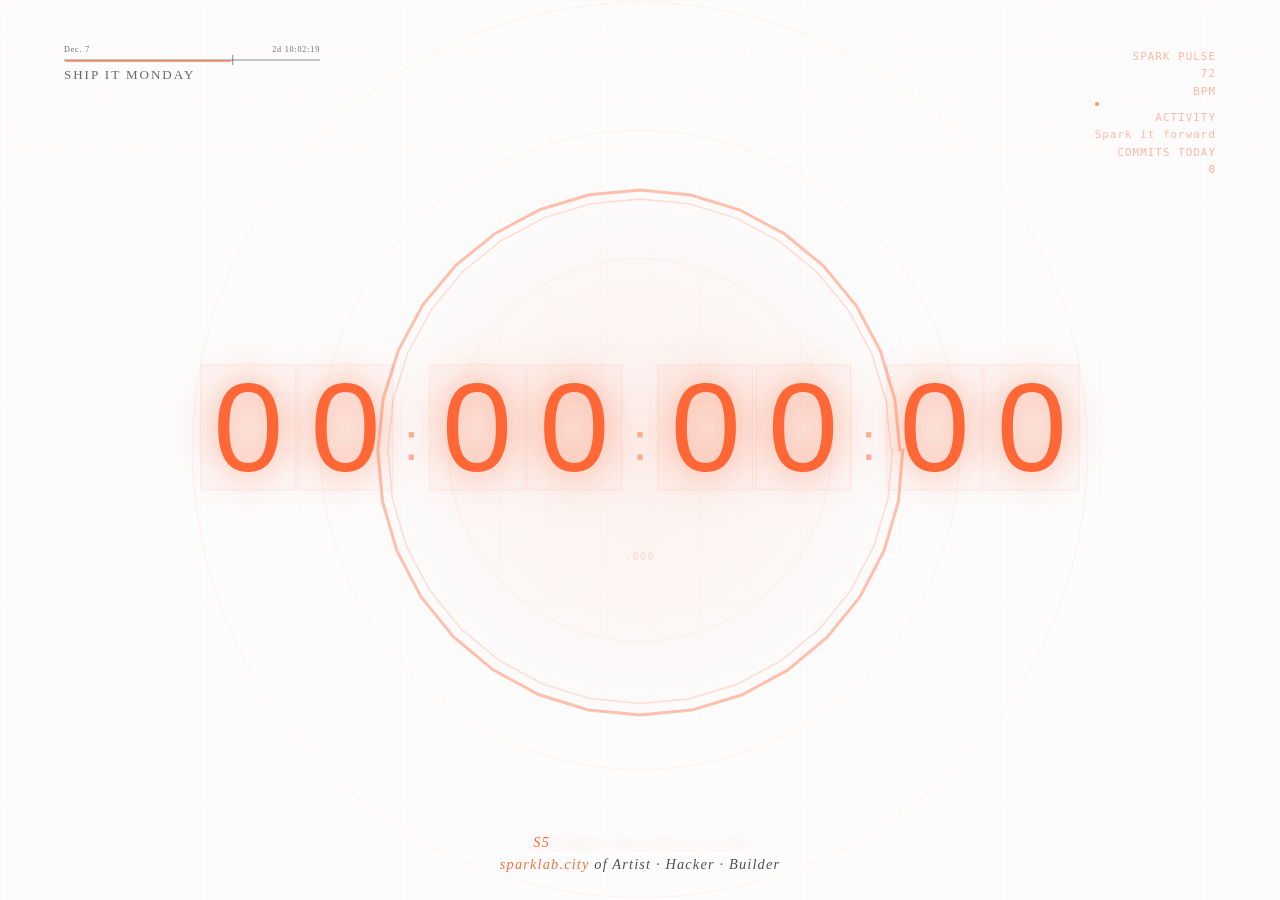
<file: app/src/main/assets/index.html>
<!DOCTYPE html>
<html lang="zh-CN">
<head>
    <meta charset="UTF-8">
    <meta name="viewport" content="width=device-width, initial-scale=1.0">
    <title>S5 Residency Countdown | Spark Lab</title>
    <style>

        @font-face {
            font-family: 'Fira Code';
            font-weight: 100 700;
            font-display: block;
            src: url('file:///android_asset/fonts/FiraCode.woff2') format('woff2');
        }
        @font-face {
            font-family: 'JetBrains Mono';
            font-weight: 100 700;
            font-display: block;
            src: url('file:///android_asset/fonts/FiraCode.woff2') format('woff2');
        }
        @font-face {
            font-family: 'Cinzel';
            font-weight: 400 700;
            font-display: block;
            src: url('file:///android_asset/fonts/Cinzel.woff2') format('woff2');
        }
        
        @font-face {
            font-family: 'Impact';
            src: local('Impact'), local('Impact MT');
        }
        
        :root {
            --main-color: #ff6737;
            --glow-intensity: 0.6;
        }
        
        * {
            margin: 0;
            padding: 0;
            box-sizing: border-box;
        }
        
        body {
            font-family: 'Fira Code', 'JetBrains Mono', monospace;
            background: #000000;
            color: #ffffff;
            overflow: hidden;
            position: relative;
            width: 100vw;
            height: 100vh;
            font-variant-numeric: slashed-zero;
            font-feature-settings: "zero" 1;
            transition: background 1s ease;
        }
        
        body.countdown-inactive {
            background: #ffffff;
        }

        /* 起止前后各 10s（共 20s 窗口）：每秒黑/白切换一次，短时过渡避免与 1s 淡入淡出糊在一起 */
        body.countdown-flicker {
            transition: background 0.05s linear, color 0.05s linear;
        }
        
        /* 背景层 - 代码雨效果 */
        #matrix-bg {
            position: absolute;
            top: 0;
            left: 0;
            width: 100%;
            height: 100%;
            opacity: 0.02;
            pointer-events: none;
        }
        
        /* 轨道系统 */
        .orbital-system {
            position: absolute;
            width: 100%;
            height: 100%;
            display: flex;
            align-items: center;
            justify-content: center;
            pointer-events: none;
        }
        
        .orbit {
            position: absolute;
            border: 1px solid rgba(255, 103, 55, 0.08);
            border-radius: 50%;
            animation: rotate 120s linear infinite;
        }
        
        .orbit:nth-child(1) {
            width: 30vw;
            height: 30vw;
            animation-duration: 90s;
        }
        
        .orbit:nth-child(2) {
            width: 50vw;
            height: 50vw;
            animation-duration: 120s;
            animation-direction: reverse;
        }
        
        .orbit:nth-child(3) {
            width: 70vw;
            height: 70vw;
            animation-duration: 180s;
        }
        
        @keyframes rotate {
            from { transform: rotate(0deg); }
            to { transform: rotate(360deg); }
        }
        
        /* 音频可视化波形环 - 更凝实的设计 */
        .audio-visualizer {
            position: absolute;
            top: 50%;
            left: 50%;
            transform: translate(-50%, -50%);
            width: 80vw;
            height: 80vw;
            max-width: 80vh;
            max-height: 80vh;
            pointer-events: none;
            z-index: 5;
        }
        
        .wave-circle {
            position: absolute;
            width: 100%;
            height: 100%;
            border: 3px solid rgba(255, 103, 55, 0.1);
            border-radius: 50%;
            opacity: 0;
            animation: wave-pulse 6s ease-out infinite;
        }
        
        .wave-circle:nth-child(2) {
            animation-delay: 1.5s;
            border-width: 2px;
        }
        
        .wave-circle:nth-child(3) {
            animation-delay: 3s;
            border-width: 1px;
        }
        
        @keyframes wave-pulse {
            0% {
                transform: scale(0.85);
                opacity: 0;
                border-color: rgba(255, 103, 55, 0.4);
            }
            20% {
                opacity: 0.8;
                border-color: rgba(255, 103, 55, 0.3);
            }
            100% {
                transform: scale(1.3);
                opacity: 0;
                border-color: rgba(255, 103, 55, 0);
            }
        }
        
        /* SVG波形路径 - 更厚实 */
        #waveform-svg {
            position: absolute;
            width: 100%;
            height: 100%;
            z-index: 6;
        }
        
        .waveform-path {
            fill: none;
            stroke: rgba(255, 103, 55, 0.4);
            stroke-width: 3;
            stroke-linecap: round;
            filter: none;
        }
        
        /* 主倒计时容器 */
        .countdown-container {
            position: absolute;
            top: 50%;
            left: 50%;
            transform: translate(-50%, -50%);
            z-index: 10;
            text-align: center;
        }
        
        /* 倒计时数字组 */
        .countdown-display {
            display: flex;
            gap: 0.4vw;
            justify-content: center;
            align-items: center;
            margin-bottom: 2vh;
        }
        
        /* 时间单元 */
        .time-unit {
            position: relative;
        }
        
        /* 数字样式 - 核心设计 */
        .digit-group {
            display: flex;
            gap: 0.1vw;
            position: relative;
        }
        
        .digit {
            width: 7.5vw;
            height: 14vh;
            position: relative;
            background: linear-gradient(135deg, rgba(255, 103, 55, 0.02), transparent);
            border: 0.5px solid rgba(255, 103, 55, 0.1);
            box-shadow: inset 0 0 20px rgba(255, 103, 55, 0.03);
            display: flex;
            align-items: center;
            justify-content: center;
            transition: all 0.8s cubic-bezier(0.4, 0, 0.2, 1);
        }
        
        .digit-value {
    font-size: 14vh;
            font-weight: normal;
            font-family: 'Impact', 'Arial Black', sans-serif;
            color: var(--main-color);
            text-shadow: 
                0 0 30px rgba(255, 103, 55, var(--glow-intensity)),
                0 0 60px rgba(255, 103, 55, 0.3);
            position: relative;
            z-index: 2;
            font-variant-numeric: slashed-zero;
            font-feature-settings: "zero" 1;
            transition: opacity 0.6s ease, color 0.5s ease;
        }
        
        /* 数字变化时的平滑过渡 */
        .digit.changing .digit-value {
            opacity: 0.7;
        }
        
        /* 移除脉动，保持稳定 */
        
        /* 分隔符 - 缓慢的呼吸感 */
        .separator {
            font-family: 'Impact', 'Arial Black', sans-serif;
            font-size: 6vh;
            color: rgba(255, 103, 55, 0.5);
            margin: 0 0.4vw;
            animation: blink 3s ease-in-out infinite;
        }
        
        @keyframes blink {
            0%, 100% { opacity: 0.8; }
            50% { opacity: 0.3; }
        }
        
        /* 时间标签 - 更清晰 */
        .time-label {
            font-size: 1.3vh;
            color: rgba(255, 255, 255, 0.25);
            text-transform: uppercase;
            letter-spacing: 0.25em;
            margin-top: 1.5vh;
            font-weight: 100;
            font-family: 'Fira Code', monospace;
        }
        
        /* 左上角进度条组件 - Community Dinner */
        .community-dinner-progress {
            position: absolute;
            top: 5vh;
            left: 5vw;
            z-index: 15;
            display: flex;
            flex-direction: column;
            gap: 0.6vh;
        }
        
        .community-dinner-date-row {
            display: flex;
            align-items: center;
            justify-content: space-between;
            width: 20vw;
        }
        
        .community-dinner-date {
            font-family: 'Cinzel', serif;
            font-size: 0.9vh;
            color: rgba(255, 255, 255, 0.4);
            letter-spacing: 0.1em;
            font-weight: 500;
        }
        
        .community-dinner-bar-container {
            position: relative;
            width: 20vw;
            height: 2px;
            border: 0.5px solid rgba(255, 103, 55, 0.15);
            background: rgba(255, 103, 55, 0.03);
            overflow: visible;
        }
        
        .community-dinner-bar-fill {
            position: absolute;
            top: 0;
            left: 0;
            height: 2px;
            background: rgba(200, 80, 40, 0.7);
            transition: width 1s ease;
            min-width: 0;
        }
        
        .community-dinner-progress-marker {
            position: absolute;
            top: 50%;
            left: 0; /* 初始位置 */
            transform: translate(-50%, -50%);
            width: 1.5px;
            height: 10px;
            background: rgba(255, 255, 255, 0.4);
            z-index: 2;
        }
        
        .community-dinner-label {
            font-family: 'Cinzel', serif;
            font-size: 1.45vh;
            color: rgba(255, 255, 255, 0.4);
            letter-spacing: 0.15em;
            text-transform: uppercase;
            font-weight: 500;
        }
        
        .community-dinner-countdown {
            font-family: 'Cinzel', serif;
            font-size: 0.9vh;
            color: rgba(255, 255, 255, 0.4);
            letter-spacing: 0.1em;
            font-weight: 500;
        }
        
        /* 进度条 - 更低调 */
        .progress-bar {
            position: absolute;
            bottom: 5vh;
            left: 50%;
            transform: translateX(-50%);
            width: 60vw;
            height: 0.5px;
            background: rgba(255, 103, 55, 0.05);
            display: none; /* 隐藏底部橙色直线 */
        }
        
        .progress-fill {
            height: 100%;
            background: rgba(255, 103, 55, 0.3);
            transition: width 1s linear;
        }
        
        /* 底部标语 */
        .bottom-tagline {
            position: absolute;
            bottom: 2.5vh;
            left: 50%;
            transform: translateX(-50%);
            font-family: Georgia, serif;
            font-style: italic;
            font-size: 1.6vh;
            color: rgba(255, 255, 255, 0.35);
            letter-spacing: 0.08em;
            white-space: nowrap;
            text-shadow: 0 0 10px rgba(255, 103, 55, 0.2);
            padding: 0.5vh 2vw;
        }
        
        .bottom-tagline .sparklab-city {
            color: var(--main-color);
            text-shadow: 0 0 10px rgba(255, 103, 55, 0.4);
        }

        body.countdown-inactive .bottom-tagline:not(.completion-message) {
            color: rgba(0, 0, 0, 0.68);
            text-shadow: none;
        }

        body.countdown-inactive .bottom-tagline:not(.completion-message) .sparklab-city {
            color: #ed743d;
            text-shadow: none;
        }

        /* 白底（未开始/已结束）：左上角 Ship it Monday 组件反色对比 */
        body.countdown-inactive .community-dinner-date,
        body.countdown-inactive .community-dinner-label,
        body.countdown-inactive .community-dinner-countdown {
            color: rgba(0, 0, 0, 0.58);
            font-weight: 500;
        }

        body.countdown-inactive .community-dinner-bar-container {
            border-color: rgba(0, 0, 0, 0.18);
            background: rgba(0, 0, 0, 0.05);
        }

        body.countdown-inactive .community-dinner-bar-fill {
            background: rgba(255, 103, 55, 0.6);
        }

        body.countdown-inactive .community-dinner-progress-marker {
            background: rgba(0, 0, 0, 0.45);
        }

        /* 白底：右上角字重微增；同原橙色系略提亮度便于白底阅读 */
        body.countdown-inactive .vitals-indicator {
            color: rgba(255, 103, 55, 0.45);
            font-weight: 400;
        }

        body.countdown-inactive .vitals-indicator .glitch-text {
            color: rgba(255, 103, 55, 0.52);
        }

        body.countdown-inactive .vitals-indicator .pulse-dot {
            background: rgba(255, 103, 55, 0.72);
        }
        
        .completion-message {
            bottom: 5vh;
            display: none;
        }
        
        .completion-message .highlight {
            color: var(--main-color);
        }
        
        /* 火花粒子容器 */
        #particles {
            position: absolute;
            width: 100%;
            height: 100%;
            pointer-events: none;
        }
        
        .particle {
            position: absolute;
            width: 3px;
            height: 3px;
            background: rgba(255, 103, 55, 0.6);
            border-radius: 50%;
            pointer-events: none;
            animation: float 15s ease-out forwards;
            filter: blur(0.5px);
        }
        
        @keyframes float {
            0% {
                opacity: 0;
                transform: translate(0, 0) scale(0);
            }
            10% {
                opacity: 1;
                transform: translate(0, 0) scale(1);
            }
            100% {
                opacity: 0;
                transform: translate(var(--tx), var(--ty)) scale(0.5);
            }
        }
        
        /* 呼吸光晕 - 更缓慢的节奏 */
        .glow-orb {
            position: absolute;
            top: 50%;
            left: 50%;
            transform: translate(-50%, -50%);
            width: 45vw;
            height: 45vw;
            background: radial-gradient(circle, rgba(255, 103, 55, 0.08), transparent 70%);
            animation: breathe 6s ease-in-out infinite;
            pointer-events: none;
            z-index: 1;
        }
        
        @keyframes breathe {
            0%, 100% {
                transform: translate(-50%, -50%) scale(0.95);
                opacity: 0.4;
            }
            50% {
                transform: translate(-50%, -50%) scale(1.05);
                opacity: 0.7;
            }
        }
        
        /* Grid 网格背景 - 缓慢移动 */
        .grid-bg {
            position: absolute;
            width: 100%;
            height: 100%;
            background-image: 
                linear-gradient(rgba(255, 103, 55, 0.02) 1px, transparent 1px),
                linear-gradient(90deg, rgba(255, 103, 55, 0.02) 1px, transparent 1px);
            background-size: 50px 50px;
            animation: grid-move 30s linear infinite;
        }
        
        @keyframes grid-move {
            0% { transform: translate(0, 0); }
            100% { transform: translate(50px, 50px); }
        }
        
        /* 毫秒显示 - 稍微亮一点 */
        .milliseconds {
            position: absolute;
            bottom: -3vh;
            left: 50%;
            transform: translateX(-50%);
            font-size: 1.2vh;
            color: rgba(255, 103, 55, 0.2);
            font-weight: 100;
            letter-spacing: 0.1em;
        }
        
        /* 生命体征指示器 - 稍微亮一点 */
        .vitals-indicator {
            position: absolute;
            top: 5vh;
            right: 5vw;
            font-size: 1.2vh;
            color: rgba(255, 103, 55, 0.35);
            text-align: right;
            font-weight: 400;
            letter-spacing: 0.1em;
        }
        
        .vitals-indicator span {
            display: block;
            margin: 0.5vh 0;
        }
        
        .pulse-dot {
            display: inline-block;
            width: 4px;
            height: 4px;
            background: rgba(255, 103, 55, 0.6);
            border-radius: 50%;
            margin-left: 5px;
            animation: pulse-dot 2s ease-in-out infinite;
        }
        
        @keyframes pulse-dot {
            0%, 100% { opacity: 0.3; }
            50% { opacity: 0.7; }
        }
        
        /* Glitch效果 for commits */
        .glitch-text {
            position: relative;
            display: inline-block;
            color: rgba(255, 103, 55, 0.4);
        }
        
        .glitch-text.glitching {
            animation: glitch-flicker 0.3s ease;
        }
        
        @keyframes glitch-flicker {
            0%, 100% { 
                opacity: 1;
                transform: translateX(0);
            }
            20% { 
                opacity: 0.8;
                transform: translateX(-1px);
            }
            40% { 
                opacity: 0.6;
                transform: translateX(1px);
            }
            60% { 
                opacity: 0.9;
                transform: translateX(-0.5px);
            }
        }
        
        /* 21:00 仪式效果 - 更内敛 */
        .ritual-overlay {
            position: fixed;
            top: 0;
            left: 0;
            width: 100%;
            height: 100%;
            background: radial-gradient(circle, transparent, rgba(255, 103, 55, 0.1));
            opacity: 0;
            pointer-events: none;
            z-index: 20;
        }
        
        .ritual-overlay.active {
            animation: ritual-pulse 12s ease-out;
        }
        
        @keyframes ritual-pulse {
            0% { opacity: 0; }
            10% { opacity: 0.8; }
            100% { opacity: 0; }
        }
        
        .ritual-message {
            position: fixed;
            top: 50%;
            left: 50%;
            transform: translate(-50%, -50%);
            font-size: 1.8vh;
            color: rgba(255, 103, 55, 0.8);
            text-transform: uppercase;
            letter-spacing: 0.8em;
            opacity: 0;
            z-index: 21;
            font-weight: 100;
        }
        
        .ritual-message.active {
            animation: ritual-text 12s ease-out;
        }
        
        @keyframes ritual-text {
            0%, 100% { 
                opacity: 0;
                transform: translate(-50%, -50%) scale(0.9);
            }
            50% { 
                opacity: 1;
                transform: translate(-50%, -50%) scale(1);
            }
        }
        
        
        /* 响应式调整 */
        @media (max-width: 768px) {
            .digit {
                width: 12vw;
                height: 10vh;
            }
            .digit-value {
                font-size: 6vh;
            }
            .separator {
                font-size: 4vh;
                margin: 0 0.3vw;
            }
            .countdown-display {
                gap: 0.3vw;
            }
            .audio-visualizer {
                width: 95vw;
                height: 95vw;
            }
            .bottom-tagline {
                font-size: 1vh;
                padding: 0.3vh 1vw;
            }
        }
    </style>
</head>
<body>
    
    <!-- 网格背景 -->
    <div class="grid-bg"></div>
    
    <!-- 代码雨背景 -->
    <canvas id="matrix-bg"></canvas>
    
    <!-- 轨道系统 -->
    <div class="orbital-system">
        <div class="orbit"></div>
        <div class="orbit"></div>
        <div class="orbit"></div>
    </div>
    
    <!-- 呼吸光晕 -->
    <div class="glow-orb"></div>
    
    <!-- 音频可视化 -->
    <div class="audio-visualizer">
        <div class="wave-circle"></div>
        <div class="wave-circle"></div>
        <div class="wave-circle"></div>
        <svg id="waveform-svg">
            <path class="waveform-path" id="waveform"></path>
            <path class="waveform-path" id="waveform-inner" style="stroke: rgba(255, 103, 55, 0.2); stroke-width: 1.5;"></path>
        </svg>
    </div>
    
    <!-- 火花粒子 -->
    <div id="particles"></div>
    
    <!-- 主倒计时 -->
    <div class="countdown-container">
        <div class="countdown-display">
            <!-- 天数 -->
            <div class="time-unit">
                <div class="digit-group">
                    <div class="digit">
                        <span class="digit-value" id="days-tens">0</span>
                    </div>
                    <div class="digit">
                        <span class="digit-value" id="days-ones">0</span>
                    </div>
                </div>
                <div class="time-label">DAYS</div>
            </div>
            
            <span class="separator">:</span>
            
            <!-- 小时 -->
            <div class="time-unit">
                <div class="digit-group">
                    <div class="digit">
                        <span class="digit-value" id="hours-tens">0</span>
                    </div>
                    <div class="digit">
                        <span class="digit-value" id="hours-ones">0</span>
                    </div>
                </div>
                <div class="time-label">HOURS</div>
            </div>
            
            <span class="separator">:</span>
            
            <!-- 分钟 -->
            <div class="time-unit">
                <div class="digit-group">
                    <div class="digit">
                        <span class="digit-value" id="minutes-tens">0</span>
                    </div>
                    <div class="digit">
                        <span class="digit-value" id="minutes-ones">0</span>
                    </div>
                </div>
                <div class="time-label">MINUTES</div>
            </div>
            
            <span class="separator">:</span>
            
            <!-- 秒数 -->
            <div class="time-unit">
                <div class="digit-group">
                    <div class="digit">
                        <span class="digit-value" id="seconds-tens">0</span>
                    </div>
                    <div class="digit">
                        <span class="digit-value" id="seconds-ones">0</span>
                    </div>
                </div>
                <div class="time-label">SECONDS</div>
            </div>
        </div>
        
        <!-- 毫秒显示 -->
        <div class="milliseconds" id="milliseconds">.000</div>
    </div>
    
    <!-- 进度条 -->
    <div class="progress-bar">
        <div class="progress-fill" id="progress"></div>
    </div>
    
    <!-- 底部标语 -->
    <div class="bottom-tagline completion-message" id="completionMessage">
        <span class="highlight">S5</span> <span class="muted">Chapter has come to an end</span>
    </div>
    <!-- 常驻标语：文案固定，仅随 body 黑/白主题改色；脚本永不改此节点内容；终态只显示上方 #completionMessage -->
    <div class="bottom-tagline" id="residencyTagline">
        <span class="sparklab-city">sparklab.city</span> of Artist · Hacker · Builder
    </div>
    
    <!-- 左上角进度条组件 - Community Dinner -->
    <div class="community-dinner-progress">
        <div class="community-dinner-date-row">
            <div class="community-dinner-date" id="communityDinnerDate"></div>
            <div class="community-dinner-countdown" id="communityDinnerCountdown"></div>
        </div>
        <div class="community-dinner-bar-container">
            <div class="community-dinner-bar-fill" id="communityDinnerProgress"></div>
            <div class="community-dinner-progress-marker" id="communityDinnerMarker"></div>
        </div>
        <div class="community-dinner-label">Ship it Monday</div>
    </div>
    
    <!-- 生命体征 -->
    <div class="vitals-indicator">
        <span>SPARK PULSE <span id="heartRate">72</span> BPM<span class="pulse-dot"></span></span>
        <span>ACTIVITY <span id="activity">NORMAL</span></span>
        <span>COMMITS TODAY <span id="commits" class="glitch-text">0</span></span>
    </div>
    
    <!-- 21:00 仪式覆盖层 -->
    <div class="ritual-overlay" id="ritualOverlay"></div>
    <div class="ritual-message" id="ritualMessage">KEEP BUILDING</div>
    
    <script>
        // === 时间锚点：硬编码 UTC 时间戳，无需任何 ISO 解析或 locale 支持 ===
        // 2026-04-26 12:00 Shanghai (UTC+8) = 2026-04-26 04:00 UTC
        const START_TS = 1777176000000;
        // 2026-06-07 12:00 Shanghai (UTC+8) = 2026-06-07 04:00 UTC
        const END_TS   = 1780804800000;
        const MS_PER_DAY = 86400000;

        const CONFIG = {
            sparkWords: ['BUILD', 'CREATE', 'SPARK', 'LEGACY', 'ITERATE', 'SHIP', 'SCALE', 'DREAM'],
            matrixSpeed: 50,
            ritualHour: 21,
            ritualMessages: [
                'KEEP BUILDING', 'STAY CURIOUS', 'TRUST THE PROCESS',
                'EMBRACE CHAOS', 'FIND YOUR SPARK', 'BUILD TO THINK', 'SHIP FAST', 'STAY HUNGRY'
            ],
            particleInterval: 8000
        };

        let countdownFinished = false;

        // === UTC+8 工具函数：纯算术，不依赖 Intl / toLocaleString ===
        function getShanghaiParts(tsMs) {
            const s = new Date(tsMs + 8 * 3600000);
            return {
                year:    s.getUTCFullYear(),
                month:   s.getUTCMonth() + 1,
                day:     s.getUTCDate(),
                hour:    s.getUTCHours(),
                minute:  s.getUTCMinutes(),
                second:  s.getUTCSeconds(),
                weekday: s.getUTCDay()
            };
        }

        function pad2(n) { return n < 10 ? '0' + n : '' + n; }
        function pad3(n) { const s = '' + n; return s.length >= 3 ? s : ('000' + s).slice(-3); }

        // === DOM 缓存：启动时一次性查询，之后直接用引用 ===
        const domCache = {};
        const digitIds = ['days-tens','days-ones','hours-tens','hours-ones','minutes-tens','minutes-ones','seconds-tens','seconds-ones'];
        function cacheDom() {
            digitIds.forEach(function(id) { domCache[id] = document.getElementById(id); });
            domCache.milliseconds  = document.getElementById('milliseconds');
            domCache.progress      = document.getElementById('progress');
            domCache.completionMsg = document.getElementById('completionMessage');
            domCache.heartRate     = document.getElementById('heartRate');
            domCache.commits       = document.getElementById('commits');
            domCache.matrixCanvas  = document.getElementById('matrix-bg');
            domCache.waveformSvg   = document.getElementById('waveform-svg');
            domCache.waveformPath  = document.getElementById('waveform');
            domCache.waveformInner = document.getElementById('waveform-inner');
            domCache.particles     = document.getElementById('particles');
            domCache.ritualOverlay = document.getElementById('ritualOverlay');
            domCache.ritualMessage = document.getElementById('ritualMessage');
            domCache.activity      = document.getElementById('activity');
            domCache.cdProgress    = document.getElementById('communityDinnerProgress');
            domCache.cdMarker      = document.getElementById('communityDinnerMarker');
            domCache.cdDate        = document.getElementById('communityDinnerDate');
            domCache.cdCountdown   = document.getElementById('communityDinnerCountdown');
        }

        // 脏检查：只在值真正变化时才写 DOM
        const prevDigits = {};
        function setDigit(id, v) {
            if (prevDigits[id] !== v) {
                prevDigits[id] = v;
                if (domCache[id]) domCache[id].textContent = v;
            }
        }
        function setEl(id, v) {
            if (domCache[id]) domCache[id].textContent = v;
        }

        // === Matrix 代码雨：100ms 间隔（10fps），降低 canvas 重绘压力 ===
        function initMatrix() {
            const canvas = domCache.matrixCanvas;
            const ctx = canvas.getContext('2d');
            canvas.width = window.innerWidth;
            canvas.height = window.innerHeight;
            const matrix = CONFIG.sparkWords.join('').split('');
            const fontSize = 14;
            const drops = Array(Math.floor(canvas.width / fontSize)).fill(1);
            setInterval(function() {
                ctx.fillStyle = 'rgba(0, 0, 0, 0.04)';  // 更大透明度让旧字更快消，补偿低帧率
                ctx.fillRect(0, 0, canvas.width, canvas.height);
                ctx.fillStyle = 'rgba(255, 103, 55, 0.8)';
                ctx.font = fontSize + 'px Fira Code';
                for (let i = 0; i < drops.length; i++) {
                    ctx.fillText(matrix[Math.floor(Math.random() * matrix.length)], i * fontSize, drops[i] * fontSize);
                    if (drops[i] * fontSize > canvas.height && Math.random() > 0.985) drops[i] = 0;
                    drops[i]++;
                }
            }, 100);
        }

        // === 波形：32 点（原 64），Array.join 替代字符串拼接，throttle 到 ~24fps ===
        const WAVE_POINTS = 32;
        const waveAngles = [];
        for (let i = 0; i <= WAVE_POINTS; i++) waveAngles.push((i / WAVE_POINTS) * Math.PI * 2);

        let lastWaveTime = 0;
        function updateWaveform(ts) {
            requestAnimationFrame(updateWaveform);
            if (ts - lastWaveTime < 42) return;  // ~24fps
            lastWaveTime = ts;

            const svg = domCache.waveformSvg;
            const width = svg.clientWidth, height = svg.clientHeight;
            const cx = width / 2, cy = height / 2;
            const radius = Math.min(width, height) * 0.35;
            const time = ts * 0.0003;
            const pd = [], ipd = [];
            for (let i = 0; i <= WAVE_POINTS; i++) {
                const angle = waveAngles[i];
                let wh = 8 + Math.sin(time + i * 0.1) * 4 + Math.sin(time * 2 + i * 0.2) * 2;
                if (Math.sin(time * 0.5) > 0.8) wh += Math.sin(time * 4 + i * 0.4) * 6;
                const r = radius + wh;
                pd.push((i === 0 ? 'M' : 'L') + (cx + Math.cos(angle) * r).toFixed(1) + ' ' + (cy + Math.sin(angle) * r).toFixed(1));
                const ir = radius - 5 + wh * 0.5;
                ipd.push((i === 0 ? 'M' : 'L') + (cx + Math.cos(angle) * ir).toFixed(1) + ' ' + (cy + Math.sin(angle) * ir).toFixed(1));
            }
            domCache.waveformPath.setAttribute('d', pd.join(' ') + ' Z');
            domCache.waveformInner.setAttribute('d', ipd.join(' ') + ' Z');
        }

        // === 粒子 ===
        function createParticle() {
            const p = document.createElement('div');
            p.className = 'particle';
            p.style.left = (window.innerWidth / 2 + (Math.random() - 0.5) * 300) + 'px';
            p.style.top  = (window.innerHeight / 2 + (Math.random() - 0.5) * 300) + 'px';
            p.style.setProperty('--tx', ((Math.random() - 0.5) * 200) + 'px');
            p.style.setProperty('--ty', (-Math.random() * 150 - 50) + 'px');
            domCache.particles.appendChild(p);
            setTimeout(function() { p.remove(); }, 15000);
        }

        // === 仪式 ===
        function triggerRitual() {
            const overlay = domCache.ritualOverlay;
            const message = domCache.ritualMessage;
            if (!overlay || !message) return;
            message.textContent = CONFIG.ritualMessages[Math.floor(Math.random() * CONFIG.ritualMessages.length)];
            overlay.classList.add('active');
            message.classList.add('active');
            for (let i = 0; i < 20; i++) setTimeout(createParticle, i * 100);
            setTimeout(function() {
                overlay.classList.remove('active');
                message.classList.remove('active');
            }, 12000);
        }

        // === 打字机 ===
        let typewriterState = {
            currentText: 'Spark it forward', fullText: 'Spark it forward',
            isDeleting: false, isRotating: false, rotateIndex: 0, typewriterTimeout: null
        };
        const rotateWords = ['Stealth', 'Speed', 'Subtraction', 'Synergy'];
        function updateTypewriterEffect() {
            const el = domCache.activity;
            if (!el) return;
            if (typewriterState.typewriterTimeout) clearTimeout(typewriterState.typewriterTimeout);
            if (typewriterState.isRotating) {
                if (typewriterState.rotateIndex < rotateWords.length) {
                    el.textContent = rotateWords[typewriterState.rotateIndex++];
                    typewriterState.typewriterTimeout = setTimeout(updateTypewriterEffect, 1500);
                } else {
                    typewriterState.isRotating = false; typewriterState.rotateIndex = 0; typewriterState.isDeleting = false;
                    updateTypewriterEffect();
                }
            } else if (!typewriterState.isDeleting) {
                el.textContent = typewriterState.currentText = typewriterState.fullText;
                typewriterState.typewriterTimeout = setTimeout(function() { typewriterState.isDeleting = true; updateTypewriterEffect(); }, 2000);
            } else {
                if (typewriterState.currentText.length > 5) {
                    el.textContent = typewriterState.currentText = typewriterState.currentText.slice(0, -1);
                    typewriterState.typewriterTimeout = setTimeout(updateTypewriterEffect, 80);
                } else {
                    typewriterState.isDeleting = false; typewriterState.isRotating = true; typewriterState.rotateIndex = 0;
                    typewriterState.typewriterTimeout = setTimeout(updateTypewriterEffect, 1000);
                }
            }
        }

        // === 生命体征 ===
        function updateVitals() {
            if (domCache.heartRate) domCache.heartRate.textContent = 60 + Math.floor(Math.random() * 30);
            const ce = domCache.commits;
            if (ce) {
                if (Math.random() > 0.95) ce.textContent = (parseInt(ce.textContent, 10) || 0) + 1;
                if (Math.random() > 0.8) { ce.classList.add('glitching'); setTimeout(function() { ce.classList.remove('glitching'); }, 300); }
            }
        }

        // === Ship it Monday 进度（纯 UTC+8 算术）===
        function getMonday1830UTC(now) {
            const todayMidSh = Math.floor((now + 8 * 3600000) / MS_PER_DAY) * MS_PER_DAY - 8 * 3600000;
            const dow = new Date(todayMidSh + 8 * 3600000).getUTCDay(); // 0=Sun
            const daysSinceMon = (dow + 6) % 7;
            return todayMidSh - daysSinceMon * MS_PER_DAY + (18 * 60 + 30) * 60000;
        }

        function updateShipItMonday() {
            try {
                const now = Date.now();
                let wStart = getMonday1830UTC(now);
                if (now < wStart) wStart -= 7 * MS_PER_DAY;
                const wEnd = wStart + 7 * MS_PER_DAY;
                const pct = Math.min(100, Math.max(0, (now - wStart) / (7 * MS_PER_DAY) * 100));
                const rem = Math.max(0, wEnd - now);
                const cont = domCache.cdProgress ? domCache.cdProgress.parentElement : null;
                if (domCache.cdProgress) domCache.cdProgress.style.width = pct + '%';
                if (domCache.cdMarker && cont) domCache.cdMarker.style.left = (cont.offsetWidth * pct / 100) + 'px';
                if (domCache.cdDate) {
                    const sp = getShanghaiParts(wEnd);
                    const mo = ['Jan.','Feb.','Mar.','Apr.','May','Jun.','Jul.','Aug.','Sep.','Oct.','Nov.','Dec.'];
                    domCache.cdDate.textContent = mo[sp.month - 1] + ' ' + sp.day;
                }
                if (domCache.cdCountdown) {
                    const d = Math.floor(rem / MS_PER_DAY);
                    const h = Math.floor((rem % MS_PER_DAY) / 3600000);
                    const m = Math.floor((rem % 3600000) / 60000);
                    const s = Math.floor((rem % 60000) / 1000);
                    domCache.cdCountdown.textContent = d > 0 ? d + 'd ' + pad2(h) + ':' + pad2(m) + ':' + pad2(s) : pad2(h) + ':' + pad2(m) + ':' + pad2(s);
                }
            } catch (e) {}
        }

        // === 主倒计时：直接同步更新 DOM，全局 try-catch ===
        function updateCountdown() {
            try {
                const now = Date.now();
                const remaining = END_TS - now;
                const elapsed   = now - START_TS;
                const total     = END_TS - START_TS;
                const isOutside = now < START_TS || now >= END_TS;
                const FLICKER   = 10000;
                const inFlicker = Math.abs(now - START_TS) <= FLICKER || Math.abs(now - END_TS) <= FLICKER;

                if (inFlicker) {
                    document.body.classList.add('countdown-flicker');
                    document.body.classList.toggle('countdown-inactive', Math.floor(now / 1000) % 2 === 0);
                } else {
                    document.body.classList.remove('countdown-flicker');
                    document.body.classList.toggle('countdown-inactive', isOutside);
                }

                if (remaining <= 0) {
                    if (!countdownFinished) {
                        digitIds.forEach(function(id) { setDigit(id, '0'); });
                        if (domCache.milliseconds) domCache.milliseconds.textContent = '.000';
                        if (domCache.progress) domCache.progress.style.width = '100%';
                        if (domCache.completionMsg) domCache.completionMsg.style.display = 'block';
                        countdownFinished = true;
                    }
                    return;
                }

                const hoursLeft = remaining / 3600000;
                if (hoursLeft <= 24) {
                    document.documentElement.style.setProperty('--glow-intensity', '0.8');
                    if (hoursLeft <= 1) document.documentElement.style.setProperty('--main-color', '#ff4520');
                }

                const days    = Math.floor(remaining / MS_PER_DAY);
                const hours   = Math.floor((remaining % MS_PER_DAY) / 3600000);
                const minutes = Math.floor((remaining % 3600000) / 60000);
                const seconds = Math.floor((remaining % 60000) / 1000);
                const millis  = remaining % 1000;

                // 脏检查：只在值变化时才写 DOM
                setDigit('days-tens',    Math.floor(days / 10));
                setDigit('days-ones',    days % 10);
                setDigit('hours-tens',   Math.floor(hours / 10));
                setDigit('hours-ones',   hours % 10);
                setDigit('minutes-tens', Math.floor(minutes / 10));
                setDigit('minutes-ones', minutes % 10);
                setDigit('seconds-tens', Math.floor(seconds / 10));
                setDigit('seconds-ones', seconds % 10);
                if (domCache.milliseconds) domCache.milliseconds.textContent = '.' + pad3(Math.floor(millis / 10) * 10);

                const pct = total > 0 ? Math.min(100, Math.max(0, elapsed / total * 100)) : 0;
                if (domCache.progress) domCache.progress.style.width = pct + '%';

                if (minutes === 0 && seconds === 0 && millis < 200) {
                    for (let i = 0; i < 5; i++) setTimeout(createParticle, i * 200);
                }

                const sp = getShanghaiParts(now);
                if (sp.hour === CONFIG.ritualHour && sp.minute === 0 && sp.second < 2) triggerRitual();

            } catch (e) {
                // 任何错误都不能杀死倒计时循环
            }
        }

        // === 窗口缩放 ===
        window.addEventListener('resize', function() {
            if (domCache.matrixCanvas) {
                domCache.matrixCanvas.width = window.innerWidth;
                domCache.matrixCanvas.height = window.innerHeight;
            }
        });

        // === 启动 ===
        cacheDom();
        initMatrix();
        requestAnimationFrame(updateWaveform);
        setInterval(createParticle, CONFIG.particleInterval);  // 8s 一颗粒子
        setInterval(updateCountdown, 100);
        setInterval(updateVitals, 3000);
        setInterval(updateShipItMonday, 1000);
        updateShipItMonday();
        updateTypewriterEffect();
        updateCountdown();

        document.addEventListener('keydown', function(e) {
            if (e.code === 'Space') { e.preventDefault(); triggerRitual(); }
        });
    </script>
</body>
</html>
</file>
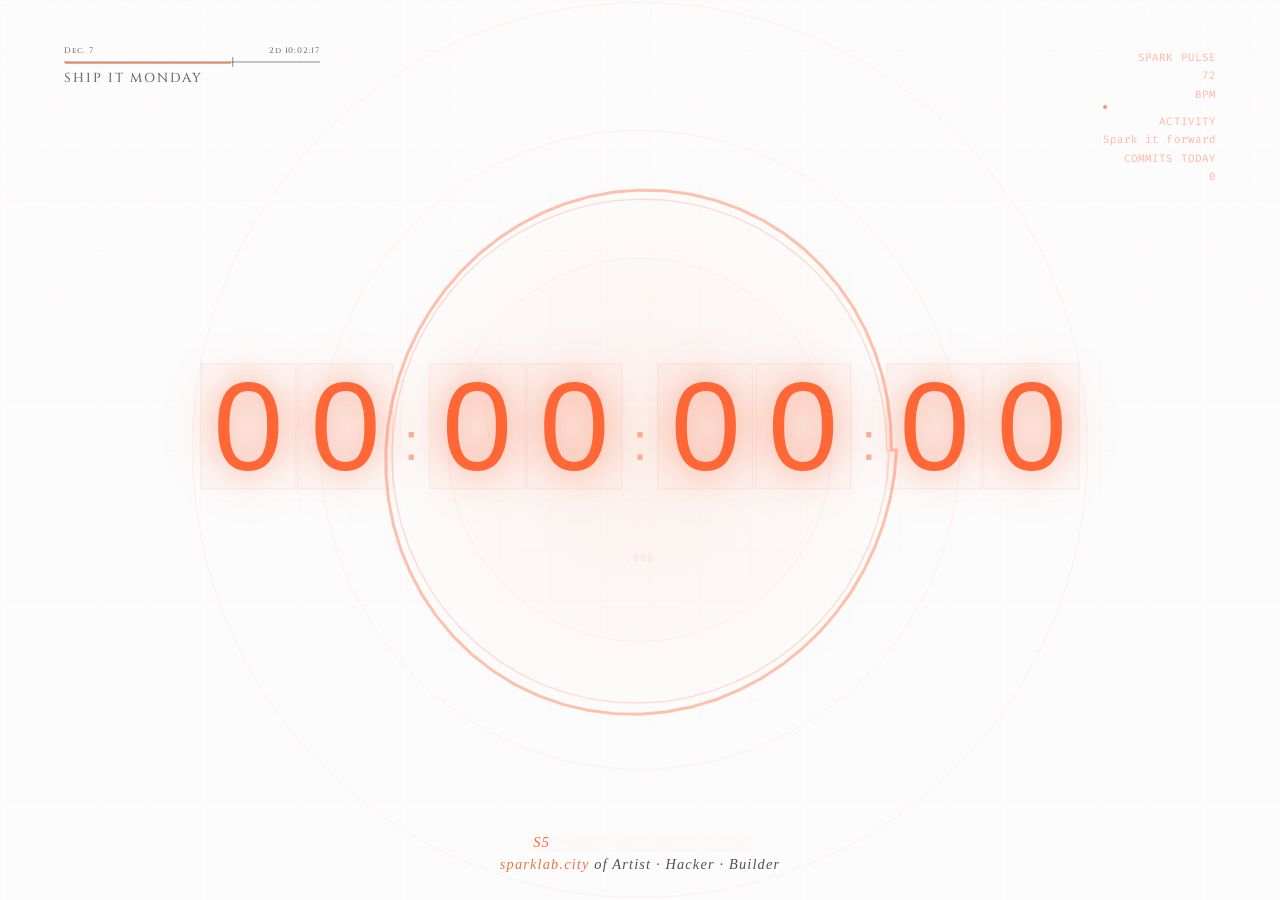
<file: S5-Residency-Countdown.html>
<!DOCTYPE html>
<html lang="zh-CN">
<head>
    <meta charset="UTF-8">
    <meta name="viewport" content="width=device-width, initial-scale=1.0">
    <title>S5 Residency Countdown | Spark Lab</title>
    <style>
        @import url('https://fonts.googleapis.com/css2?family=JetBrains+Mono:wght@100;200;400;700&display=swap');
        @import url('https://fonts.googleapis.com/css2?family=Fira+Code:wght@300;400&display=swap');
        @import url('https://fonts.googleapis.com/css2?family=Cinzel:wght@400;500;600&display=swap');
        
        @font-face {
            font-family: 'Impact';
            src: local('Impact'), local('Impact MT');
        }
        
        :root {
            --main-color: #ff6737;
            --glow-intensity: 0.6;
        }
        
        * {
            margin: 0;
            padding: 0;
            box-sizing: border-box;
        }
        
        body {
            font-family: 'Fira Code', 'JetBrains Mono', monospace;
            background: #000000;
            color: #ffffff;
            overflow: hidden;
            position: relative;
            width: 100vw;
            height: 100vh;
            cursor: none;
            font-variant-numeric: slashed-zero;
            font-feature-settings: "zero" 1;
            transition: background 1s ease;
        }
        
        body.countdown-inactive {
            background: #ffffff;
        }

        /* 起止前后各 10s（共 20s 窗口）：每秒黑/白切换一次，短时过渡避免与 1s 淡入淡出糊在一起 */
        body.countdown-flicker {
            transition: background 0.05s linear, color 0.05s linear;
        }
        
        /* 自定义光标 - 更柔和 */
        .cursor {
            width: 24px;
            height: 24px;
            border: 0.5px solid rgba(255, 103, 55, 0.3);
            border-radius: 50%;
            position: fixed;
            pointer-events: none;
            z-index: 9999;
            transition: transform 0.15s ease;
            mix-blend-mode: screen;
        }
        
        /* 背景层 - 代码雨效果 */
        #matrix-bg {
            position: absolute;
            top: 0;
            left: 0;
            width: 100%;
            height: 100%;
            opacity: 0.02;
            pointer-events: none;
        }
        
        /* 轨道系统 */
        .orbital-system {
            position: absolute;
            width: 100%;
            height: 100%;
            display: flex;
            align-items: center;
            justify-content: center;
            pointer-events: none;
        }
        
        .orbit {
            position: absolute;
            border: 1px solid rgba(255, 103, 55, 0.08);
            border-radius: 50%;
            animation: rotate 120s linear infinite;
        }
        
        .orbit:nth-child(1) {
            width: 30vw;
            height: 30vw;
            animation-duration: 90s;
        }
        
        .orbit:nth-child(2) {
            width: 50vw;
            height: 50vw;
            animation-duration: 120s;
            animation-direction: reverse;
        }
        
        .orbit:nth-child(3) {
            width: 70vw;
            height: 70vw;
            animation-duration: 180s;
        }
        
        @keyframes rotate {
            from { transform: rotate(0deg); }
            to { transform: rotate(360deg); }
        }
        
        /* 音频可视化波形环 - 更凝实的设计 */
        .audio-visualizer {
            position: absolute;
            top: 50%;
            left: 50%;
            transform: translate(-50%, -50%);
            width: 80vw;
            height: 80vw;
            max-width: 80vh;
            max-height: 80vh;
            pointer-events: none;
            z-index: 5;
        }
        
        .wave-circle {
            position: absolute;
            width: 100%;
            height: 100%;
            border: 3px solid rgba(255, 103, 55, 0.1);
            border-radius: 50%;
            opacity: 0;
            animation: wave-pulse 6s ease-out infinite;
        }
        
        .wave-circle:nth-child(2) {
            animation-delay: 1.5s;
            border-width: 2px;
        }
        
        .wave-circle:nth-child(3) {
            animation-delay: 3s;
            border-width: 1px;
        }
        
        @keyframes wave-pulse {
            0% {
                transform: scale(0.85);
                opacity: 0;
                border-color: rgba(255, 103, 55, 0.4);
            }
            20% {
                opacity: 0.8;
                border-color: rgba(255, 103, 55, 0.3);
            }
            100% {
                transform: scale(1.3);
                opacity: 0;
                border-color: rgba(255, 103, 55, 0);
            }
        }
        
        /* SVG波形路径 - 更厚实 */
        #waveform-svg {
            position: absolute;
            width: 100%;
            height: 100%;
            z-index: 6;
        }
        
        .waveform-path {
            fill: none;
            stroke: rgba(255, 103, 55, 0.4);
            stroke-width: 3;
            stroke-linecap: round;
            filter: none;
        }
        
        /* 主倒计时容器 */
        .countdown-container {
            position: absolute;
            top: 50%;
            left: 50%;
            transform: translate(-50%, -50%);
            z-index: 10;
            text-align: center;
        }
        
        /* 倒计时数字组 */
        .countdown-display {
            display: flex;
            gap: 0.4vw;
            justify-content: center;
            align-items: center;
            margin-bottom: 2vh;
        }
        
        /* 时间单元 */
        .time-unit {
            position: relative;
        }
        
        /* 数字样式 - 核心设计 */
        .digit-group {
            display: flex;
            gap: 0.1vw;
            position: relative;
        }
        
        .digit {
            width: 7.5vw;
            height: 14vh;
            position: relative;
            background: linear-gradient(135deg, rgba(255, 103, 55, 0.02), transparent);
            border: 0.5px solid rgba(255, 103, 55, 0.1);
            box-shadow: inset 0 0 20px rgba(255, 103, 55, 0.03);
            display: flex;
            align-items: center;
            justify-content: center;
            transition: all 0.8s cubic-bezier(0.4, 0, 0.2, 1);
        }
        
        .digit-value {
    font-size: 14vh;
            font-weight: normal;
            font-family: 'Impact', 'Arial Black', sans-serif;
            color: var(--main-color);
            text-shadow: 
                0 0 30px rgba(255, 103, 55, var(--glow-intensity)),
                0 0 60px rgba(255, 103, 55, 0.3);
            position: relative;
            z-index: 2;
            font-variant-numeric: slashed-zero;
            font-feature-settings: "zero" 1;
            transition: opacity 0.6s ease, color 0.5s ease;
        }
        
        /* 数字变化时的平滑过渡 */
        .digit.changing .digit-value {
            opacity: 0.7;
        }
        
        /* 移除脉动，保持稳定 */
        
        /* 分隔符 - 缓慢的呼吸感 */
        .separator {
            font-family: 'Impact', 'Arial Black', sans-serif;
            font-size: 6vh;
            color: rgba(255, 103, 55, 0.5);
            margin: 0 0.4vw;
            animation: blink 3s ease-in-out infinite;
        }
        
        @keyframes blink {
            0%, 100% { opacity: 0.8; }
            50% { opacity: 0.3; }
        }
        
        /* 时间标签 - 更清晰 */
        .time-label {
            font-size: 1.3vh;
            color: rgba(255, 255, 255, 0.25);
            text-transform: uppercase;
            letter-spacing: 0.25em;
            margin-top: 1.5vh;
            font-weight: 100;
            font-family: 'Fira Code', monospace;
        }
        
        /* 左上角进度条组件 - Community Dinner */
        .community-dinner-progress {
            position: absolute;
            top: 5vh;
            left: 5vw;
            z-index: 15;
            display: flex;
            flex-direction: column;
            gap: 0.6vh;
        }
        
        .community-dinner-date-row {
            display: flex;
            align-items: center;
            justify-content: space-between;
            width: 20vw;
        }
        
        .community-dinner-date {
            font-family: 'Cinzel', serif;
            font-size: 0.9vh;
            color: rgba(255, 255, 255, 0.4);
            letter-spacing: 0.1em;
            font-weight: 500;
        }
        
        .community-dinner-bar-container {
            position: relative;
            width: 20vw;
            height: 2px;
            border: 0.5px solid rgba(255, 103, 55, 0.15);
            background: rgba(255, 103, 55, 0.03);
            overflow: visible;
        }
        
        .community-dinner-bar-fill {
            position: absolute;
            top: 0;
            left: 0;
            height: 2px;
            background: rgba(200, 80, 40, 0.7);
            transition: width 1s ease;
            min-width: 0;
        }
        
        .community-dinner-progress-marker {
            position: absolute;
            top: 50%;
            left: 0; /* 初始位置 */
            transform: translate(-50%, -50%);
            width: 1.5px;
            height: 10px;
            background: rgba(255, 255, 255, 0.4);
            z-index: 2;
        }
        
        .community-dinner-label {
            font-family: 'Cinzel', serif;
            font-size: 1.45vh;
            color: rgba(255, 255, 255, 0.4);
            letter-spacing: 0.15em;
            text-transform: uppercase;
            font-weight: 500;
        }
        
        .community-dinner-countdown {
            font-family: 'Cinzel', serif;
            font-size: 0.9vh;
            color: rgba(255, 255, 255, 0.4);
            letter-spacing: 0.1em;
            font-weight: 500;
        }
        
        /* 进度条 - 更低调 */
        .progress-bar {
            position: absolute;
            bottom: 5vh;
            left: 50%;
            transform: translateX(-50%);
            width: 60vw;
            height: 0.5px;
            background: rgba(255, 103, 55, 0.05);
            display: none; /* 隐藏底部橙色直线 */
        }
        
        .progress-fill {
            height: 100%;
            background: rgba(255, 103, 55, 0.3);
            transition: width 1s linear;
        }
        
        /* 底部标语 */
        .bottom-tagline {
            position: absolute;
            bottom: 2.5vh;
            left: 50%;
            transform: translateX(-50%);
            font-family: Georgia, serif;
            font-style: italic;
            font-size: 1.6vh;
            color: rgba(255, 255, 255, 0.35);
            letter-spacing: 0.08em;
            white-space: nowrap;
            text-shadow: 0 0 10px rgba(255, 103, 55, 0.2);
            padding: 0.5vh 2vw;
        }
        
        .bottom-tagline .sparklab-city {
            color: var(--main-color);
            text-shadow: 0 0 10px rgba(255, 103, 55, 0.4);
        }

        body.countdown-inactive .bottom-tagline:not(.completion-message) {
            color: rgba(0, 0, 0, 0.68);
            text-shadow: none;
        }

        body.countdown-inactive .bottom-tagline:not(.completion-message) .sparklab-city {
            color: #ed743d;
            text-shadow: none;
        }

        /* 白底（未开始/已结束）：左上角 Ship it Monday 组件反色对比 */
        body.countdown-inactive .community-dinner-date,
        body.countdown-inactive .community-dinner-label,
        body.countdown-inactive .community-dinner-countdown {
            color: rgba(0, 0, 0, 0.58);
            font-weight: 500;
        }

        body.countdown-inactive .community-dinner-bar-container {
            border-color: rgba(0, 0, 0, 0.18);
            background: rgba(0, 0, 0, 0.05);
        }

        body.countdown-inactive .community-dinner-bar-fill {
            background: rgba(255, 103, 55, 0.6);
        }

        body.countdown-inactive .community-dinner-progress-marker {
            background: rgba(0, 0, 0, 0.45);
        }

        /* 白底：右上角字重微增；同原橙色系略提亮度便于白底阅读 */
        body.countdown-inactive .vitals-indicator {
            color: rgba(255, 103, 55, 0.45);
            font-weight: 400;
        }

        body.countdown-inactive .vitals-indicator .glitch-text {
            color: rgba(255, 103, 55, 0.52);
        }

        body.countdown-inactive .vitals-indicator .pulse-dot {
            background: rgba(255, 103, 55, 0.72);
        }
        
        .completion-message {
            bottom: 5vh;
            display: none;
        }
        
        .completion-message .highlight {
            color: var(--main-color);
        }
        
        /* 火花粒子容器 */
        #particles {
            position: absolute;
            width: 100%;
            height: 100%;
            pointer-events: none;
        }
        
        .particle {
            position: absolute;
            width: 3px;
            height: 3px;
            background: rgba(255, 103, 55, 0.6);
            border-radius: 50%;
            pointer-events: none;
            animation: float 15s ease-out forwards;
            filter: blur(0.5px);
        }
        
        @keyframes float {
            0% {
                opacity: 0;
                transform: translate(0, 0) scale(0);
            }
            10% {
                opacity: 1;
                transform: translate(0, 0) scale(1);
            }
            100% {
                opacity: 0;
                transform: translate(var(--tx), var(--ty)) scale(0.5);
            }
        }
        
        /* 呼吸光晕 - 更缓慢的节奏 */
        .glow-orb {
            position: absolute;
            top: 50%;
            left: 50%;
            transform: translate(-50%, -50%);
            width: 45vw;
            height: 45vw;
            background: radial-gradient(circle, rgba(255, 103, 55, 0.08), transparent 70%);
            animation: breathe 6s ease-in-out infinite;
            pointer-events: none;
            z-index: 1;
        }
        
        @keyframes breathe {
            0%, 100% {
                transform: translate(-50%, -50%) scale(0.95);
                opacity: 0.4;
            }
            50% {
                transform: translate(-50%, -50%) scale(1.05);
                opacity: 0.7;
            }
        }
        
        /* Grid 网格背景 - 缓慢移动 */
        .grid-bg {
            position: absolute;
            width: 100%;
            height: 100%;
            background-image: 
                linear-gradient(rgba(255, 103, 55, 0.02) 1px, transparent 1px),
                linear-gradient(90deg, rgba(255, 103, 55, 0.02) 1px, transparent 1px);
            background-size: 50px 50px;
            animation: grid-move 30s linear infinite;
        }
        
        @keyframes grid-move {
            0% { transform: translate(0, 0); }
            100% { transform: translate(50px, 50px); }
        }
        
        /* 毫秒显示 - 稍微亮一点 */
        .milliseconds {
            position: absolute;
            bottom: -3vh;
            left: 50%;
            transform: translateX(-50%);
            font-size: 1.2vh;
            color: rgba(255, 103, 55, 0.2);
            font-weight: 100;
            letter-spacing: 0.1em;
        }
        
        /* 生命体征指示器 - 稍微亮一点 */
        .vitals-indicator {
            position: absolute;
            top: 5vh;
            right: 5vw;
            font-size: 1.2vh;
            color: rgba(255, 103, 55, 0.35);
            text-align: right;
            font-weight: 400;
            letter-spacing: 0.1em;
        }
        
        .vitals-indicator span {
            display: block;
            margin: 0.5vh 0;
        }
        
        .pulse-dot {
            display: inline-block;
            width: 4px;
            height: 4px;
            background: rgba(255, 103, 55, 0.6);
            border-radius: 50%;
            margin-left: 5px;
            animation: pulse-dot 2s ease-in-out infinite;
        }
        
        @keyframes pulse-dot {
            0%, 100% { opacity: 0.3; }
            50% { opacity: 0.7; }
        }
        
        /* Glitch效果 for commits */
        .glitch-text {
            position: relative;
            display: inline-block;
            color: rgba(255, 103, 55, 0.4);
        }
        
        .glitch-text.glitching {
            animation: glitch-flicker 0.3s ease;
        }
        
        @keyframes glitch-flicker {
            0%, 100% { 
                opacity: 1;
                transform: translateX(0);
            }
            20% { 
                opacity: 0.8;
                transform: translateX(-1px);
            }
            40% { 
                opacity: 0.6;
                transform: translateX(1px);
            }
            60% { 
                opacity: 0.9;
                transform: translateX(-0.5px);
            }
        }
        
        /* 21:00 仪式效果 - 更内敛 */
        .ritual-overlay {
            position: fixed;
            top: 0;
            left: 0;
            width: 100%;
            height: 100%;
            background: radial-gradient(circle, transparent, rgba(255, 103, 55, 0.1));
            opacity: 0;
            pointer-events: none;
            z-index: 20;
        }
        
        .ritual-overlay.active {
            animation: ritual-pulse 12s ease-out;
        }
        
        @keyframes ritual-pulse {
            0% { opacity: 0; }
            10% { opacity: 0.8; }
            100% { opacity: 0; }
        }
        
        .ritual-message {
            position: fixed;
            top: 50%;
            left: 50%;
            transform: translate(-50%, -50%);
            font-size: 1.8vh;
            color: rgba(255, 103, 55, 0.8);
            text-transform: uppercase;
            letter-spacing: 0.8em;
            opacity: 0;
            z-index: 21;
            font-weight: 100;
        }
        
        .ritual-message.active {
            animation: ritual-text 12s ease-out;
        }
        
        @keyframes ritual-text {
            0%, 100% { 
                opacity: 0;
                transform: translate(-50%, -50%) scale(0.9);
            }
            50% { 
                opacity: 1;
                transform: translate(-50%, -50%) scale(1);
            }
        }
        
        /* 声音控制按钮 - 更简洁 */
        .sound-toggle {
            position: fixed;
            bottom: 5vh;
            right: 5vw;
            width: 36px;
            height: 36px;
            background: rgba(255, 103, 55, 0.05);
            border: 0.5px solid rgba(255, 103, 55, 0.2);
            border-radius: 50%;
            cursor: pointer !important;
            display: flex;
            align-items: center;
            justify-content: center;
            z-index: 100;
            transition: all 0.3s ease;
            opacity: 0.5;
        }
        
        .sound-toggle:hover {
            background: rgba(255, 103, 55, 0.1);
            transform: scale(1.05);
            opacity: 1;
        }
        
        .sound-toggle.muted::after {
            content: '🔇';
            font-size: 16px;
        }
        
        .sound-toggle.unmuted::after {
            content: '🔊';
            font-size: 16px;
        }
        
        /* 响应式调整 */
        @media (max-width: 768px) {
            .digit {
                width: 12vw;
                height: 10vh;
            }
            .digit-value {
                font-size: 6vh;
            }
            .separator {
                font-size: 4vh;
                margin: 0 0.3vw;
            }
            .countdown-display {
                gap: 0.3vw;
            }
            .audio-visualizer {
                width: 95vw;
                height: 95vw;
            }
            .bottom-tagline {
                font-size: 1vh;
                padding: 0.3vh 1vw;
            }
        }
    </style>
</head>
<body>
    <!-- 自定义光标 -->
    <div class="cursor"></div>
    
    <!-- 网格背景 -->
    <div class="grid-bg"></div>
    
    <!-- 代码雨背景 -->
    <canvas id="matrix-bg"></canvas>
    
    <!-- 轨道系统 -->
    <div class="orbital-system">
        <div class="orbit"></div>
        <div class="orbit"></div>
        <div class="orbit"></div>
    </div>
    
    <!-- 呼吸光晕 -->
    <div class="glow-orb"></div>
    
    <!-- 音频可视化 -->
    <div class="audio-visualizer">
        <div class="wave-circle"></div>
        <div class="wave-circle"></div>
        <div class="wave-circle"></div>
        <svg id="waveform-svg">
            <path class="waveform-path" id="waveform"></path>
            <path class="waveform-path" id="waveform-inner" style="stroke: rgba(255, 103, 55, 0.2); stroke-width: 1.5;"></path>
        </svg>
    </div>
    
    <!-- 火花粒子 -->
    <div id="particles"></div>
    
    <!-- 主倒计时 -->
    <div class="countdown-container">
        <div class="countdown-display">
            <!-- 天数 -->
            <div class="time-unit">
                <div class="digit-group">
                    <div class="digit">
                        <span class="digit-value" id="days-tens">0</span>
                    </div>
                    <div class="digit">
                        <span class="digit-value" id="days-ones">0</span>
                    </div>
                </div>
                <div class="time-label">DAYS</div>
            </div>
            
            <span class="separator">:</span>
            
            <!-- 小时 -->
            <div class="time-unit">
                <div class="digit-group">
                    <div class="digit">
                        <span class="digit-value" id="hours-tens">0</span>
                    </div>
                    <div class="digit">
                        <span class="digit-value" id="hours-ones">0</span>
                    </div>
                </div>
                <div class="time-label">HOURS</div>
            </div>
            
            <span class="separator">:</span>
            
            <!-- 分钟 -->
            <div class="time-unit">
                <div class="digit-group">
                    <div class="digit">
                        <span class="digit-value" id="minutes-tens">0</span>
                    </div>
                    <div class="digit">
                        <span class="digit-value" id="minutes-ones">0</span>
                    </div>
                </div>
                <div class="time-label">MINUTES</div>
            </div>
            
            <span class="separator">:</span>
            
            <!-- 秒数 -->
            <div class="time-unit">
                <div class="digit-group">
                    <div class="digit">
                        <span class="digit-value" id="seconds-tens">0</span>
                    </div>
                    <div class="digit">
                        <span class="digit-value" id="seconds-ones">0</span>
                    </div>
                </div>
                <div class="time-label">SECONDS</div>
            </div>
        </div>
        
        <!-- 毫秒显示 -->
        <div class="milliseconds" id="milliseconds">.000</div>
    </div>
    
    <!-- 进度条 -->
    <div class="progress-bar">
        <div class="progress-fill" id="progress"></div>
    </div>
    
    <!-- 底部标语 -->
    <div class="bottom-tagline completion-message" id="completionMessage">
        <span class="highlight">S5</span> <span class="muted">Chapter has come to an end</span>
    </div>
    <!-- 常驻标语：文案固定，仅随 body 黑/白主题改色；脚本永不改此节点内容；终态只显示上方 #completionMessage -->
    <div class="bottom-tagline" id="residencyTagline">
        <span class="sparklab-city">sparklab.city</span> of Artist · Hacker · Builder
    </div>
    
    <!-- 左上角进度条组件 - Community Dinner -->
    <div class="community-dinner-progress">
        <div class="community-dinner-date-row">
            <div class="community-dinner-date" id="communityDinnerDate"></div>
            <div class="community-dinner-countdown" id="communityDinnerCountdown"></div>
        </div>
        <div class="community-dinner-bar-container">
            <div class="community-dinner-bar-fill" id="communityDinnerProgress"></div>
            <div class="community-dinner-progress-marker" id="communityDinnerMarker"></div>
        </div>
        <div class="community-dinner-label">Ship it Monday</div>
    </div>
    
    <!-- 生命体征 -->
    <div class="vitals-indicator">
        <span>SPARK PULSE <span id="heartRate">72</span> BPM<span class="pulse-dot"></span></span>
        <span>ACTIVITY <span id="activity">NORMAL</span></span>
        <span>COMMITS TODAY <span id="commits" class="glitch-text">0</span></span>
    </div>
    
    <!-- 21:00 仪式覆盖层 -->
    <div class="ritual-overlay" id="ritualOverlay"></div>
    <div class="ritual-message" id="ritualMessage">KEEP BUILDING</div>
    
    <!-- 声音控制 - 隐藏 -->
    <div class="sound-toggle unmuted" id="soundToggle" style="display: none;"></div>
    
    <script>
        // 配置：主倒计时墙钟 = 上海（+08:00 固定；上海无夏令时）
        // 本期 S5 起止均为上海中午 12:00：2026-04-26 12:00 起 → 满 42 天后的同日时刻止（即 2026-06-07 12:00）。边界 ±10s 闪烁、白/黑底、停表，均只读 CONFIG.startDate / endDate，无第二套时间。
        // 若 ISO 在极古环境中解析失败，则回退为【本机本地日历】同一天的 12:00 与 +42 天（console 警告，行为退化为 S3 式本地锚点）
        const TZ_SHANGHAI = 'Asia/Shanghai';
        const MS_PER_DAY = 86400000;

        let startDateShanghai = new Date('2026-04-26T12:00:00+08:00');
        if (Number.isNaN(startDateShanghai.getTime())) {
            console.warn('[S5] 无法解析起止 ISO，已回退为本地 2026-4-26 12:00 与 +42 天');
            startDateShanghai = new Date(2026, 3, 26, 12, 0, 0, 0);
        }
        const endDateShanghai = new Date(startDateShanghai.getTime() + 42 * MS_PER_DAY);

        const totalDays = (endDateShanghai.getTime() - startDateShanghai.getTime()) / MS_PER_DAY;
        console.log(
            `S5 倒计时周期: ${totalDays} 天 (预期: 42) | 上海起 ${startDateShanghai.toLocaleString('sv-SE', { timeZone: TZ_SHANGHAI })} | 止 ${endDateShanghai.toLocaleString('sv-SE', { timeZone: TZ_SHANGHAI })}`
        );

        const CONFIG = {
            timeZone: TZ_SHANGHAI,
            startDate: startDateShanghai,
            endDate: endDateShanghai,
            sparkWords: ['BUILD', 'CREATE', 'SPARK', 'LEGACY', 'ITERATE', 'SHIP', 'SCALE', 'DREAM'],
            particleInterval: 8000, // 粒子生成间隔
            matrixSpeed: 50, // 代码雨速度
            soundEnabled: true, // 声音默认开启
            ritualHour: 21, // 21:00仪式时刻
            ritualMessages: [
                'KEEP BUILDING',
                'STAY CURIOUS',
                'TRUST THE PROCESS',
                'EMBRACE CHAOS',
                'FIND YOUR SPARK',
                'BUILD TO THINK',
                'SHIP FAST',
                'STAY HUNGRY'
            ]
        };
        
        let countdownInterval = null;
        let countdownFinished = false;
        
        // Web Audio API 声音引擎
        class SoundEngine {
            constructor() {
                this.context = null;
                this.oscillator = null;
                this.gainNode = null;
                this.analyser = null;
                this.dataArray = null;
                this.initialized = false;
            }
            
            init() {
                if (this.initialized) return;
                
                this.context = new (window.AudioContext || window.webkitAudioContext)();
                this.gainNode = this.context.createGain();
                this.gainNode.gain.value = 0.005; // 更低的音量
                this.gainNode.connect(this.context.destination);
                
                // 分析器用于可视化
                this.analyser = this.context.createAnalyser();
                this.analyser.fftSize = 256;
                this.dataArray = new Uint8Array(this.analyser.frequencyBinCount);
                
                this.initialized = true;
            }
            
            // Tick声音 - 更轻柔
            playTick() {
                if (!this.initialized || !CONFIG.soundEnabled) return;
                
                const osc = this.context.createOscillator();
                const gain = this.context.createGain();
                
                osc.frequency.value = 600 + Math.random() * 50; // 更低的频率
                osc.type = 'sine';
                
                gain.gain.setValueAtTime(0, this.context.currentTime);
                gain.gain.linearRampToValueAtTime(0.01, this.context.currentTime + 0.001);
                gain.gain.exponentialRampToValueAtTime(0.0001, this.context.currentTime + 0.03);
                
                osc.connect(gain);
                gain.connect(this.gainNode);
                gain.connect(this.analyser);
                
                osc.start(this.context.currentTime);
                osc.stop(this.context.currentTime + 0.03);
            }
            
            // 整点钟声 - 更轻柔
            playHourChime() {
                if (!this.initialized || !CONFIG.soundEnabled) return;
                
                const frequencies = [523.25, 659.25, 783.99]; // C, E, G
                
                frequencies.forEach((freq, i) => {
                    setTimeout(() => {
                        const osc = this.context.createOscillator();
                        const gain = this.context.createGain();
                        
                        osc.frequency.value = freq;
                        osc.type = 'triangle';
                        
                        gain.gain.setValueAtTime(0, this.context.currentTime);
                        gain.gain.linearRampToValueAtTime(0.03, this.context.currentTime + 0.1);
                        gain.gain.exponentialRampToValueAtTime(0.0001, this.context.currentTime + 0.8);
                        
                        osc.connect(gain);
                        gain.connect(this.gainNode);
                        
                        osc.start(this.context.currentTime);
                        osc.stop(this.context.currentTime + 0.8);
                    }, i * 200);
                });
            }
            
            // 21:00仪式声音 - 深沉但不刺耳
            playRitualSound() {
                if (!this.initialized || !CONFIG.soundEnabled) return;
                
                // 深沉的共振音
                const baseFreq = 110; // A2
                
                for (let i = 0; i < 3; i++) {
                    const osc = this.context.createOscillator();
                    const gain = this.context.createGain();
                    
                    osc.frequency.value = baseFreq * (i + 1);
                    osc.type = 'sine';
                    
                    gain.gain.setValueAtTime(0, this.context.currentTime);
                    gain.gain.linearRampToValueAtTime(0.02, this.context.currentTime + 2);
                    gain.gain.linearRampToValueAtTime(0, this.context.currentTime + 5);
                    
                    osc.connect(gain);
                    gain.connect(this.gainNode);
                    
                    osc.start(this.context.currentTime);
                    osc.stop(this.context.currentTime + 5);
                }
            }
            
            // 获取音频数据用于可视化
            getFrequencyData() {
                if (!this.analyser) return null;
                this.analyser.getByteFrequencyData(this.dataArray);
                return this.dataArray;
            }
            
            // 生成环境音
            startAmbient() {
                if (!this.initialized || !CONFIG.soundEnabled) return;
                
                // 低频环境噪音
                const bufferSize = this.context.sampleRate * 2;
                const buffer = this.context.createBuffer(1, bufferSize, this.context.sampleRate);
                const data = buffer.getChannelData(0);
                
                for (let i = 0; i < bufferSize; i++) {
                    data[i] = (Math.random() - 0.5) * 0.0005;
                }
                
                const source = this.context.createBufferSource();
                const filter = this.context.createBiquadFilter();
                
                source.buffer = buffer;
                source.loop = true;
                
                filter.type = 'lowpass';
                filter.frequency.value = 100;
                
                source.connect(filter);
                filter.connect(this.gainNode);
                filter.connect(this.analyser);
                
                source.start();
            }
        }
        
        const soundEngine = new SoundEngine();
        
        // 自定义光标
        document.addEventListener('mousemove', (e) => {
            const cursor = document.querySelector('.cursor');
            cursor.style.left = e.clientX + 'px';
            cursor.style.top = e.clientY + 'px';
        });
        
        // Matrix 代码雨效果
        function initMatrix() {
            const canvas = document.getElementById('matrix-bg');
            const ctx = canvas.getContext('2d');
            
            canvas.width = window.innerWidth;
            canvas.height = window.innerHeight;
            
            const matrix = CONFIG.sparkWords.join('').split('');
            const fontSize = 14;
            const columns = canvas.width / fontSize;
            const drops = Array(Math.floor(columns)).fill(1);
            
            function draw() {
                ctx.fillStyle = 'rgba(0, 0, 0, 0.02)';
                ctx.fillRect(0, 0, canvas.width, canvas.height);
                
                ctx.fillStyle = 'rgba(255, 103, 55, 0.8)';
                ctx.font = fontSize + 'px Fira Code';
                
                for (let i = 0; i < drops.length; i++) {
                    const text = matrix[Math.floor(Math.random() * matrix.length)];
                    ctx.fillText(text, i * fontSize, drops[i] * fontSize);
                    
                    if (drops[i] * fontSize > canvas.height && Math.random() > 0.985) {
                        drops[i] = 0;
                    }
                    drops[i]++;
                }
            }
            
            setInterval(draw, CONFIG.matrixSpeed);
        }
        
        // 音频可视化波形 - 更平滑的心跳效果
        function updateWaveform() {
            const svg = document.getElementById('waveform-svg');
            const path = document.getElementById('waveform');
            const innerPath = document.getElementById('waveform-inner');
            const width = svg.clientWidth;
            const height = svg.clientHeight;
            const centerX = width / 2;
            const centerY = height / 2;
            const radius = Math.min(width, height) * 0.35;
            
            const points = 64; // 减少点数，更平滑
            let pathData = '';
            let innerPathData = '';
            
            // 模拟心跳波形
            const time = Date.now() * 0.0003; // 更慢的速度
            
            for (let i = 0; i <= points; i++) {
                const angle = (i / points) * Math.PI * 2;
                
                // 外层波形 - 主心跳
                let waveHeight = 8;
                waveHeight += Math.sin(time + i * 0.05) * 4;
                waveHeight += Math.sin(time * 2 + i * 0.1) * 2;
                
                // 偶尔的强心跳
                if (Math.sin(time * 0.5) > 0.8) {
                    waveHeight += Math.sin(time * 4 + i * 0.2) * 6;
                }
                
                const r = radius + waveHeight;
                const x = centerX + Math.cos(angle) * r;
                const y = centerY + Math.sin(angle) * r;
                
                // 内层波形 - 更柔和
                const innerWaveHeight = waveHeight * 0.5;
                const innerR = radius - 5 + innerWaveHeight;
                const innerX = centerX + Math.cos(angle) * innerR;
                const innerY = centerY + Math.sin(angle) * innerR;
                
                if (i === 0) {
                    pathData += `M ${x} ${y}`;
                    innerPathData += `M ${innerX} ${innerY}`;
                } else {
                    pathData += ` L ${x} ${y}`;
                    innerPathData += ` L ${innerX} ${innerY}`;
                }
            }
            
            pathData += ' Z';
            innerPathData += ' Z';
            path.setAttribute('d', pathData);
            innerPath.setAttribute('d', innerPathData);
            
            requestAnimationFrame(updateWaveform);
        }
        
        // 火花粒子生成 - 更缓慢的运动
        function createParticle() {
            const particle = document.createElement('div');
            particle.className = 'particle';
            
            const centerX = window.innerWidth / 2;
            const centerY = window.innerHeight / 2;
            const offsetX = (Math.random() - 0.5) * 300;
            const offsetY = (Math.random() - 0.5) * 300;
            
            particle.style.left = (centerX + offsetX) + 'px';
            particle.style.top = (centerY + offsetY) + 'px';
            
            // 更小的运动范围，更缓慢的飘动
            const tx = (Math.random() - 0.5) * 200;
            const ty = -Math.random() * 150 - 50; // 主要向上飘
            particle.style.setProperty('--tx', tx + 'px');
            particle.style.setProperty('--ty', ty + 'px');
            
            document.getElementById('particles').appendChild(particle);
            
            // 动画时间延长
            setTimeout(() => particle.remove(), 15000);
        }
        
        // 数字变化动画 - 平滑过渡，无闪烁
        function updateDigit(elementId, newValue, oldValue) {
            if (newValue !== oldValue) {
                const element = document.getElementById(elementId);
                const parent = element.parentElement;
                
                // 平滑过渡
                parent.classList.add('changing');
                setTimeout(() => {
                    element.textContent = newValue;
                    parent.classList.remove('changing');
                }, 300);
                
                // 播放轻柔的tick声音
                if (CONFIG.soundEnabled) {
                    soundEngine.playTick();
                }
                
                // 偶尔生成粒子（频率降低）
                if (Math.random() > 0.95) {
                    createParticle();
                }
            }
        }
        
        // 打字机效果状态
        let typewriterState = {
            currentText: 'Spark it forward',
            fullText: 'Spark it forward',
            isDeleting: false,
            isRotating: false,
            rotateIndex: 0,
            typewriterTimeout: null
        };
        
        const rotateWords = ['Stealth', 'Speed', 'Subtraction', 'Synergy'];
        
        function updateTypewriterEffect() {
            const activityElement = document.getElementById('activity');
            if (!activityElement) return;
            
            // 清除之前的定时器
            if (typewriterState.typewriterTimeout) {
                clearTimeout(typewriterState.typewriterTimeout);
            }
            
            if (typewriterState.isRotating) {
                // 轮换显示其他文字
                if (typewriterState.rotateIndex < rotateWords.length) {
                    activityElement.textContent = rotateWords[typewriterState.rotateIndex];
                    typewriterState.rotateIndex++;
                    
                    // 每个文字显示1.5秒
                    typewriterState.typewriterTimeout = setTimeout(() => {
                        updateTypewriterEffect();
                    }, 1500);
                } else {
                    // 轮换完成，重新开始显示 "Spark it forward"
                    typewriterState.isRotating = false;
                    typewriterState.rotateIndex = 0;
                    typewriterState.isDeleting = false;
                    updateTypewriterEffect();
                }
            } else if (!typewriterState.isDeleting) {
                // 显示完整文本
                typewriterState.currentText = typewriterState.fullText;
                activityElement.textContent = typewriterState.currentText;
                
                // 等待2秒后开始删除
                typewriterState.typewriterTimeout = setTimeout(() => {
                    typewriterState.isDeleting = true;
                    updateTypewriterEffect();
                }, 2000);
            } else {
                // 删除字符
                if (typewriterState.currentText.length > 5) { // "Spark" 是5个字符
                    typewriterState.currentText = typewriterState.currentText.slice(0, -1);
                    activityElement.textContent = typewriterState.currentText;
                    
                    // 继续删除
                    typewriterState.typewriterTimeout = setTimeout(() => {
                        updateTypewriterEffect();
                    }, 80); // 每80ms删除一个字符
                } else {
                    // 删除完成，只保留 "Spark"，开始轮换其他文字
                    typewriterState.isDeleting = false;
                    typewriterState.isRotating = true;
                    typewriterState.rotateIndex = 0;
                    typewriterState.typewriterTimeout = setTimeout(() => {
                        updateTypewriterEffect();
                    }, 1000);
                }
            }
        }
        
        // 生命体征模拟
        function updateVitals() {
            // 模拟心率
            const heartRate = 60 + Math.floor(Math.random() * 30);
            document.getElementById('heartRate').textContent = heartRate;
            
            // 模拟活动状态（只包含其他文字，Spark it forward 由打字机效果处理）
            const activities = ['Spark', 'Stealth', 'Speed', 'Subtraction', 'Synergy'];
            const activityElement = document.getElementById('activity');
            
            // 只有在不显示打字机效果时才显示其他活动状态
            // 打字机效果由独立的定时器处理，这里不做处理
            
            // 模拟提交数 - 添加glitch效果
            const commitsElement = document.getElementById('commits');
            const currentCommits = parseInt(commitsElement.textContent, 10) || 0;
            
            // 偶尔增加commits
            if (Math.random() > 0.95) {
                commitsElement.textContent = currentCommits + 1;
            }
            
            // 随机glitch效果
            if (Math.random() > 0.8) {
                commitsElement.classList.add('glitching');
                setTimeout(() => {
                    commitsElement.classList.remove('glitching');
                }, 300);
            }
        }
        
        /** 上海墙钟的时 / 分 / 秒；Intl 不可用时回退为本机本地时 */
        function getShanghaiClock(now) {
            try {
                const parts = new Intl.DateTimeFormat('en-GB', {
                    timeZone: CONFIG.timeZone,
                    hour: 'numeric',
                    minute: 'numeric',
                    second: 'numeric',
                    hour12: false
                }).formatToParts(now);
                const pick = (t) => {
                    const p = parts.find((x) => x.type === t);
                    return p ? parseInt(p.value, 10) : 0;
                };
                return { hour: pick('hour'), minute: pick('minute'), second: pick('second') };
            } catch (e) {
                return { hour: now.getHours(), minute: now.getMinutes(), second: now.getSeconds() };
            }
        }

        // 21:00 仪式触发（按上海时间）
        function checkRitual() {
            const now = new Date();
            const { hour, minute, second } = getShanghaiClock(now);
            if (hour === CONFIG.ritualHour && minute === 0 && second < 2) {
                triggerRitual();
            }
        }
        
        function triggerRitual() {
            const overlay = document.getElementById('ritualOverlay');
            const message = document.getElementById('ritualMessage');
            if (!overlay || !message) {
                return;
            }

            // 随机选择消息
            const randomMessage = CONFIG.ritualMessages[Math.floor(Math.random() * CONFIG.ritualMessages.length)];
            message.textContent = randomMessage;
            
            overlay.classList.add('active');
            message.classList.add('active');
            
            // 播放仪式声音
            soundEngine.playRitualSound();
            
            // 生成适量粒子 - 更内敛
            for (let i = 0; i < 20; i++) {
                setTimeout(createParticle, i * 100);
            }
            
            // 12秒后移除效果
            setTimeout(() => {
                overlay.classList.remove('active');
                message.classList.remove('active');
            }, 12000);
        }
        
        function showCompletionMessage() {
            // 仅控制「S5 已结束」那一行；#residencyTagline 文案始终在 HTML 中固定，不随终态写入
            const completion = document.getElementById('completionMessage');
            if (completion) {
                completion.style.display = 'block';
            }
        }
        
        // 倒计时主逻辑（起止时刻为上海墙钟，与用户本地时区无关，显示为绝对剩余时间）
        function updateCountdown() {
            const now = new Date();
            const nowMs = now.getTime();
            const tStart = CONFIG.startDate.getTime();
            const tEnd = CONFIG.endDate.getTime();
            const isOutsideCountdownWindow = now < CONFIG.startDate || now >= CONFIG.endDate;

            const FLICKER_RADIUS_MS = 10000;
            const inBoundaryFlicker =
                Math.abs(nowMs - tStart) <= FLICKER_RADIUS_MS || Math.abs(nowMs - tEnd) <= FLICKER_RADIUS_MS;
            if (inBoundaryFlicker) {
                document.body.classList.add('countdown-flicker');
                const oneSecond = 1000;
                const useInactiveTheme = Math.floor(nowMs / oneSecond) % 2 === 0;
                document.body.classList.toggle('countdown-inactive', useInactiveTheme);
            } else {
                document.body.classList.remove('countdown-flicker');
                document.body.classList.toggle('countdown-inactive', isOutsideCountdownWindow);
            }

            const remaining = CONFIG.endDate.getTime() - now.getTime();
            const elapsed = now.getTime() - CONFIG.startDate.getTime();
            const total = CONFIG.endDate.getTime() - CONFIG.startDate.getTime();
            
            if (remaining <= 0) {
                if (!countdownFinished) {
                    const ids = ['days-tens','days-ones','hours-tens','hours-ones','minutes-tens','minutes-ones','seconds-tens','seconds-ones'];
                    ids.forEach(id => {
                        const el = document.getElementById(id);
                        if (el) el.textContent = '0';
                    });
                    document.getElementById('milliseconds').textContent = '.000';
                    document.getElementById('progress').style.width = '100%';
                    showCompletionMessage();
                    countdownFinished = true;
                }
                if (countdownInterval && nowMs > tEnd + FLICKER_RADIUS_MS) {
                    clearInterval(countdownInterval);
                    countdownInterval = null;
                }
                return;
            }
            
            // 时间感知的视觉增强
            const hoursRemaining = remaining / (1000 * 60 * 60);
            if (hoursRemaining <= 24) {
                // 最后24小时增强效果
                document.documentElement.style.setProperty('--glow-intensity', '0.8');
                if (hoursRemaining <= 1) {
                    // 最后1小时颜色变深
                    document.documentElement.style.setProperty('--main-color', '#ff4520');
                }
            }
            
            // 计算剩余时间：天数、小时、分钟、秒数（42天周期）
            const days = Math.floor(remaining / (1000 * 60 * 60 * 24));
            const hours = Math.floor((remaining % (1000 * 60 * 60 * 24)) / (1000 * 60 * 60));
            const minutes = Math.floor((remaining % (1000 * 60 * 60)) / (1000 * 60));
            const seconds = Math.floor((remaining % (1000 * 60)) / 1000);
            const milliseconds = remaining % 1000;
            
            // 保存旧值
            const oldValues = {
                daysTens: document.getElementById('days-tens').textContent,
                daysOnes: document.getElementById('days-ones').textContent,
                hoursTens: document.getElementById('hours-tens').textContent,
                hoursOnes: document.getElementById('hours-ones').textContent,
                minutesTens: document.getElementById('minutes-tens').textContent,
                minutesOnes: document.getElementById('minutes-ones').textContent,
                secondsTens: document.getElementById('seconds-tens').textContent,
                secondsOnes: document.getElementById('seconds-ones').textContent
            };
            
            // 更新显示
            const daysTens = Math.floor(days / 10);
            const daysOnes = days % 10;
            const hoursTens = Math.floor(hours / 10);
            const hoursOnes = hours % 10;
            const minutesTens = Math.floor(minutes / 10);
            const minutesOnes = minutes % 10;
            const secondsTens = Math.floor(seconds / 10);
            const secondsOnes = seconds % 10;
            
            updateDigit('days-tens', daysTens, oldValues.daysTens);
            updateDigit('days-ones', daysOnes, oldValues.daysOnes);
            updateDigit('hours-tens', hoursTens, oldValues.hoursTens);
            updateDigit('hours-ones', hoursOnes, oldValues.hoursOnes);
            updateDigit('minutes-tens', minutesTens, oldValues.minutesTens);
            updateDigit('minutes-ones', minutesOnes, oldValues.minutesOnes);
            updateDigit('seconds-tens', secondsTens, oldValues.secondsTens);
            updateDigit('seconds-ones', secondsOnes, oldValues.secondsOnes);
            
            // 更新毫秒（简化显示）
            const displayMs = Math.floor(milliseconds / 10) * 10; // 显示10的倍数
            document.getElementById('milliseconds').textContent = '.' + displayMs.toString().padStart(3, '0');
            
            // 更新进度条
            const progress = total > 0 ? Math.min(100, Math.max(0, (elapsed / total) * 100)) : 0;
            document.getElementById('progress').style.width = progress + '%';
            
            // 整点特效 - 更克制
            if (minutes === 0 && seconds === 0 && milliseconds < 100) {
                soundEngine.playHourChime();
                for (let i = 0; i < 5; i++) {
                    setTimeout(createParticle, i * 200);
                }
            }
            
            // 检查21:00仪式
            checkRitual();
        }
        
        // Community Dinner 进度条：每周一 18:30（上海时间）为周期锚点
        function pad2(n) {
            return String(n).padStart(2, '0');
        }

        function getShanghaiYMDString(d) {
            try {
                const part = d.toLocaleString('sv-SE', { timeZone: CONFIG.timeZone }).split(' ')[0];
                if (part && /^\d{4}-\d{1,2}-\d{1,2}$/.test(part)) {
                    return part;
                }
            } catch (e) { /* Intl 时区不可用时回退本机 */ }
            return d.toLocaleString('sv-SE').split(' ')[0];
        }

        function getShanghaiLocalDateTime(y, m, d, h, min, s) {
            return new Date(`${y}-${pad2(m)}-${pad2(d)}T${pad2(h)}:${pad2(min)}:${pad2(s)}+08:00`);
        }

        function getShanghaiShortWeekdayKey(d) {
            try {
                return d.toLocaleDateString('en-US', { timeZone: CONFIG.timeZone, weekday: 'short' });
            } catch (e) {
                return d.toLocaleDateString('en-US', { weekday: 'short' });
            }
        }

        function getCurrentWeekStart() {
            const now = new Date();
            const ymd = getShanghaiYMDString(now).split('-').map((x) => parseInt(x, 10));
            const y = ymd[0];
            const m = ymd[1];
            const d = ymd[2];
            const dayStart = getShanghaiLocalDateTime(y, m, d, 0, 0, 0);
            const wk = { Sun: 0, Mon: 1, Tue: 2, Wed: 3, Thu: 4, Fri: 5, Sat: 6 }[getShanghaiShortWeekdayKey(now)] ?? 0;
            const daysBack = (wk + 6) % 7;
            const thisMonday0 = new Date(dayStart.getTime() - daysBack * MS_PER_DAY);
            const thisWeekDinner = new Date(thisMonday0.getTime() + (18 * 60 + 30) * 60 * 1000);
            if (now < thisWeekDinner) {
                return new Date(thisWeekDinner.getTime() - 7 * MS_PER_DAY);
            }
            return thisWeekDinner;
        }

        function getNextWeekStart() {
            return new Date(getCurrentWeekStart().getTime() + 7 * MS_PER_DAY);
        }

        function formatDate(date) {
            const months = ['Jan.', 'Feb.', 'Mar.', 'Apr.', 'May', 'Jun.', 'Jul.', 'Aug.', 'Sep.', 'Oct.', 'Nov.', 'Dec.'];
            const ymd = getShanghaiYMDString(date).split('-').map((x) => parseInt(x, 10));
            return `${months[ymd[1] - 1]} ${ymd[2]}`;
        }

        function formatShipItCountdown(remainingMs) {
            if (remainingMs <= 0) {
                return '00:00:00';
            }
            const d = Math.floor(remainingMs / 86400000);
            const h = Math.floor((remainingMs % 86400000) / 3600000);
            const m = Math.floor((remainingMs % 3600000) / 60000);
            const s = Math.floor((remainingMs % 60000) / 1000);
            if (d > 0) {
                return `${d}d ${String(h).padStart(2, '0')}:${String(m).padStart(2, '0')}:${String(s).padStart(2, '0')}`;
            }
            return `${String(h).padStart(2, '0')}:${String(m).padStart(2, '0')}:${String(s).padStart(2, '0')}`;
        }

        function updateCommunityDinnerProgress() {
            const progressBar = document.getElementById('communityDinnerProgress');
            const progressMarker = document.getElementById('communityDinnerMarker');
            const dateElement = document.getElementById('communityDinnerDate');
            const countdownElement = document.getElementById('communityDinnerCountdown');
            const container = progressBar ? progressBar.parentElement : null;
            if (!container) {
                return;
            }

            const now = new Date();
            const weekStart = getCurrentWeekStart();
            const weekEnd = getNextWeekStart();
            const total = weekEnd.getTime() - weekStart.getTime();
            const elapsed = now.getTime() - weekStart.getTime();
            const pct = total > 0 ? Math.min(100, Math.max(0, (elapsed / total) * 100)) : 0;
            const remaining = weekEnd.getTime() - now.getTime();

            if (progressBar) {
                progressBar.style.width = pct + '%';
            }

            if (progressMarker) {
                const containerWidth = container.offsetWidth;
                progressMarker.style.left = (containerWidth * pct) / 100 + 'px';
            }

            if (dateElement) {
                dateElement.textContent = formatDate(weekEnd);
            }

            if (countdownElement) {
                countdownElement.textContent = formatShipItCountdown(remaining);
            }
        }
        
        function scheduleWeeklyRefresh() {
            const now = new Date();
            const nextMonday = getNextWeekStart();
            const msUntilRefresh = nextMonday.getTime() - now.getTime();
            
            // 设置定时器在下一个周一18:30刷新
            setTimeout(() => {
                updateCommunityDinnerProgress();
                // 之后每7天刷新一次
                setInterval(updateCommunityDinnerProgress, 7 * 24 * 60 * 60 * 1000);
            }, msUntilRefresh);
        }
        
        // 声音开关 - 用户手动控制时才开启
        document.getElementById('soundToggle').addEventListener('click', function() {
            CONFIG.soundEnabled = !CONFIG.soundEnabled;
            this.classList.toggle('muted');
            this.classList.toggle('unmuted');
            
            if (CONFIG.soundEnabled) {
                soundEngine.init();
                soundEngine.startAmbient();
            }
        });
        
        // 点击页面任意位置开启声音（用于绕过浏览器自动播放限制）
        document.addEventListener('click', function initSound() {
            if (!soundEngine.initialized && CONFIG.soundEnabled) {
                soundEngine.init();
                soundEngine.startAmbient();
                document.removeEventListener('click', initSound);
            }
        });
        
        // 窗口调整
        window.addEventListener('resize', () => {
            const canvas = document.getElementById('matrix-bg');
            if (canvas) {
                canvas.width = window.innerWidth;
                canvas.height = window.innerHeight;
            }
        });
        
        // 初始化
        initMatrix();
        updateWaveform();
        setInterval(createParticle, CONFIG.particleInterval);
        countdownInterval = setInterval(updateCountdown, 10);
        setInterval(updateVitals, 3000);
        
        // Community Dinner 进度条初始化
        updateCommunityDinnerProgress();
        setInterval(updateCommunityDinnerProgress, 1000); // 每秒更新一次进度
        scheduleWeeklyRefresh(); // 设置每周一18:30自动刷新
        
        // 启动打字机效果
        updateTypewriterEffect();
        
        // 立即执行一次
        updateCountdown();
        
        // 键盘快捷键
        document.addEventListener('keydown', (e) => {
            // 按空格键触发仪式（测试用）
            if (e.code === 'Space') {
                e.preventDefault();
                triggerRitual();
            }
        });
    </script>
</body>
</html>
</file>
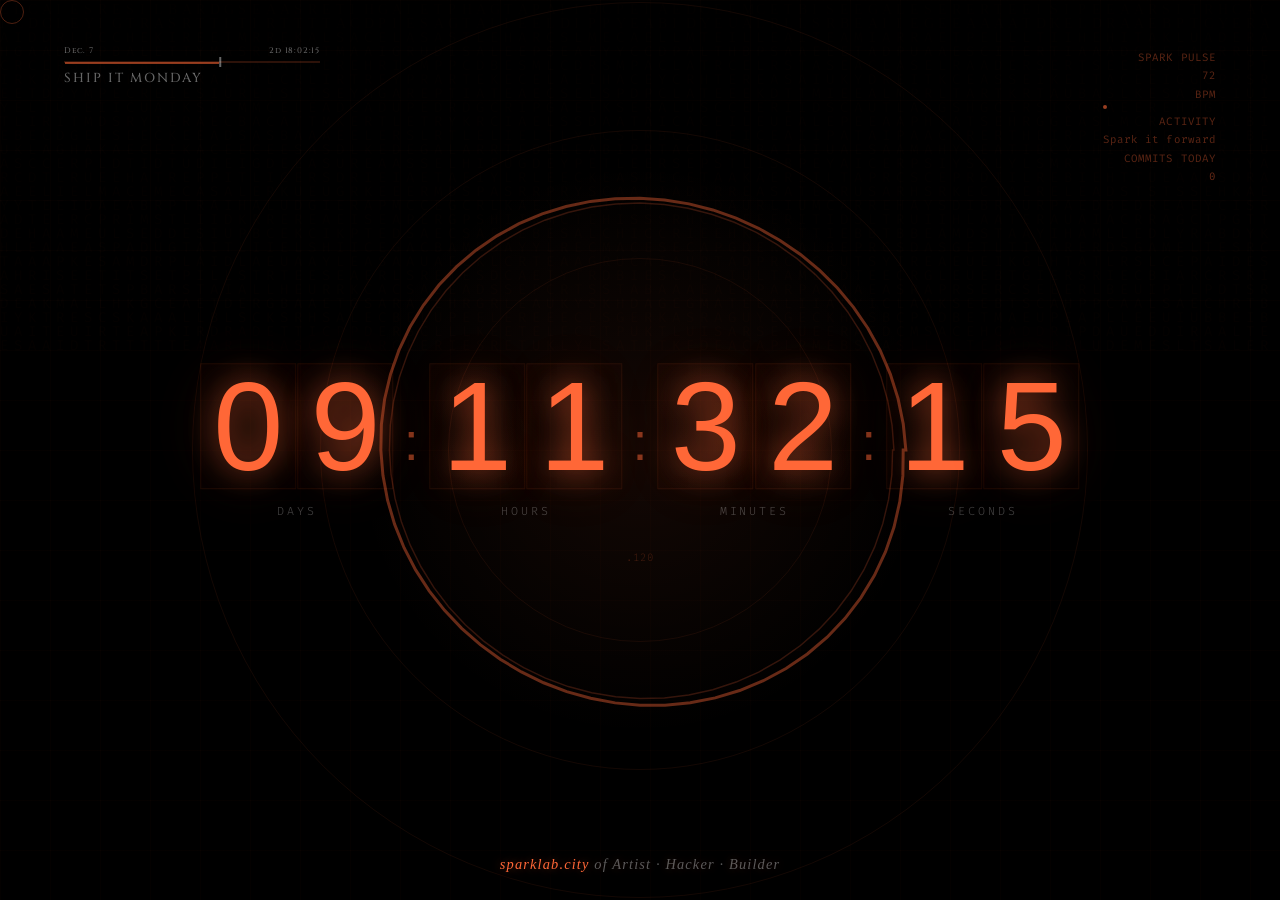
<file: archive/S3-residency-countdown.html>
<!DOCTYPE html>
<html lang="zh-CN">
<head>
    <meta charset="UTF-8">
    <meta name="viewport" content="width=device-width, initial-scale=1.0">
    <title>Spark Lab Residency | Slow Burn</title>
    <style>
        @import url('https://fonts.googleapis.com/css2?family=JetBrains+Mono:wght@100;200;400;700&display=swap');
        @import url('https://fonts.googleapis.com/css2?family=Fira+Code:wght@300;400&display=swap');
        @import url('https://fonts.googleapis.com/css2?family=Cinzel:wght@400;500;600&display=swap');
        
        @font-face {
            font-family: 'Impact';
            src: local('Impact'), local('Impact MT');
        }
        
        :root {
            --main-color: #ff6737;
            --glow-intensity: 0.6;
        }
        
        * {
            margin: 0;
            padding: 0;
            box-sizing: border-box;
        }
        
        body {
            font-family: 'Fira Code', 'JetBrains Mono', monospace;
            background: #000000;
            color: #ffffff;
            overflow: hidden;
            position: relative;
            width: 100vw;
            height: 100vh;
            cursor: none;
            font-variant-numeric: slashed-zero;
            font-feature-settings: "zero" 1;
            transition: background 1s ease;
        }
        
        body.countdown-inactive {
            background: #ffffff;
        }

        /* 起止前后各 10s（共 20s 窗口）：每秒黑/白切换一次，短时过渡避免与 1s 淡入淡出糊在一起 */
        body.countdown-flicker {
            transition: background 0.05s linear, color 0.05s linear;
        }
        
        /* 自定义光标 - 更柔和 */
        .cursor {
            width: 24px;
            height: 24px;
            border: 0.5px solid rgba(255, 103, 55, 0.3);
            border-radius: 50%;
            position: fixed;
            pointer-events: none;
            z-index: 9999;
            transition: transform 0.15s ease;
            mix-blend-mode: screen;
        }
        
        /* 背景层 - 代码雨效果 */
        #matrix-bg {
            position: absolute;
            top: 0;
            left: 0;
            width: 100%;
            height: 100%;
            opacity: 0.02;
            pointer-events: none;
        }
        
        /* 轨道系统 */
        .orbital-system {
            position: absolute;
            width: 100%;
            height: 100%;
            display: flex;
            align-items: center;
            justify-content: center;
            pointer-events: none;
        }
        
        .orbit {
            position: absolute;
            border: 1px solid rgba(255, 103, 55, 0.08);
            border-radius: 50%;
            animation: rotate 120s linear infinite;
        }
        
        .orbit:nth-child(1) {
            width: 30vw;
            height: 30vw;
            animation-duration: 90s;
        }
        
        .orbit:nth-child(2) {
            width: 50vw;
            height: 50vw;
            animation-duration: 120s;
            animation-direction: reverse;
        }
        
        .orbit:nth-child(3) {
            width: 70vw;
            height: 70vw;
            animation-duration: 180s;
        }
        
        @keyframes rotate {
            from { transform: rotate(0deg); }
            to { transform: rotate(360deg); }
        }
        
        /* 音频可视化波形环 - 更凝实的设计 */
        .audio-visualizer {
            position: absolute;
            top: 50%;
            left: 50%;
            transform: translate(-50%, -50%);
            width: 80vw;
            height: 80vw;
            max-width: 80vh;
            max-height: 80vh;
            pointer-events: none;
            z-index: 5;
        }
        
        .wave-circle {
            position: absolute;
            width: 100%;
            height: 100%;
            border: 3px solid rgba(255, 103, 55, 0.1);
            border-radius: 50%;
            opacity: 0;
            animation: wave-pulse 6s ease-out infinite;
        }
        
        .wave-circle:nth-child(2) {
            animation-delay: 1.5s;
            border-width: 2px;
        }
        
        .wave-circle:nth-child(3) {
            animation-delay: 3s;
            border-width: 1px;
        }
        
        @keyframes wave-pulse {
            0% {
                transform: scale(0.85);
                opacity: 0;
                border-color: rgba(255, 103, 55, 0.4);
            }
            20% {
                opacity: 0.8;
                border-color: rgba(255, 103, 55, 0.3);
            }
            100% {
                transform: scale(1.3);
                opacity: 0;
                border-color: rgba(255, 103, 55, 0);
            }
        }
        
        /* SVG波形路径 - 更厚实 */
        #waveform-svg {
            position: absolute;
            width: 100%;
            height: 100%;
            z-index: 6;
        }
        
        .waveform-path {
            fill: none;
            stroke: rgba(255, 103, 55, 0.4);
            stroke-width: 3;
            stroke-linecap: round;
            filter: none;
        }
        
        /* 主倒计时容器 */
        .countdown-container {
            position: absolute;
            top: 50%;
            left: 50%;
            transform: translate(-50%, -50%);
            z-index: 10;
            text-align: center;
        }
        
        /* 倒计时数字组 */
        .countdown-display {
            display: flex;
            gap: 0.4vw;
            justify-content: center;
            align-items: center;
            margin-bottom: 2vh;
        }
        
        /* 时间单元 */
        .time-unit {
            position: relative;
        }
        
        /* 数字样式 - 核心设计 */
        .digit-group {
            display: flex;
            gap: 0.1vw;
            position: relative;
        }
        
        .digit {
            width: 7.5vw;
            height: 14vh;
            position: relative;
            background: linear-gradient(135deg, rgba(255, 103, 55, 0.02), transparent);
            border: 0.5px solid rgba(255, 103, 55, 0.1);
            box-shadow: inset 0 0 20px rgba(255, 103, 55, 0.03);
            display: flex;
            align-items: center;
            justify-content: center;
            transition: all 0.8s cubic-bezier(0.4, 0, 0.2, 1);
        }
        
        .digit-value {
    font-size: 14vh;
            font-weight: normal;
            font-family: 'Impact', 'Arial Black', sans-serif;
            color: var(--main-color);
            text-shadow: 
                0 0 30px rgba(255, 103, 55, var(--glow-intensity)),
                0 0 60px rgba(255, 103, 55, 0.3);
            position: relative;
            z-index: 2;
            font-variant-numeric: slashed-zero;
            font-feature-settings: "zero" 1;
            transition: opacity 0.6s ease, color 0.5s ease;
        }
        
        /* 数字变化时的平滑过渡 */
        .digit.changing .digit-value {
            opacity: 0.7;
        }
        
        /* 移除脉动，保持稳定 */
        
        /* 分隔符 - 缓慢的呼吸感 */
        .separator {
            font-family: 'Impact', 'Arial Black', sans-serif;
            font-size: 6vh;
            color: rgba(255, 103, 55, 0.5);
            margin: 0 0.4vw;
            animation: blink 3s ease-in-out infinite;
        }
        
        @keyframes blink {
            0%, 100% { opacity: 0.8; }
            50% { opacity: 0.3; }
        }
        
        /* 时间标签 - 更清晰 */
        .time-label {
            font-size: 1.3vh;
            color: rgba(255, 255, 255, 0.25);
            text-transform: uppercase;
            letter-spacing: 0.25em;
            margin-top: 1.5vh;
            font-weight: 100;
            font-family: 'Fira Code', monospace;
        }
        
        /* 左上角进度条组件 - Community Dinner */
        .community-dinner-progress {
            position: absolute;
            top: 5vh;
            left: 5vw;
            z-index: 15;
            display: flex;
            flex-direction: column;
            gap: 0.6vh;
        }
        
        .community-dinner-date-row {
            display: flex;
            align-items: center;
            justify-content: space-between;
            width: 20vw;
        }
        
        .community-dinner-date {
            font-family: 'Cinzel', serif;
            font-size: 0.9vh;
            color: rgba(255, 255, 255, 0.4);
            letter-spacing: 0.1em;
            font-weight: 500;
        }
        
        .community-dinner-bar-container {
            position: relative;
            width: 20vw;
            height: 2px;
            border: 0.5px solid rgba(255, 103, 55, 0.15);
            background: rgba(255, 103, 55, 0.03);
            overflow: visible;
        }
        
        .community-dinner-bar-fill {
            position: absolute;
            top: 0;
            left: 0;
            height: 2px;
            background: rgba(200, 80, 40, 0.7);
            transition: width 1s ease;
            min-width: 0;
        }
        
        .community-dinner-progress-marker {
            position: absolute;
            top: 50%;
            left: 0; /* 初始位置 */
            transform: translate(-50%, -50%);
            width: 1.5px;
            height: 10px;
            background: rgba(255, 255, 255, 0.4);
            z-index: 2;
        }
        
        .community-dinner-label {
            font-family: 'Cinzel', serif;
            font-size: 1.45vh;
            color: rgba(255, 255, 255, 0.4);
            letter-spacing: 0.15em;
            text-transform: uppercase;
            font-weight: 500;
        }
        
        .community-dinner-countdown {
            font-family: 'Cinzel', serif;
            font-size: 0.9vh;
            color: rgba(255, 255, 255, 0.4);
            letter-spacing: 0.1em;
            font-weight: 500;
        }
        
        /* 进度条 - 更低调 */
        .progress-bar {
            position: absolute;
            bottom: 5vh;
            left: 50%;
            transform: translateX(-50%);
            width: 60vw;
            height: 0.5px;
            background: rgba(255, 103, 55, 0.05);
            display: none; /* 隐藏底部橙色直线 */
        }
        
        .progress-fill {
            height: 100%;
            background: rgba(255, 103, 55, 0.3);
            transition: width 1s linear;
        }
        
        /* 底部标语 */
        .bottom-tagline {
            position: absolute;
            bottom: 2.5vh;
            left: 50%;
            transform: translateX(-50%);
            font-family: Georgia, serif;
            font-style: italic;
            font-size: 1.6vh;
            color: rgba(255, 255, 255, 0.35);
            letter-spacing: 0.08em;
            white-space: nowrap;
            text-shadow: 0 0 10px rgba(255, 103, 55, 0.2);
            padding: 0.5vh 2vw;
        }
        
        .bottom-tagline .sparklab-city {
            color: var(--main-color);
            text-shadow: 0 0 10px rgba(255, 103, 55, 0.4);
        }

        body.countdown-inactive .bottom-tagline:not(.completion-message) {
            color: rgba(0, 0, 0, 0.68);
            text-shadow: none;
        }

        body.countdown-inactive .bottom-tagline:not(.completion-message) .sparklab-city {
            color: #ed743d;
            text-shadow: none;
        }

        /* 白底（未开始/已结束）：左上角 Ship it Monday 组件反色对比 */
        body.countdown-inactive .community-dinner-date,
        body.countdown-inactive .community-dinner-label,
        body.countdown-inactive .community-dinner-countdown {
            color: rgba(0, 0, 0, 0.58);
            font-weight: 500;
        }

        body.countdown-inactive .community-dinner-bar-container {
            border-color: rgba(0, 0, 0, 0.18);
            background: rgba(0, 0, 0, 0.05);
        }

        body.countdown-inactive .community-dinner-bar-fill {
            background: rgba(255, 103, 55, 0.6);
        }

        body.countdown-inactive .community-dinner-progress-marker {
            background: rgba(0, 0, 0, 0.45);
        }

        /* 白底：右上角字重微增；同原橙色系略提亮度便于白底阅读 */
        body.countdown-inactive .vitals-indicator {
            color: rgba(255, 103, 55, 0.45);
            font-weight: 400;
        }

        body.countdown-inactive .vitals-indicator .glitch-text {
            color: rgba(255, 103, 55, 0.52);
        }

        body.countdown-inactive .vitals-indicator .pulse-dot {
            background: rgba(255, 103, 55, 0.72);
        }
        
        .completion-message {
            bottom: 5vh;
            display: none;
        }
        
        .completion-message .highlight {
            color: var(--main-color);
        }
        
        /* 火花粒子容器 */
        #particles {
            position: absolute;
            width: 100%;
            height: 100%;
            pointer-events: none;
        }
        
        .particle {
            position: absolute;
            width: 3px;
            height: 3px;
            background: rgba(255, 103, 55, 0.6);
            border-radius: 50%;
            pointer-events: none;
            animation: float 15s ease-out forwards;
            filter: blur(0.5px);
        }
        
        @keyframes float {
            0% {
                opacity: 0;
                transform: translate(0, 0) scale(0);
            }
            10% {
                opacity: 1;
                transform: translate(0, 0) scale(1);
            }
            100% {
                opacity: 0;
                transform: translate(var(--tx), var(--ty)) scale(0.5);
            }
        }
        
        /* 呼吸光晕 - 更缓慢的节奏 */
        .glow-orb {
            position: absolute;
            top: 50%;
            left: 50%;
            transform: translate(-50%, -50%);
            width: 45vw;
            height: 45vw;
            background: radial-gradient(circle, rgba(255, 103, 55, 0.08), transparent 70%);
            animation: breathe 6s ease-in-out infinite;
            pointer-events: none;
            z-index: 1;
        }
        
        @keyframes breathe {
            0%, 100% {
                transform: translate(-50%, -50%) scale(0.95);
                opacity: 0.4;
            }
            50% {
                transform: translate(-50%, -50%) scale(1.05);
                opacity: 0.7;
            }
        }
        
        /* Grid 网格背景 - 缓慢移动 */
        .grid-bg {
            position: absolute;
            width: 100%;
            height: 100%;
            background-image: 
                linear-gradient(rgba(255, 103, 55, 0.02) 1px, transparent 1px),
                linear-gradient(90deg, rgba(255, 103, 55, 0.02) 1px, transparent 1px);
            background-size: 50px 50px;
            animation: grid-move 30s linear infinite;
        }
        
        @keyframes grid-move {
            0% { transform: translate(0, 0); }
            100% { transform: translate(50px, 50px); }
        }
        
        /* 毫秒显示 - 稍微亮一点 */
        .milliseconds {
            position: absolute;
            bottom: -3vh;
            left: 50%;
            transform: translateX(-50%);
            font-size: 1.2vh;
            color: rgba(255, 103, 55, 0.2);
            font-weight: 100;
            letter-spacing: 0.1em;
        }
        
        /* 生命体征指示器 - 稍微亮一点 */
        .vitals-indicator {
            position: absolute;
            top: 5vh;
            right: 5vw;
            font-size: 1.2vh;
            color: rgba(255, 103, 55, 0.35);
            text-align: right;
            font-weight: 400;
            letter-spacing: 0.1em;
        }
        
        .vitals-indicator span {
            display: block;
            margin: 0.5vh 0;
        }
        
        .pulse-dot {
            display: inline-block;
            width: 4px;
            height: 4px;
            background: rgba(255, 103, 55, 0.6);
            border-radius: 50%;
            margin-left: 5px;
            animation: pulse-dot 2s ease-in-out infinite;
        }
        
        @keyframes pulse-dot {
            0%, 100% { opacity: 0.3; }
            50% { opacity: 0.7; }
        }
        
        /* Glitch效果 for commits */
        .glitch-text {
            position: relative;
            display: inline-block;
            color: rgba(255, 103, 55, 0.4);
        }
        
        .glitch-text.glitching {
            animation: glitch-flicker 0.3s ease;
        }
        
        @keyframes glitch-flicker {
            0%, 100% { 
                opacity: 1;
                transform: translateX(0);
            }
            20% { 
                opacity: 0.8;
                transform: translateX(-1px);
            }
            40% { 
                opacity: 0.6;
                transform: translateX(1px);
            }
            60% { 
                opacity: 0.9;
                transform: translateX(-0.5px);
            }
        }
        
        /* 21:00 仪式效果 - 更内敛 */
        .ritual-overlay {
            position: fixed;
            top: 0;
            left: 0;
            width: 100%;
            height: 100%;
            background: radial-gradient(circle, transparent, rgba(255, 103, 55, 0.1));
            opacity: 0;
            pointer-events: none;
            z-index: 20;
        }
        
        .ritual-overlay.active {
            animation: ritual-pulse 12s ease-out;
        }
        
        @keyframes ritual-pulse {
            0% { opacity: 0; }
            10% { opacity: 0.8; }
            100% { opacity: 0; }
        }
        
        .ritual-message {
            position: fixed;
            top: 50%;
            left: 50%;
            transform: translate(-50%, -50%);
            font-size: 1.8vh;
            color: rgba(255, 103, 55, 0.8);
            text-transform: uppercase;
            letter-spacing: 0.8em;
            opacity: 0;
            z-index: 21;
            font-weight: 100;
        }
        
        .ritual-message.active {
            animation: ritual-text 12s ease-out;
        }
        
        @keyframes ritual-text {
            0%, 100% { 
                opacity: 0;
                transform: translate(-50%, -50%) scale(0.9);
            }
            50% { 
                opacity: 1;
                transform: translate(-50%, -50%) scale(1);
            }
        }
        
        /* 声音控制按钮 - 更简洁 */
        .sound-toggle {
            position: fixed;
            bottom: 5vh;
            right: 5vw;
            width: 36px;
            height: 36px;
            background: rgba(255, 103, 55, 0.05);
            border: 0.5px solid rgba(255, 103, 55, 0.2);
            border-radius: 50%;
            cursor: pointer !important;
            display: flex;
            align-items: center;
            justify-content: center;
            z-index: 100;
            transition: all 0.3s ease;
            opacity: 0.5;
        }
        
        .sound-toggle:hover {
            background: rgba(255, 103, 55, 0.1);
            transform: scale(1.05);
            opacity: 1;
        }
        
        .sound-toggle.muted::after {
            content: '🔇';
            font-size: 16px;
        }
        
        .sound-toggle.unmuted::after {
            content: '🔊';
            font-size: 16px;
        }
        
        /* 响应式调整 */
        @media (max-width: 768px) {
            .digit {
                width: 12vw;
                height: 10vh;
            }
            .digit-value {
                font-size: 6vh;
            }
            .separator {
                font-size: 4vh;
                margin: 0 0.3vw;
            }
            .countdown-display {
                gap: 0.3vw;
            }
            .audio-visualizer {
                width: 95vw;
                height: 95vw;
            }
            .bottom-tagline {
                font-size: 1vh;
                padding: 0.3vh 1vw;
            }
        }
    </style>
</head>
<body>
    <!-- 自定义光标 -->
    <div class="cursor"></div>
    
    <!-- 网格背景 -->
    <div class="grid-bg"></div>
    
    <!-- 代码雨背景 -->
    <canvas id="matrix-bg"></canvas>
    
    <!-- 轨道系统 -->
    <div class="orbital-system">
        <div class="orbit"></div>
        <div class="orbit"></div>
        <div class="orbit"></div>
    </div>
    
    <!-- 呼吸光晕 -->
    <div class="glow-orb"></div>
    
    <!-- 音频可视化 -->
    <div class="audio-visualizer">
        <div class="wave-circle"></div>
        <div class="wave-circle"></div>
        <div class="wave-circle"></div>
        <svg id="waveform-svg">
            <path class="waveform-path" id="waveform"></path>
            <path class="waveform-path" id="waveform-inner" style="stroke: rgba(255, 103, 55, 0.2); stroke-width: 1.5;"></path>
        </svg>
    </div>
    
    <!-- 火花粒子 -->
    <div id="particles"></div>
    
    <!-- 主倒计时 -->
    <div class="countdown-container">
        <div class="countdown-display">
            <!-- 天数 -->
            <div class="time-unit">
                <div class="digit-group">
                    <div class="digit">
                        <span class="digit-value" id="days-tens">0</span>
                    </div>
                    <div class="digit">
                        <span class="digit-value" id="days-ones">0</span>
                    </div>
                </div>
                <div class="time-label">DAYS</div>
            </div>
            
            <span class="separator">:</span>
            
            <!-- 小时 -->
            <div class="time-unit">
                <div class="digit-group">
                    <div class="digit">
                        <span class="digit-value" id="hours-tens">0</span>
                    </div>
                    <div class="digit">
                        <span class="digit-value" id="hours-ones">0</span>
                    </div>
                </div>
                <div class="time-label">HOURS</div>
            </div>
            
            <span class="separator">:</span>
            
            <!-- 分钟 -->
            <div class="time-unit">
                <div class="digit-group">
                    <div class="digit">
                        <span class="digit-value" id="minutes-tens">0</span>
                    </div>
                    <div class="digit">
                        <span class="digit-value" id="minutes-ones">0</span>
                    </div>
                </div>
                <div class="time-label">MINUTES</div>
            </div>
            
            <span class="separator">:</span>
            
            <!-- 秒数 -->
            <div class="time-unit">
                <div class="digit-group">
                    <div class="digit">
                        <span class="digit-value" id="seconds-tens">0</span>
                    </div>
                    <div class="digit">
                        <span class="digit-value" id="seconds-ones">0</span>
                    </div>
                </div>
                <div class="time-label">SECONDS</div>
            </div>
        </div>
        
        <!-- 毫秒显示 -->
        <div class="milliseconds" id="milliseconds">.000</div>
    </div>
    
    <!-- 进度条 -->
    <div class="progress-bar">
        <div class="progress-fill" id="progress"></div>
    </div>
    
    <!-- 底部标语 -->
    <div class="bottom-tagline completion-message" id="completionMessage">
        <span class="highlight">S4</span> <span class="muted">Chapte has come to an end</span>
    </div>
    <!-- 常驻标语：文案固定，仅随 body 黑/白主题改色；脚本永不改此节点内容；终态只显示上方 #completionMessage -->
    <div class="bottom-tagline" id="residencyTagline">
        <span class="sparklab-city">sparklab.city</span> of Artist · Hacker · Builder
    </div>
    
    <!-- 左上角进度条组件 - Community Dinner -->
    <div class="community-dinner-progress">
        <div class="community-dinner-date-row">
            <div class="community-dinner-date" id="communityDinnerDate"></div>
            <div class="community-dinner-countdown" id="communityDinnerCountdown"></div>
        </div>
        <div class="community-dinner-bar-container">
            <div class="community-dinner-bar-fill" id="communityDinnerProgress"></div>
            <div class="community-dinner-progress-marker" id="communityDinnerMarker"></div>
        </div>
        <div class="community-dinner-label">Ship it Monday</div>
    </div>
    
    <!-- 生命体征 -->
    <div class="vitals-indicator">
        <span>SPARK PULSE <span id="heartRate">72</span> BPM<span class="pulse-dot"></span></span>
        <span>ACTIVITY <span id="activity">NORMAL</span></span>
        <span>COMMITS TODAY <span id="commits" class="glitch-text">0</span></span>
    </div>
    
    <!-- 21:00 仪式覆盖层 -->
    <div class="ritual-overlay" id="ritualOverlay"></div>
    <div class="ritual-message" id="ritualMessage">KEEP BUILDING</div>
    
    <!-- 声音控制 - 隐藏 -->
    <div class="sound-toggle unmuted" id="soundToggle" style="display: none;"></div>
    
    <script>
        // 配置
        // 主倒计时起止：使用 Date(年,月,日,时,分,秒) — 一律按【浏览器的本地时区】解释，无网络、无解析失败；换机到不同时区，墙钟与本地日历时一致、UTC 数轴会变。
        // 若需与某一固定 IANA 时区（如上海）完全对齐，应使用带偏移的 ISO 字符串（见 S5 页）。
        const currentYear = new Date().getFullYear();
        const startDateLocal = new Date(currentYear, 10, 2, 12, 0, 0, 0); // 11月 = 月份10（0索引）
        const endDateLocal = new Date(currentYear, 11, 14, 12, 0, 0, 0); // 12月 = 月份11，12月14日
        
        // 验证：确保是42天周期
        const totalDays = (endDateLocal.getTime() - startDateLocal.getTime()) / (1000 * 60 * 60 * 24);
        console.log(`倒计时周期: ${totalDays} 天 (预期: 42天)`);
        
        const CONFIG = {
            // 11月2日12:00至12月14日12:00的42天周期（本地时间）
            // 自动处理时区和夏令时变化
            startDate: startDateLocal,
            endDate: endDateLocal,
            sparkWords: ['BUILD', 'CREATE', 'SPARK', 'LEGACY', 'ITERATE', 'SHIP', 'SCALE', 'DREAM'],
            particleInterval: 8000, // 粒子生成间隔
            matrixSpeed: 50, // 代码雨速度
            soundEnabled: true, // 声音默认开启
            ritualHour: 21, // 21:00仪式时刻
            ritualMessages: [
                'KEEP BUILDING',
                'STAY CURIOUS',
                'TRUST THE PROCESS',
                'EMBRACE CHAOS',
                'FIND YOUR SPARK',
                'BUILD TO THINK',
                'SHIP FAST',
                'STAY HUNGRY'
            ]
        };
        
        let countdownInterval = null;
        let countdownFinished = false;
        
        // Web Audio API 声音引擎
        class SoundEngine {
            constructor() {
                this.context = null;
                this.oscillator = null;
                this.gainNode = null;
                this.analyser = null;
                this.dataArray = null;
                this.initialized = false;
            }
            
            init() {
                if (this.initialized) return;
                
                this.context = new (window.AudioContext || window.webkitAudioContext)();
                this.gainNode = this.context.createGain();
                this.gainNode.gain.value = 0.005; // 更低的音量
                this.gainNode.connect(this.context.destination);
                
                // 分析器用于可视化
                this.analyser = this.context.createAnalyser();
                this.analyser.fftSize = 256;
                this.dataArray = new Uint8Array(this.analyser.frequencyBinCount);
                
                this.initialized = true;
            }
            
            // Tick声音 - 更轻柔
            playTick() {
                if (!this.initialized || !CONFIG.soundEnabled) return;
                
                const osc = this.context.createOscillator();
                const gain = this.context.createGain();
                
                osc.frequency.value = 600 + Math.random() * 50; // 更低的频率
                osc.type = 'sine';
                
                gain.gain.setValueAtTime(0, this.context.currentTime);
                gain.gain.linearRampToValueAtTime(0.01, this.context.currentTime + 0.001);
                gain.gain.exponentialRampToValueAtTime(0.0001, this.context.currentTime + 0.03);
                
                osc.connect(gain);
                gain.connect(this.gainNode);
                gain.connect(this.analyser);
                
                osc.start(this.context.currentTime);
                osc.stop(this.context.currentTime + 0.03);
            }
            
            // 整点钟声 - 更轻柔
            playHourChime() {
                if (!this.initialized || !CONFIG.soundEnabled) return;
                
                const frequencies = [523.25, 659.25, 783.99]; // C, E, G
                
                frequencies.forEach((freq, i) => {
                    setTimeout(() => {
                        const osc = this.context.createOscillator();
                        const gain = this.context.createGain();
                        
                        osc.frequency.value = freq;
                        osc.type = 'triangle';
                        
                        gain.gain.setValueAtTime(0, this.context.currentTime);
                        gain.gain.linearRampToValueAtTime(0.03, this.context.currentTime + 0.1);
                        gain.gain.exponentialRampToValueAtTime(0.0001, this.context.currentTime + 0.8);
                        
                        osc.connect(gain);
                        gain.connect(this.gainNode);
                        
                        osc.start(this.context.currentTime);
                        osc.stop(this.context.currentTime + 0.8);
                    }, i * 200);
                });
            }
            
            // 21:00仪式声音 - 深沉但不刺耳
            playRitualSound() {
                if (!this.initialized || !CONFIG.soundEnabled) return;
                
                // 深沉的共振音
                const baseFreq = 110; // A2
                
                for (let i = 0; i < 3; i++) {
                    const osc = this.context.createOscillator();
                    const gain = this.context.createGain();
                    
                    osc.frequency.value = baseFreq * (i + 1);
                    osc.type = 'sine';
                    
                    gain.gain.setValueAtTime(0, this.context.currentTime);
                    gain.gain.linearRampToValueAtTime(0.02, this.context.currentTime + 2);
                    gain.gain.linearRampToValueAtTime(0, this.context.currentTime + 5);
                    
                    osc.connect(gain);
                    gain.connect(this.gainNode);
                    
                    osc.start(this.context.currentTime);
                    osc.stop(this.context.currentTime + 5);
                }
            }
            
            // 获取音频数据用于可视化
            getFrequencyData() {
                if (!this.analyser) return null;
                this.analyser.getByteFrequencyData(this.dataArray);
                return this.dataArray;
            }
            
            // 生成环境音
            startAmbient() {
                if (!this.initialized || !CONFIG.soundEnabled) return;
                
                // 低频环境噪音
                const bufferSize = this.context.sampleRate * 2;
                const buffer = this.context.createBuffer(1, bufferSize, this.context.sampleRate);
                const data = buffer.getChannelData(0);
                
                for (let i = 0; i < bufferSize; i++) {
                    data[i] = (Math.random() - 0.5) * 0.0005;
                }
                
                const source = this.context.createBufferSource();
                const filter = this.context.createBiquadFilter();
                
                source.buffer = buffer;
                source.loop = true;
                
                filter.type = 'lowpass';
                filter.frequency.value = 100;
                
                source.connect(filter);
                filter.connect(this.gainNode);
                filter.connect(this.analyser);
                
                source.start();
            }
        }
        
        const soundEngine = new SoundEngine();
        
        // 自定义光标
        document.addEventListener('mousemove', (e) => {
            const cursor = document.querySelector('.cursor');
            cursor.style.left = e.clientX + 'px';
            cursor.style.top = e.clientY + 'px';
        });
        
        // Matrix 代码雨效果
        function initMatrix() {
            const canvas = document.getElementById('matrix-bg');
            const ctx = canvas.getContext('2d');
            
            canvas.width = window.innerWidth;
            canvas.height = window.innerHeight;
            
            const matrix = CONFIG.sparkWords.join('').split('');
            const fontSize = 14;
            const columns = canvas.width / fontSize;
            const drops = Array(Math.floor(columns)).fill(1);
            
            function draw() {
                ctx.fillStyle = 'rgba(0, 0, 0, 0.02)';
                ctx.fillRect(0, 0, canvas.width, canvas.height);
                
                ctx.fillStyle = 'rgba(255, 103, 55, 0.8)';
                ctx.font = fontSize + 'px Fira Code';
                
                for (let i = 0; i < drops.length; i++) {
                    const text = matrix[Math.floor(Math.random() * matrix.length)];
                    ctx.fillText(text, i * fontSize, drops[i] * fontSize);
                    
                    if (drops[i] * fontSize > canvas.height && Math.random() > 0.985) {
                        drops[i] = 0;
                    }
                    drops[i]++;
                }
            }
            
            setInterval(draw, CONFIG.matrixSpeed);
        }
        
        // 音频可视化波形 - 更平滑的心跳效果
        function updateWaveform() {
            const svg = document.getElementById('waveform-svg');
            const path = document.getElementById('waveform');
            const innerPath = document.getElementById('waveform-inner');
            const width = svg.clientWidth;
            const height = svg.clientHeight;
            const centerX = width / 2;
            const centerY = height / 2;
            const radius = Math.min(width, height) * 0.35;
            
            const points = 64; // 减少点数，更平滑
            let pathData = '';
            let innerPathData = '';
            
            // 模拟心跳波形
            const time = Date.now() * 0.0003; // 更慢的速度
            
            for (let i = 0; i <= points; i++) {
                const angle = (i / points) * Math.PI * 2;
                
                // 外层波形 - 主心跳
                let waveHeight = 8;
                waveHeight += Math.sin(time + i * 0.05) * 4;
                waveHeight += Math.sin(time * 2 + i * 0.1) * 2;
                
                // 偶尔的强心跳
                if (Math.sin(time * 0.5) > 0.8) {
                    waveHeight += Math.sin(time * 4 + i * 0.2) * 6;
                }
                
                const r = radius + waveHeight;
                const x = centerX + Math.cos(angle) * r;
                const y = centerY + Math.sin(angle) * r;
                
                // 内层波形 - 更柔和
                const innerWaveHeight = waveHeight * 0.5;
                const innerR = radius - 5 + innerWaveHeight;
                const innerX = centerX + Math.cos(angle) * innerR;
                const innerY = centerY + Math.sin(angle) * innerR;
                
                if (i === 0) {
                    pathData += `M ${x} ${y}`;
                    innerPathData += `M ${innerX} ${innerY}`;
                } else {
                    pathData += ` L ${x} ${y}`;
                    innerPathData += ` L ${innerX} ${innerY}`;
                }
            }
            
            pathData += ' Z';
            innerPathData += ' Z';
            path.setAttribute('d', pathData);
            innerPath.setAttribute('d', innerPathData);
            
            requestAnimationFrame(updateWaveform);
        }
        
        // 火花粒子生成 - 更缓慢的运动
        function createParticle() {
            const particle = document.createElement('div');
            particle.className = 'particle';
            
            const centerX = window.innerWidth / 2;
            const centerY = window.innerHeight / 2;
            const offsetX = (Math.random() - 0.5) * 300;
            const offsetY = (Math.random() - 0.5) * 300;
            
            particle.style.left = (centerX + offsetX) + 'px';
            particle.style.top = (centerY + offsetY) + 'px';
            
            // 更小的运动范围，更缓慢的飘动
            const tx = (Math.random() - 0.5) * 200;
            const ty = -Math.random() * 150 - 50; // 主要向上飘
            particle.style.setProperty('--tx', tx + 'px');
            particle.style.setProperty('--ty', ty + 'px');
            
            document.getElementById('particles').appendChild(particle);
            
            // 动画时间延长
            setTimeout(() => particle.remove(), 15000);
        }
        
        // 数字变化动画 - 平滑过渡，无闪烁
        function updateDigit(elementId, newValue, oldValue) {
            if (newValue !== oldValue) {
                const element = document.getElementById(elementId);
                const parent = element.parentElement;
                
                // 平滑过渡
                parent.classList.add('changing');
                setTimeout(() => {
                    element.textContent = newValue;
                    parent.classList.remove('changing');
                }, 300);
                
                // 播放轻柔的tick声音
                if (CONFIG.soundEnabled) {
                    soundEngine.playTick();
                }
                
                // 偶尔生成粒子（频率降低）
                if (Math.random() > 0.95) {
                    createParticle();
                }
            }
        }
        
        // 打字机效果状态
        let typewriterState = {
            currentText: 'Spark it forward',
            fullText: 'Spark it forward',
            isDeleting: false,
            isRotating: false,
            rotateIndex: 0,
            typewriterTimeout: null
        };
        
        const rotateWords = ['Stealth', 'Speed', 'Subtraction', 'Synergy'];
        
        function updateTypewriterEffect() {
            const activityElement = document.getElementById('activity');
            if (!activityElement) return;
            
            // 清除之前的定时器
            if (typewriterState.typewriterTimeout) {
                clearTimeout(typewriterState.typewriterTimeout);
            }
            
            if (typewriterState.isRotating) {
                // 轮换显示其他文字
                if (typewriterState.rotateIndex < rotateWords.length) {
                    activityElement.textContent = rotateWords[typewriterState.rotateIndex];
                    typewriterState.rotateIndex++;
                    
                    // 每个文字显示1.5秒
                    typewriterState.typewriterTimeout = setTimeout(() => {
                        updateTypewriterEffect();
                    }, 1500);
                } else {
                    // 轮换完成，重新开始显示 "Spark it forward"
                    typewriterState.isRotating = false;
                    typewriterState.rotateIndex = 0;
                    typewriterState.isDeleting = false;
                    updateTypewriterEffect();
                }
            } else if (!typewriterState.isDeleting) {
                // 显示完整文本
                typewriterState.currentText = typewriterState.fullText;
                activityElement.textContent = typewriterState.currentText;
                
                // 等待2秒后开始删除
                typewriterState.typewriterTimeout = setTimeout(() => {
                    typewriterState.isDeleting = true;
                    updateTypewriterEffect();
                }, 2000);
            } else {
                // 删除字符
                if (typewriterState.currentText.length > 5) { // "Spark" 是5个字符
                    typewriterState.currentText = typewriterState.currentText.slice(0, -1);
                    activityElement.textContent = typewriterState.currentText;
                    
                    // 继续删除
                    typewriterState.typewriterTimeout = setTimeout(() => {
                        updateTypewriterEffect();
                    }, 80); // 每80ms删除一个字符
                } else {
                    // 删除完成，只保留 "Spark"，开始轮换其他文字
                    typewriterState.isDeleting = false;
                    typewriterState.isRotating = true;
                    typewriterState.rotateIndex = 0;
                    typewriterState.typewriterTimeout = setTimeout(() => {
                        updateTypewriterEffect();
                    }, 1000);
                }
            }
        }
        
        // 生命体征模拟
        function updateVitals() {
            // 模拟心率
            const heartRate = 60 + Math.floor(Math.random() * 30);
            document.getElementById('heartRate').textContent = heartRate;
            
            // 模拟活动状态（只包含其他文字，Spark it forward 由打字机效果处理）
            const activities = ['Spark', 'Stealth', 'Speed', 'Subtraction', 'Synergy'];
            const activityElement = document.getElementById('activity');
            
            // 只有在不显示打字机效果时才显示其他活动状态
            // 打字机效果由独立的定时器处理，这里不做处理
            
            // 模拟提交数 - 添加glitch效果
            const commitsElement = document.getElementById('commits');
            const currentCommits = parseInt(commitsElement.textContent, 10) || 0;
            
            // 偶尔增加commits
            if (Math.random() > 0.95) {
                commitsElement.textContent = currentCommits + 1;
            }
            
            // 随机glitch效果
            if (Math.random() > 0.8) {
                commitsElement.classList.add('glitching');
                setTimeout(() => {
                    commitsElement.classList.remove('glitching');
                }, 300);
            }
        }
        
        // 21:00 仪式触发
        function checkRitual() {
            const now = new Date();
            if (now.getHours() === CONFIG.ritualHour && now.getMinutes() === 0 && now.getSeconds() < 2) {
                triggerRitual();
            }
        }
        
        function triggerRitual() {
            const overlay = document.getElementById('ritualOverlay');
            const message = document.getElementById('ritualMessage');
            
            // 随机选择消息
            const randomMessage = CONFIG.ritualMessages[Math.floor(Math.random() * CONFIG.ritualMessages.length)];
            message.textContent = randomMessage;
            
            overlay.classList.add('active');
            message.classList.add('active');
            
            // 播放仪式声音
            soundEngine.playRitualSound();
            
            // 生成适量粒子 - 更内敛
            for (let i = 0; i < 20; i++) {
                setTimeout(createParticle, i * 100);
            }
            
            // 12秒后移除效果
            setTimeout(() => {
                overlay.classList.remove('active');
                message.classList.remove('active');
            }, 12000);
        }
        
        function showCompletionMessage() {
            // 仅控制已结束提示行；#residencyTagline 文案始终在 HTML 中固定，不随终态写入
            const completion = document.getElementById('completionMessage');
            if (completion) {
                completion.style.display = 'block';
            }
        }
        
        // 倒计时主逻辑（起止为配置的绝对时刻；见下方闪烁窗）
        function updateCountdown() {
            const now = new Date();
            const nowMs = now.getTime();
            const tStart = CONFIG.startDate.getTime();
            const tEnd = CONFIG.endDate.getTime();
            const isOutsideCountdownWindow = now < CONFIG.startDate || now >= CONFIG.endDate;

            const FLICKER_RADIUS_MS = 10000;
            const inBoundaryFlicker =
                Math.abs(nowMs - tStart) <= FLICKER_RADIUS_MS || Math.abs(nowMs - tEnd) <= FLICKER_RADIUS_MS;
            if (inBoundaryFlicker) {
                document.body.classList.add('countdown-flicker');
                const oneSecond = 1000;
                const useInactiveTheme = Math.floor(nowMs / oneSecond) % 2 === 0;
                document.body.classList.toggle('countdown-inactive', useInactiveTheme);
            } else {
                document.body.classList.remove('countdown-flicker');
                document.body.classList.toggle('countdown-inactive', isOutsideCountdownWindow);
            }

            const remaining = CONFIG.endDate.getTime() - now.getTime();
            const elapsed = now.getTime() - CONFIG.startDate.getTime();
            const total = CONFIG.endDate.getTime() - CONFIG.startDate.getTime();
            
            if (remaining <= 0) {
                if (!countdownFinished) {
                    const ids = ['days-tens','days-ones','hours-tens','hours-ones','minutes-tens','minutes-ones','seconds-tens','seconds-ones'];
                    ids.forEach(id => {
                        const el = document.getElementById(id);
                        if (el) el.textContent = '0';
                    });
                    document.getElementById('milliseconds').textContent = '.000';
                    document.getElementById('progress').style.width = '100%';
                    showCompletionMessage();
                    countdownFinished = true;
                }
                if (countdownInterval && nowMs > tEnd + FLICKER_RADIUS_MS) {
                    clearInterval(countdownInterval);
                    countdownInterval = null;
                }
                return;
            }
            
            // 时间感知的视觉增强
            const hoursRemaining = remaining / (1000 * 60 * 60);
            if (hoursRemaining <= 24) {
                // 最后24小时增强效果
                document.documentElement.style.setProperty('--glow-intensity', '0.8');
                if (hoursRemaining <= 1) {
                    // 最后1小时颜色变深
                    document.documentElement.style.setProperty('--main-color', '#ff4520');
                }
            }
            
            // 计算剩余时间：天数、小时、分钟、秒数（42天周期）
            const days = Math.floor(remaining / (1000 * 60 * 60 * 24));
            const hours = Math.floor((remaining % (1000 * 60 * 60 * 24)) / (1000 * 60 * 60));
            const minutes = Math.floor((remaining % (1000 * 60 * 60)) / (1000 * 60));
            const seconds = Math.floor((remaining % (1000 * 60)) / 1000);
            const milliseconds = remaining % 1000;
            
            // 保存旧值
            const oldValues = {
                daysTens: document.getElementById('days-tens').textContent,
                daysOnes: document.getElementById('days-ones').textContent,
                hoursTens: document.getElementById('hours-tens').textContent,
                hoursOnes: document.getElementById('hours-ones').textContent,
                minutesTens: document.getElementById('minutes-tens').textContent,
                minutesOnes: document.getElementById('minutes-ones').textContent,
                secondsTens: document.getElementById('seconds-tens').textContent,
                secondsOnes: document.getElementById('seconds-ones').textContent
            };
            
            // 更新显示
            const daysTens = Math.floor(days / 10);
            const daysOnes = days % 10;
            const hoursTens = Math.floor(hours / 10);
            const hoursOnes = hours % 10;
            const minutesTens = Math.floor(minutes / 10);
            const minutesOnes = minutes % 10;
            const secondsTens = Math.floor(seconds / 10);
            const secondsOnes = seconds % 10;
            
            updateDigit('days-tens', daysTens, oldValues.daysTens);
            updateDigit('days-ones', daysOnes, oldValues.daysOnes);
            updateDigit('hours-tens', hoursTens, oldValues.hoursTens);
            updateDigit('hours-ones', hoursOnes, oldValues.hoursOnes);
            updateDigit('minutes-tens', minutesTens, oldValues.minutesTens);
            updateDigit('minutes-ones', minutesOnes, oldValues.minutesOnes);
            updateDigit('seconds-tens', secondsTens, oldValues.secondsTens);
            updateDigit('seconds-ones', secondsOnes, oldValues.secondsOnes);
            
            // 更新毫秒（简化显示）
            const displayMs = Math.floor(milliseconds / 10) * 10; // 显示10的倍数
            document.getElementById('milliseconds').textContent = '.' + displayMs.toString().padStart(3, '0');
            
            // 更新进度条
            const progress = total > 0 ? Math.min(100, Math.max(0, (elapsed / total) * 100)) : 0;
            document.getElementById('progress').style.width = progress + '%';
            
            // 整点特效 - 更克制
            if (minutes === 0 && seconds === 0 && milliseconds < 100) {
                soundEngine.playHourChime();
                for (let i = 0; i < 5; i++) {
                    setTimeout(createParticle, i * 200);
                }
            }
            
            // 检查21:00仪式
            checkRitual();
        }
        
        // Community Dinner 进度条：本地时间 每周一 18:30 → 下一周一 18:30 为一周
        function getCurrentWeekStart() {
            const now = new Date();
            const dayOfWeek = now.getDay(); // 0 (周日) - 6 (周六)
            const hour = now.getHours();
            const minute = now.getMinutes();

            const currentWeekStart = new Date(now);

            // 计算距离上一个周一的天数
            let daysToSubtract = dayOfWeek - 1; // 1是周一
            if (daysToSubtract < 0) {
                daysToSubtract = 6; // 如果是周日，则减去6天
            }

            currentWeekStart.setDate(now.getDate() - daysToSubtract);
            currentWeekStart.setHours(18, 30, 0, 0);

            // 如果当前时间早于本周的周一18:30，则起始时间应为上周的周一18:30
            if (now < currentWeekStart) {
                currentWeekStart.setDate(currentWeekStart.getDate() - 7);
            }

            return currentWeekStart;
        }

        function getNextWeekStart() {
            const currentWeekStart = getCurrentWeekStart();
            const nextWeekStart = new Date(currentWeekStart);
            nextWeekStart.setDate(currentWeekStart.getDate() + 7);
            return nextWeekStart;
        }

        function formatDate(date) {
            const months = ['Jan.', 'Feb.', 'Mar.', 'Apr.', 'May', 'Jun.', 'Jul.', 'Aug.', 'Sep.', 'Oct.', 'Nov.', 'Dec.'];
            const month = months[date.getMonth()];
            const day = date.getDate();
            return `${month} ${day}`;
        }

        function formatShipItCountdown(remainingMs) {
            if (remainingMs <= 0) {
                return '00:00:00';
            }
            const d = Math.floor(remainingMs / 86400000);
            const h = Math.floor((remainingMs % 86400000) / 3600000);
            const m = Math.floor((remainingMs % 3600000) / 60000);
            const s = Math.floor((remainingMs % 60000) / 1000);
            if (d > 0) {
                return `${d}d ${String(h).padStart(2, '0')}:${String(m).padStart(2, '0')}:${String(s).padStart(2, '0')}`;
            }
            return `${String(h).padStart(2, '0')}:${String(m).padStart(2, '0')}:${String(s).padStart(2, '0')}`;
        }

        function updateCommunityDinnerProgress() {
            const progressBar = document.getElementById('communityDinnerProgress');
            const progressMarker = document.getElementById('communityDinnerMarker');
            const dateElement = document.getElementById('communityDinnerDate');
            const countdownElement = document.getElementById('communityDinnerCountdown');
            const container = progressBar ? progressBar.parentElement : null;
            if (!container) {
                return;
            }

            const now = new Date();
            const weekStart = getCurrentWeekStart();
            const weekEnd = getNextWeekStart();
            const total = weekEnd.getTime() - weekStart.getTime();
            const elapsed = now.getTime() - weekStart.getTime();
            const pct = total > 0 ? Math.min(100, Math.max(0, (elapsed / total) * 100)) : 0;
            const remaining = weekEnd.getTime() - now.getTime();

            if (progressBar) {
                progressBar.style.width = pct + '%';
            }

            if (progressMarker) {
                const containerWidth = container.offsetWidth;
                progressMarker.style.left = (containerWidth * pct) / 100 + 'px';
            }

            if (dateElement) {
                dateElement.textContent = formatDate(weekEnd);
            }

            if (countdownElement) {
                countdownElement.textContent = formatShipItCountdown(remaining);
            }
        }
        
        function scheduleWeeklyRefresh() {
            const now = new Date();
            const nextMonday = getNextWeekStart();
            const msUntilRefresh = nextMonday.getTime() - now.getTime();
            
            // 设置定时器在下一个周一18:30刷新
            setTimeout(() => {
                updateCommunityDinnerProgress();
                // 之后每7天刷新一次
                setInterval(updateCommunityDinnerProgress, 7 * 24 * 60 * 60 * 1000);
            }, msUntilRefresh);
        }
        
        // 声音开关 - 用户手动控制时才开启
        document.getElementById('soundToggle').addEventListener('click', function() {
            CONFIG.soundEnabled = !CONFIG.soundEnabled;
            this.classList.toggle('muted');
            this.classList.toggle('unmuted');
            
            if (CONFIG.soundEnabled) {
                soundEngine.init();
                soundEngine.startAmbient();
            }
        });
        
        // 点击页面任意位置开启声音（用于绕过浏览器自动播放限制）
        document.addEventListener('click', function initSound() {
            if (!soundEngine.initialized && CONFIG.soundEnabled) {
                soundEngine.init();
                soundEngine.startAmbient();
                document.removeEventListener('click', initSound);
            }
        });
        
        // 窗口调整
        window.addEventListener('resize', () => {
            const canvas = document.getElementById('matrix-bg');
            canvas.width = window.innerWidth;
            canvas.height = window.innerHeight;
        });
        
        // 初始化
        initMatrix();
        updateWaveform();
        setInterval(createParticle, CONFIG.particleInterval);
        countdownInterval = setInterval(updateCountdown, 10);
        setInterval(updateVitals, 3000);
        
        // Community Dinner 进度条初始化
        updateCommunityDinnerProgress();
        setInterval(updateCommunityDinnerProgress, 1000); // 每秒更新一次进度
        scheduleWeeklyRefresh(); // 设置每周一18:30自动刷新
        
        // 启动打字机效果
        updateTypewriterEffect();
        
        // 立即执行一次
        updateCountdown();
        
        // 键盘快捷键
        document.addEventListener('keydown', (e) => {
            // 按空格键触发仪式（测试用）
            if (e.code === 'Space') {
                e.preventDefault();
                triggerRitual();
            }
        });
    </script>
</body>
</html>
</file>
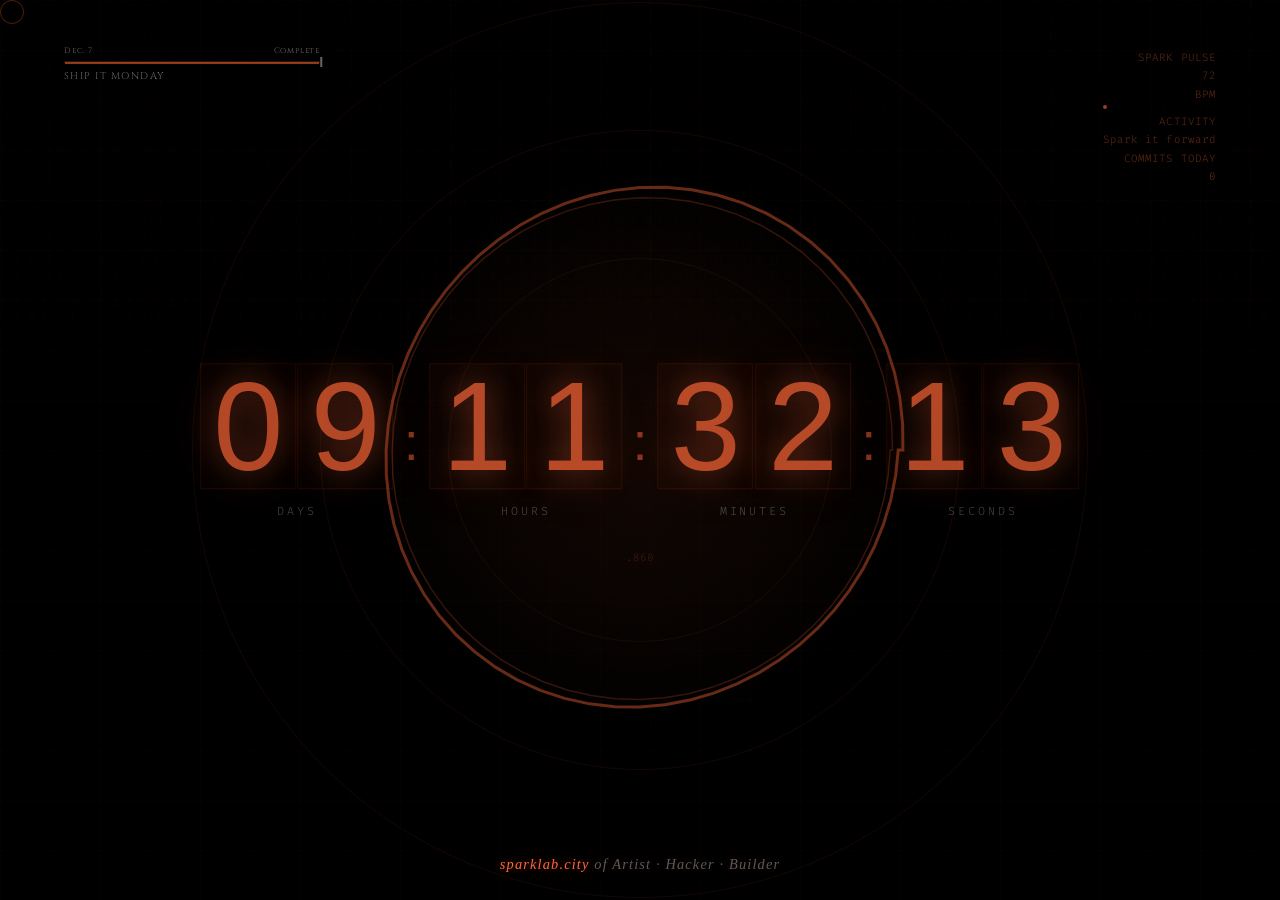
<file: archive/S3-residency-countdown_副本.html>
<!DOCTYPE html>
<html lang="zh-CN">
<head>
    <meta charset="UTF-8">
    <meta name="viewport" content="width=device-width, initial-scale=1.0">
    <title>Spark Lab Residency | Slow Burn</title>
    <style>
        @import url('https://fonts.googleapis.com/css2?family=JetBrains+Mono:wght@100;200;400;700&display=swap');
        @import url('https://fonts.googleapis.com/css2?family=Fira+Code:wght@300;400&display=swap');
        @import url('https://fonts.googleapis.com/css2?family=Cinzel:wght@400;500;600&display=swap');
        
        @font-face {
            font-family: 'Impact';
            src: local('Impact'), local('Impact MT');
        }
        
        :root {
            --main-color: #ff6737;
            --glow-intensity: 0.6;
        }
        
        * {
            margin: 0;
            padding: 0;
            box-sizing: border-box;
        }
        
        body {
            font-family: 'Fira Code', 'JetBrains Mono', monospace;
            background: #000000;
            color: #ffffff;
            overflow: hidden;
            position: relative;
            width: 100vw;
            height: 100vh;
            cursor: none;
            font-variant-numeric: slashed-zero;
            font-feature-settings: "zero" 1;
        }
        
        /* 自定义光标 - 更柔和 */
        .cursor {
            width: 24px;
            height: 24px;
            border: 0.5px solid rgba(255, 103, 55, 0.3);
            border-radius: 50%;
            position: fixed;
            pointer-events: none;
            z-index: 9999;
            transition: transform 0.15s ease;
            mix-blend-mode: screen;
        }
        
        /* 背景层 - 代码雨效果 */
        #matrix-bg {
            position: absolute;
            top: 0;
            left: 0;
            width: 100%;
            height: 100%;
            opacity: 0.02;
            pointer-events: none;
        }
        
        /* 轨道系统 */
        .orbital-system {
            position: absolute;
            width: 100%;
            height: 100%;
            display: flex;
            align-items: center;
            justify-content: center;
            pointer-events: none;
        }
        
        .orbit {
            position: absolute;
            border: 1px solid rgba(255, 103, 55, 0.08);
            border-radius: 50%;
            animation: rotate 120s linear infinite;
        }
        
        .orbit:nth-child(1) {
            width: 30vw;
            height: 30vw;
            animation-duration: 90s;
        }
        
        .orbit:nth-child(2) {
            width: 50vw;
            height: 50vw;
            animation-duration: 120s;
            animation-direction: reverse;
        }
        
        .orbit:nth-child(3) {
            width: 70vw;
            height: 70vw;
            animation-duration: 180s;
        }
        
        @keyframes rotate {
            from { transform: rotate(0deg); }
            to { transform: rotate(360deg); }
        }
        
        /* 音频可视化波形环 - 更凝实的设计 */
        .audio-visualizer {
            position: absolute;
            top: 50%;
            left: 50%;
            transform: translate(-50%, -50%);
            width: 80vw;
            height: 80vw;
            max-width: 80vh;
            max-height: 80vh;
            pointer-events: none;
            z-index: 5;
        }
        
        .wave-circle {
            position: absolute;
            width: 100%;
            height: 100%;
            border: 3px solid rgba(255, 103, 55, 0.1);
            border-radius: 50%;
            opacity: 0;
            animation: wave-pulse 6s ease-out infinite;
        }
        
        .wave-circle:nth-child(2) {
            animation-delay: 1.5s;
            border-width: 2px;
        }
        
        .wave-circle:nth-child(3) {
            animation-delay: 3s;
            border-width: 1px;
        }
        
        @keyframes wave-pulse {
            0% {
                transform: scale(0.85);
                opacity: 0;
                border-color: rgba(255, 103, 55, 0.4);
            }
            20% {
                opacity: 0.8;
                border-color: rgba(255, 103, 55, 0.3);
            }
            100% {
                transform: scale(1.3);
                opacity: 0;
                border-color: rgba(255, 103, 55, 0);
            }
        }
        
        /* SVG波形路径 - 更厚实 */
        #waveform-svg {
            position: absolute;
            width: 100%;
            height: 100%;
            z-index: 6;
        }
        
        .waveform-path {
            fill: none;
            stroke: rgba(255, 103, 55, 0.4);
            stroke-width: 3;
            stroke-linecap: round;
            filter: none;
        }
        
        /* 主倒计时容器 */
        .countdown-container {
            position: absolute;
            top: 50%;
            left: 50%;
            transform: translate(-50%, -50%);
            z-index: 10;
            text-align: center;
        }
        
        /* 倒计时数字组 */
        .countdown-display {
            display: flex;
            gap: 0.4vw;
            justify-content: center;
            align-items: center;
            margin-bottom: 2vh;
        }
        
        /* 时间单元 */
        .time-unit {
            position: relative;
        }
        
        /* 数字样式 - 核心设计 */
        .digit-group {
            display: flex;
            gap: 0.1vw;
            position: relative;
        }
        
        .digit {
            width: 7.5vw;
            height: 14vh;
            position: relative;
            background: linear-gradient(135deg, rgba(255, 103, 55, 0.02), transparent);
            border: 0.5px solid rgba(255, 103, 55, 0.1);
            box-shadow: inset 0 0 20px rgba(255, 103, 55, 0.03);
            display: flex;
            align-items: center;
            justify-content: center;
            transition: all 0.8s cubic-bezier(0.4, 0, 0.2, 1);
        }
        
        .digit-value {
    font-size: 14vh;
            font-weight: normal;
            font-family: 'Impact', 'Arial Black', sans-serif;
            color: var(--main-color);
            text-shadow: 
                0 0 30px rgba(255, 103, 55, var(--glow-intensity)),
                0 0 60px rgba(255, 103, 55, 0.3);
            position: relative;
            z-index: 2;
            font-variant-numeric: slashed-zero;
            font-feature-settings: "zero" 1;
            transition: opacity 0.6s ease, color 0.5s ease;
        }
        
        /* 数字变化时的平滑过渡 */
        .digit.changing .digit-value {
            opacity: 0.7;
        }
        
        /* 移除脉动，保持稳定 */
        
        /* 分隔符 - 缓慢的呼吸感 */
        .separator {
            font-family: 'Impact', 'Arial Black', sans-serif;
            font-size: 6vh;
            color: rgba(255, 103, 55, 0.5);
            margin: 0 0.4vw;
            animation: blink 3s ease-in-out infinite;
        }
        
        @keyframes blink {
            0%, 100% { opacity: 0.8; }
            50% { opacity: 0.3; }
        }
        
        /* 时间标签 - 更清晰 */
        .time-label {
            font-size: 1.3vh;
            color: rgba(255, 255, 255, 0.25);
            text-transform: uppercase;
            letter-spacing: 0.25em;
            margin-top: 1.5vh;
            font-weight: 100;
            font-family: 'Fira Code', monospace;
        }
        
        /* 左上角进度条组件 - Community Dinner */
        .community-dinner-progress {
            position: absolute;
            top: 5vh;
            left: 5vw;
            z-index: 15;
            display: flex;
            flex-direction: column;
            gap: 0.6vh;
        }
        
        .community-dinner-date-row {
            display: flex;
            align-items: center;
            justify-content: space-between;
            width: 20vw;
        }
        
        .community-dinner-date {
            font-family: 'Cinzel', serif;
            font-size: 0.9vh;
            color: rgba(255, 255, 255, 0.4);
            letter-spacing: 0.1em;
            font-weight: 400;
        }
        
        .community-dinner-bar-container {
            position: relative;
            width: 20vw;
            height: 2px;
            border: 0.5px solid rgba(255, 103, 55, 0.15);
            background: rgba(255, 103, 55, 0.03);
            overflow: visible;
        }
        
        .community-dinner-bar-fill {
            position: absolute;
            top: 0;
            left: 0;
            height: 2px;
            background: rgba(200, 80, 40, 0.7);
            transition: width 1s ease;
            min-width: 0;
        }
        
        .community-dinner-progress-marker {
            position: absolute;
            top: 50%;
            left: 0; /* 初始位置 */
            transform: translate(-50%, -50%);
            width: 1.5px;
            height: 10px;
            background: rgba(255, 255, 255, 0.4);
            z-index: 2;
        }
        
        .community-dinner-label {
            font-family: 'Cinzel', serif;
            font-size: 1.1vh;
            color: rgba(255, 255, 255, 0.4);
            letter-spacing: 0.15em;
            text-transform: uppercase;
            font-weight: 400;
        }
        
        .community-dinner-countdown {
            font-family: 'Cinzel', serif;
            font-size: 0.9vh;
            color: rgba(255, 255, 255, 0.4);
            letter-spacing: 0.1em;
            font-weight: 400;
        }
        
        /* 进度条 - 更低调 */
        .progress-bar {
            position: absolute;
            bottom: 5vh;
            left: 50%;
            transform: translateX(-50%);
            width: 60vw;
            height: 0.5px;
            background: rgba(255, 103, 55, 0.05);
            display: none; /* 隐藏底部橙色直线 */
        }
        
        .progress-fill {
            height: 100%;
            background: rgba(255, 103, 55, 0.3);
            transition: width 1s linear;
        }
        
        /* 底部标语 */
        .bottom-tagline {
            position: absolute;
            bottom: 2.5vh;
            left: 50%;
            transform: translateX(-50%);
            font-family: Georgia, serif;
            font-style: italic;
            font-size: 1.6vh;
            color: rgba(255, 255, 255, 0.35);
            letter-spacing: 0.08em;
            white-space: nowrap;
            text-shadow: 0 0 10px rgba(255, 103, 55, 0.2);
            padding: 0.5vh 2vw;
        }
        
        .bottom-tagline .sparklab-city {
            color: var(--main-color);
            text-shadow: 0 0 10px rgba(255, 103, 55, 0.4);
        }
        
        .completion-message {
            bottom: 5vh;
            display: none;
        }
        
        .completion-message .highlight {
            color: var(--main-color);
        }
        
        /* 火花粒子容器 */
        #particles {
            position: absolute;
            width: 100%;
            height: 100%;
            pointer-events: none;
        }
        
        .particle {
            position: absolute;
            width: 3px;
            height: 3px;
            background: rgba(255, 103, 55, 0.6);
            border-radius: 50%;
            pointer-events: none;
            animation: float 15s ease-out forwards;
            filter: blur(0.5px);
        }
        
        @keyframes float {
            0% {
                opacity: 0;
                transform: translate(0, 0) scale(0);
            }
            10% {
                opacity: 1;
                transform: translate(0, 0) scale(1);
            }
            100% {
                opacity: 0;
                transform: translate(var(--tx), var(--ty)) scale(0.5);
            }
        }
        
        /* 呼吸光晕 - 更缓慢的节奏 */
        .glow-orb {
            position: absolute;
            top: 50%;
            left: 50%;
            transform: translate(-50%, -50%);
            width: 45vw;
            height: 45vw;
            background: radial-gradient(circle, rgba(255, 103, 55, 0.08), transparent 70%);
            animation: breathe 6s ease-in-out infinite;
            pointer-events: none;
            z-index: 1;
        }
        
        @keyframes breathe {
            0%, 100% {
                transform: translate(-50%, -50%) scale(0.95);
                opacity: 0.4;
            }
            50% {
                transform: translate(-50%, -50%) scale(1.05);
                opacity: 0.7;
            }
        }
        
        /* Grid 网格背景 - 缓慢移动 */
        .grid-bg {
            position: absolute;
            width: 100%;
            height: 100%;
            background-image: 
                linear-gradient(rgba(255, 103, 55, 0.02) 1px, transparent 1px),
                linear-gradient(90deg, rgba(255, 103, 55, 0.02) 1px, transparent 1px);
            background-size: 50px 50px;
            animation: grid-move 30s linear infinite;
        }
        
        @keyframes grid-move {
            0% { transform: translate(0, 0); }
            100% { transform: translate(50px, 50px); }
        }
        
        /* 毫秒显示 - 稍微亮一点 */
        .milliseconds {
            position: absolute;
            bottom: -3vh;
            left: 50%;
            transform: translateX(-50%);
            font-size: 1.2vh;
            color: rgba(255, 103, 55, 0.2);
            font-weight: 100;
            letter-spacing: 0.1em;
        }
        
        /* 生命体征指示器 - 稍微亮一点 */
        .vitals-indicator {
            position: absolute;
            top: 5vh;
            right: 5vw;
            font-size: 1.2vh;
            color: rgba(255, 103, 55, 0.35);
            text-align: right;
            font-weight: 100;
            letter-spacing: 0.1em;
        }
        
        .vitals-indicator span {
            display: block;
            margin: 0.5vh 0;
        }
        
        .pulse-dot {
            display: inline-block;
            width: 4px;
            height: 4px;
            background: rgba(255, 103, 55, 0.6);
            border-radius: 50%;
            margin-left: 5px;
            animation: pulse-dot 2s ease-in-out infinite;
        }
        
        @keyframes pulse-dot {
            0%, 100% { opacity: 0.3; }
            50% { opacity: 0.7; }
        }
        
        /* Glitch效果 for commits */
        .glitch-text {
            position: relative;
            display: inline-block;
            color: rgba(255, 103, 55, 0.4);
        }
        
        .glitch-text.glitching {
            animation: glitch-flicker 0.3s ease;
        }
        
        @keyframes glitch-flicker {
            0%, 100% { 
                opacity: 1;
                transform: translateX(0);
            }
            20% { 
                opacity: 0.8;
                transform: translateX(-1px);
            }
            40% { 
                opacity: 0.6;
                transform: translateX(1px);
            }
            60% { 
                opacity: 0.9;
                transform: translateX(-0.5px);
            }
        }
        
        /* 21:00 仪式效果 - 更内敛 */
        .ritual-overlay {
            position: fixed;
            top: 0;
            left: 0;
            width: 100%;
            height: 100%;
            background: radial-gradient(circle, transparent, rgba(255, 103, 55, 0.1));
            opacity: 0;
            pointer-events: none;
            z-index: 20;
        }
        
        .ritual-overlay.active {
            animation: ritual-pulse 12s ease-out;
        }
        
        @keyframes ritual-pulse {
            0% { opacity: 0; }
            10% { opacity: 0.8; }
            100% { opacity: 0; }
        }
        
        .ritual-message {
            position: fixed;
            top: 50%;
            left: 50%;
            transform: translate(-50%, -50%);
            font-size: 1.8vh;
            color: rgba(255, 103, 55, 0.8);
            text-transform: uppercase;
            letter-spacing: 0.8em;
            opacity: 0;
            z-index: 21;
            font-weight: 100;
        }
        
        .ritual-message.active {
            animation: ritual-text 12s ease-out;
        }
        
        @keyframes ritual-text {
            0%, 100% { 
                opacity: 0;
                transform: translate(-50%, -50%) scale(0.9);
            }
            50% { 
                opacity: 1;
                transform: translate(-50%, -50%) scale(1);
            }
        }
        
        /* 声音控制按钮 - 更简洁 */
        .sound-toggle {
            position: fixed;
            bottom: 5vh;
            right: 5vw;
            width: 36px;
            height: 36px;
            background: rgba(255, 103, 55, 0.05);
            border: 0.5px solid rgba(255, 103, 55, 0.2);
            border-radius: 50%;
            cursor: pointer !important;
            display: flex;
            align-items: center;
            justify-content: center;
            z-index: 100;
            transition: all 0.3s ease;
            opacity: 0.5;
        }
        
        .sound-toggle:hover {
            background: rgba(255, 103, 55, 0.1);
            transform: scale(1.05);
            opacity: 1;
        }
        
        .sound-toggle.muted::after {
            content: '🔇';
            font-size: 16px;
        }
        
        .sound-toggle.unmuted::after {
            content: '🔊';
            font-size: 16px;
        }
        
        /* 响应式调整 */
        @media (max-width: 768px) {
            .digit {
                width: 12vw;
                height: 10vh;
            }
            .digit-value {
                font-size: 6vh;
            }
            .separator {
                font-size: 4vh;
                margin: 0 0.3vw;
            }
            .countdown-display {
                gap: 0.3vw;
            }
            .audio-visualizer {
                width: 95vw;
                height: 95vw;
            }
            .bottom-tagline {
                font-size: 1vh;
                padding: 0.3vh 1vw;
            }
        }
    </style>
</head>
<body>
    <!-- 自定义光标 -->
    <div class="cursor"></div>
    
    <!-- 网格背景 -->
    <div class="grid-bg"></div>
    
    <!-- 代码雨背景 -->
    <canvas id="matrix-bg"></canvas>
    
    <!-- 轨道系统 -->
    <div class="orbital-system">
        <div class="orbit"></div>
        <div class="orbit"></div>
        <div class="orbit"></div>
    </div>
    
    <!-- 呼吸光晕 -->
    <div class="glow-orb"></div>
    
    <!-- 音频可视化 -->
    <div class="audio-visualizer">
        <div class="wave-circle"></div>
        <div class="wave-circle"></div>
        <div class="wave-circle"></div>
        <svg id="waveform-svg">
            <path class="waveform-path" id="waveform"></path>
            <path class="waveform-path" id="waveform-inner" style="stroke: rgba(255, 103, 55, 0.2); stroke-width: 1.5;"></path>
        </svg>
    </div>
    
    <!-- 火花粒子 -->
    <div id="particles"></div>
    
    <!-- 主倒计时 -->
    <div class="countdown-container">
        <div class="countdown-display">
            <!-- 天数 -->
            <div class="time-unit">
                <div class="digit-group">
                    <div class="digit">
                        <span class="digit-value" id="days-tens">0</span>
                    </div>
                    <div class="digit">
                        <span class="digit-value" id="days-ones">0</span>
                    </div>
                </div>
                <div class="time-label">DAYS</div>
            </div>
            
            <span class="separator">:</span>
            
            <!-- 小时 -->
            <div class="time-unit">
                <div class="digit-group">
                    <div class="digit">
                        <span class="digit-value" id="hours-tens">0</span>
                    </div>
                    <div class="digit">
                        <span class="digit-value" id="hours-ones">0</span>
                    </div>
                </div>
                <div class="time-label">HOURS</div>
            </div>
            
            <span class="separator">:</span>
            
            <!-- 分钟 -->
            <div class="time-unit">
                <div class="digit-group">
                    <div class="digit">
                        <span class="digit-value" id="minutes-tens">0</span>
                    </div>
                    <div class="digit">
                        <span class="digit-value" id="minutes-ones">0</span>
                    </div>
                </div>
                <div class="time-label">MINUTES</div>
            </div>
            
            <span class="separator">:</span>
            
            <!-- 秒数 -->
            <div class="time-unit">
                <div class="digit-group">
                    <div class="digit">
                        <span class="digit-value" id="seconds-tens">0</span>
                    </div>
                    <div class="digit">
                        <span class="digit-value" id="seconds-ones">0</span>
                    </div>
                </div>
                <div class="time-label">SECONDS</div>
            </div>
        </div>
        
        <!-- 毫秒显示 -->
        <div class="milliseconds" id="milliseconds">.000</div>
    </div>
    
    <!-- 进度条 -->
    <div class="progress-bar">
        <div class="progress-fill" id="progress"></div>
    </div>
    
    <!-- 底部标语 -->
    <div class="bottom-tagline completion-message" id="completionMessage">
        <span class="highlight">S4</span> <span class="muted">Chapte has come to an end</span>
    </div>
    <div class="bottom-tagline">
        <span class="sparklab-city">sparklab.city</span> of Artist · Hacker · Builder
    </div>
    
    <!-- 左上角进度条组件 - Community Dinner -->
    <div class="community-dinner-progress">
        <div class="community-dinner-date-row">
            <div class="community-dinner-date" id="communityDinnerDate"></div>
            <div class="community-dinner-countdown" id="communityDinnerCountdown"></div>
        </div>
        <div class="community-dinner-bar-container">
            <div class="community-dinner-bar-fill" id="communityDinnerProgress"></div>
            <div class="community-dinner-progress-marker" id="communityDinnerMarker"></div>
        </div>
        <div class="community-dinner-label">Ship it Monday</div>
    </div>
    
    <!-- 生命体征 -->
    <div class="vitals-indicator">
        <span>SPARK PULSE <span id="heartRate">72</span> BPM<span class="pulse-dot"></span></span>
        <span>ACTIVITY <span id="activity">NORMAL</span></span>
        <span>COMMITS TODAY <span id="commits" class="glitch-text">0</span></span>
    </div>
    
    <!-- 21:00 仪式覆盖层 -->
    <div class="ritual-overlay" id="ritualOverlay"></div>
    <div class="ritual-message" id="ritualMessage">KEEP BUILDING</div>
    
    <!-- 声音控制 - 隐藏 -->
    <div class="sound-toggle unmuted" id="soundToggle" style="display: none;"></div>
    
    <script>
        // 配置
        // 创建本地时区的日期（11月2日12:00至12月14日12:00，42天周期）
        // 使用 Date(year, month, day, hour, minute, second) 构造函数
        // 这种方式会自动使用本地时区，无需额外校正
        const currentYear = new Date().getFullYear();
        const startDateLocal = new Date(currentYear, 10, 2, 12, 0, 0, 0); // 11月 = 月份10（0索引）
        const endDateLocal = new Date(currentYear, 11, 14, 12, 0, 0, 0); // 12月 = 月份11，12月14日
        
        // 验证：确保是42天周期
        const totalDays = (endDateLocal.getTime() - startDateLocal.getTime()) / (1000 * 60 * 60 * 24);
        console.log(`倒计时周期: ${totalDays} 天 (预期: 42天)`);
        
        const CONFIG = {
            // 11月2日12:00至12月14日12:00的42天周期（本地时间）
            // 自动处理时区和夏令时变化
            startDate: startDateLocal,
            endDate: endDateLocal,
            sparkWords: ['BUILD', 'CREATE', 'SPARK', 'LEGACY', 'ITERATE', 'SHIP', 'SCALE', 'DREAM'],
            particleInterval: 8000, // 粒子生成间隔
            matrixSpeed: 50, // 代码雨速度
            soundEnabled: true, // 声音默认开启
            ritualHour: 21, // 21:00仪式时刻
            ritualMessages: [
                'KEEP BUILDING',
                'STAY CURIOUS',
                'TRUST THE PROCESS',
                'EMBRACE CHAOS',
                'FIND YOUR SPARK',
                'BUILD TO THINK',
                'SHIP FAST',
                'STAY HUNGRY'
            ]
        };
        
        let countdownInterval = null;
        let countdownFinished = false;
        
        // Web Audio API 声音引擎
        class SoundEngine {
            constructor() {
                this.context = null;
                this.oscillator = null;
                this.gainNode = null;
                this.analyser = null;
                this.dataArray = null;
                this.initialized = false;
            }
            
            init() {
                if (this.initialized) return;
                
                this.context = new (window.AudioContext || window.webkitAudioContext)();
                this.gainNode = this.context.createGain();
                this.gainNode.gain.value = 0.005; // 更低的音量
                this.gainNode.connect(this.context.destination);
                
                // 分析器用于可视化
                this.analyser = this.context.createAnalyser();
                this.analyser.fftSize = 256;
                this.dataArray = new Uint8Array(this.analyser.frequencyBinCount);
                
                this.initialized = true;
            }
            
            // Tick声音 - 更轻柔
            playTick() {
                if (!this.initialized || !CONFIG.soundEnabled) return;
                
                const osc = this.context.createOscillator();
                const gain = this.context.createGain();
                
                osc.frequency.value = 600 + Math.random() * 50; // 更低的频率
                osc.type = 'sine';
                
                gain.gain.setValueAtTime(0, this.context.currentTime);
                gain.gain.linearRampToValueAtTime(0.01, this.context.currentTime + 0.001);
                gain.gain.exponentialRampToValueAtTime(0.0001, this.context.currentTime + 0.03);
                
                osc.connect(gain);
                gain.connect(this.gainNode);
                gain.connect(this.analyser);
                
                osc.start(this.context.currentTime);
                osc.stop(this.context.currentTime + 0.03);
            }
            
            // 整点钟声 - 更轻柔
            playHourChime() {
                if (!this.initialized || !CONFIG.soundEnabled) return;
                
                const frequencies = [523.25, 659.25, 783.99]; // C, E, G
                
                frequencies.forEach((freq, i) => {
                    setTimeout(() => {
                        const osc = this.context.createOscillator();
                        const gain = this.context.createGain();
                        
                        osc.frequency.value = freq;
                        osc.type = 'triangle';
                        
                        gain.gain.setValueAtTime(0, this.context.currentTime);
                        gain.gain.linearRampToValueAtTime(0.03, this.context.currentTime + 0.1);
                        gain.gain.exponentialRampToValueAtTime(0.0001, this.context.currentTime + 0.8);
                        
                        osc.connect(gain);
                        gain.connect(this.gainNode);
                        
                        osc.start(this.context.currentTime);
                        osc.stop(this.context.currentTime + 0.8);
                    }, i * 200);
                });
            }
            
            // 21:00仪式声音 - 深沉但不刺耳
            playRitualSound() {
                if (!this.initialized || !CONFIG.soundEnabled) return;
                
                // 深沉的共振音
                const baseFreq = 110; // A2
                
                for (let i = 0; i < 3; i++) {
                    const osc = this.context.createOscillator();
                    const gain = this.context.createGain();
                    
                    osc.frequency.value = baseFreq * (i + 1);
                    osc.type = 'sine';
                    
                    gain.gain.setValueAtTime(0, this.context.currentTime);
                    gain.gain.linearRampToValueAtTime(0.02, this.context.currentTime + 2);
                    gain.gain.linearRampToValueAtTime(0, this.context.currentTime + 5);
                    
                    osc.connect(gain);
                    gain.connect(this.gainNode);
                    
                    osc.start(this.context.currentTime);
                    osc.stop(this.context.currentTime + 5);
                }
            }
            
            // 获取音频数据用于可视化
            getFrequencyData() {
                if (!this.analyser) return null;
                this.analyser.getByteFrequencyData(this.dataArray);
                return this.dataArray;
            }
            
            // 生成环境音
            startAmbient() {
                if (!this.initialized || !CONFIG.soundEnabled) return;
                
                // 低频环境噪音
                const bufferSize = this.context.sampleRate * 2;
                const buffer = this.context.createBuffer(1, bufferSize, this.context.sampleRate);
                const data = buffer.getChannelData(0);
                
                for (let i = 0; i < bufferSize; i++) {
                    data[i] = (Math.random() - 0.5) * 0.0005;
                }
                
                const source = this.context.createBufferSource();
                const filter = this.context.createBiquadFilter();
                
                source.buffer = buffer;
                source.loop = true;
                
                filter.type = 'lowpass';
                filter.frequency.value = 100;
                
                source.connect(filter);
                filter.connect(this.gainNode);
                filter.connect(this.analyser);
                
                source.start();
            }
        }
        
        const soundEngine = new SoundEngine();
        
        // 自定义光标
        document.addEventListener('mousemove', (e) => {
            const cursor = document.querySelector('.cursor');
            cursor.style.left = e.clientX + 'px';
            cursor.style.top = e.clientY + 'px';
        });
        
        // Matrix 代码雨效果
        function initMatrix() {
            const canvas = document.getElementById('matrix-bg');
            const ctx = canvas.getContext('2d');
            
            canvas.width = window.innerWidth;
            canvas.height = window.innerHeight;
            
            const matrix = CONFIG.sparkWords.join('').split('');
            const fontSize = 14;
            const columns = canvas.width / fontSize;
            const drops = Array(Math.floor(columns)).fill(1);
            
            function draw() {
                ctx.fillStyle = 'rgba(0, 0, 0, 0.02)';
                ctx.fillRect(0, 0, canvas.width, canvas.height);
                
                ctx.fillStyle = 'rgba(255, 103, 55, 0.8)';
                ctx.font = fontSize + 'px Fira Code';
                
                for (let i = 0; i < drops.length; i++) {
                    const text = matrix[Math.floor(Math.random() * matrix.length)];
                    ctx.fillText(text, i * fontSize, drops[i] * fontSize);
                    
                    if (drops[i] * fontSize > canvas.height && Math.random() > 0.985) {
                        drops[i] = 0;
                    }
                    drops[i]++;
                }
            }
            
            setInterval(draw, CONFIG.matrixSpeed);
        }
        
        // 音频可视化波形 - 更平滑的心跳效果
        function updateWaveform() {
            const svg = document.getElementById('waveform-svg');
            const path = document.getElementById('waveform');
            const innerPath = document.getElementById('waveform-inner');
            const width = svg.clientWidth;
            const height = svg.clientHeight;
            const centerX = width / 2;
            const centerY = height / 2;
            const radius = Math.min(width, height) * 0.35;
            
            const points = 64; // 减少点数，更平滑
            let pathData = '';
            let innerPathData = '';
            
            // 模拟心跳波形
            const time = Date.now() * 0.0003; // 更慢的速度
            
            for (let i = 0; i <= points; i++) {
                const angle = (i / points) * Math.PI * 2;
                
                // 外层波形 - 主心跳
                let waveHeight = 8;
                waveHeight += Math.sin(time + i * 0.05) * 4;
                waveHeight += Math.sin(time * 2 + i * 0.1) * 2;
                
                // 偶尔的强心跳
                if (Math.sin(time * 0.5) > 0.8) {
                    waveHeight += Math.sin(time * 4 + i * 0.2) * 6;
                }
                
                const r = radius + waveHeight;
                const x = centerX + Math.cos(angle) * r;
                const y = centerY + Math.sin(angle) * r;
                
                // 内层波形 - 更柔和
                const innerWaveHeight = waveHeight * 0.5;
                const innerR = radius - 5 + innerWaveHeight;
                const innerX = centerX + Math.cos(angle) * innerR;
                const innerY = centerY + Math.sin(angle) * innerR;
                
                if (i === 0) {
                    pathData += `M ${x} ${y}`;
                    innerPathData += `M ${innerX} ${innerY}`;
                } else {
                    pathData += ` L ${x} ${y}`;
                    innerPathData += ` L ${innerX} ${innerY}`;
                }
            }
            
            pathData += ' Z';
            innerPathData += ' Z';
            path.setAttribute('d', pathData);
            innerPath.setAttribute('d', innerPathData);
            
            requestAnimationFrame(updateWaveform);
        }
        
        // 火花粒子生成 - 更缓慢的运动
        function createParticle() {
            const particle = document.createElement('div');
            particle.className = 'particle';
            
            const centerX = window.innerWidth / 2;
            const centerY = window.innerHeight / 2;
            const offsetX = (Math.random() - 0.5) * 300;
            const offsetY = (Math.random() - 0.5) * 300;
            
            particle.style.left = (centerX + offsetX) + 'px';
            particle.style.top = (centerY + offsetY) + 'px';
            
            // 更小的运动范围，更缓慢的飘动
            const tx = (Math.random() - 0.5) * 200;
            const ty = -Math.random() * 150 - 50; // 主要向上飘
            particle.style.setProperty('--tx', tx + 'px');
            particle.style.setProperty('--ty', ty + 'px');
            
            document.getElementById('particles').appendChild(particle);
            
            // 动画时间延长
            setTimeout(() => particle.remove(), 15000);
        }
        
        // 数字变化动画 - 平滑过渡，无闪烁
        function updateDigit(elementId, newValue, oldValue) {
            if (newValue !== oldValue) {
                const element = document.getElementById(elementId);
                const parent = element.parentElement;
                
                // 平滑过渡
                parent.classList.add('changing');
                setTimeout(() => {
                    element.textContent = newValue;
                    parent.classList.remove('changing');
                }, 300);
                
                // 播放轻柔的tick声音
                if (CONFIG.soundEnabled) {
                    soundEngine.playTick();
                }
                
                // 偶尔生成粒子（频率降低）
                if (Math.random() > 0.95) {
                    createParticle();
                }
            }
        }
        
        // 打字机效果状态
        let typewriterState = {
            currentText: 'Spark it forward',
            fullText: 'Spark it forward',
            isDeleting: false,
            isRotating: false,
            rotateIndex: 0,
            typewriterTimeout: null
        };
        
        const rotateWords = ['Stealth', 'Speed', 'Subtraction', 'Synergy'];
        
        function updateTypewriterEffect() {
            const activityElement = document.getElementById('activity');
            if (!activityElement) return;
            
            // 清除之前的定时器
            if (typewriterState.typewriterTimeout) {
                clearTimeout(typewriterState.typewriterTimeout);
            }
            
            if (typewriterState.isRotating) {
                // 轮换显示其他文字
                if (typewriterState.rotateIndex < rotateWords.length) {
                    activityElement.textContent = rotateWords[typewriterState.rotateIndex];
                    typewriterState.rotateIndex++;
                    
                    // 每个文字显示1.5秒
                    typewriterState.typewriterTimeout = setTimeout(() => {
                        updateTypewriterEffect();
                    }, 1500);
                } else {
                    // 轮换完成，重新开始显示 "Spark it forward"
                    typewriterState.isRotating = false;
                    typewriterState.rotateIndex = 0;
                    typewriterState.isDeleting = false;
                    updateTypewriterEffect();
                }
            } else if (!typewriterState.isDeleting) {
                // 显示完整文本
                typewriterState.currentText = typewriterState.fullText;
                activityElement.textContent = typewriterState.currentText;
                
                // 等待2秒后开始删除
                typewriterState.typewriterTimeout = setTimeout(() => {
                    typewriterState.isDeleting = true;
                    updateTypewriterEffect();
                }, 2000);
            } else {
                // 删除字符
                if (typewriterState.currentText.length > 5) { // "Spark" 是5个字符
                    typewriterState.currentText = typewriterState.currentText.slice(0, -1);
                    activityElement.textContent = typewriterState.currentText;
                    
                    // 继续删除
                    typewriterState.typewriterTimeout = setTimeout(() => {
                        updateTypewriterEffect();
                    }, 80); // 每80ms删除一个字符
                } else {
                    // 删除完成，只保留 "Spark"，开始轮换其他文字
                    typewriterState.isDeleting = false;
                    typewriterState.isRotating = true;
                    typewriterState.rotateIndex = 0;
                    typewriterState.typewriterTimeout = setTimeout(() => {
                        updateTypewriterEffect();
                    }, 1000);
                }
            }
        }
        
        // 生命体征模拟
        function updateVitals() {
            // 模拟心率
            const heartRate = 60 + Math.floor(Math.random() * 30);
            document.getElementById('heartRate').textContent = heartRate;
            
            // 模拟活动状态（只包含其他文字，Spark it forward 由打字机效果处理）
            const activities = ['Spark', 'Stealth', 'Speed', 'Subtraction', 'Synergy'];
            const activityElement = document.getElementById('activity');
            
            // 只有在不显示打字机效果时才显示其他活动状态
            // 打字机效果由独立的定时器处理，这里不做处理
            
            // 模拟提交数 - 添加glitch效果
            const commitsElement = document.getElementById('commits');
            const currentCommits = parseInt(commitsElement.textContent);
            
            // 偶尔增加commits
            if (Math.random() > 0.95) {
                commitsElement.textContent = currentCommits + 1;
            }
            
            // 随机glitch效果
            if (Math.random() > 0.8) {
                commitsElement.classList.add('glitching');
                setTimeout(() => {
                    commitsElement.classList.remove('glitching');
                }, 300);
            }
        }
        
        // 21:00 仪式触发
        function checkRitual() {
            const now = new Date();
            if (now.getHours() === CONFIG.ritualHour && now.getMinutes() === 0 && now.getSeconds() < 2) {
                triggerRitual();
            }
        }
        
        function triggerRitual() {
            const overlay = document.getElementById('ritualOverlay');
            const message = document.getElementById('ritualMessage');
            
            // 随机选择消息
            const randomMessage = CONFIG.ritualMessages[Math.floor(Math.random() * CONFIG.ritualMessages.length)];
            message.textContent = randomMessage;
            
            overlay.classList.add('active');
            message.classList.add('active');
            
            // 播放仪式声音
            soundEngine.playRitualSound();
            
            // 生成适量粒子 - 更内敛
            for (let i = 0; i < 20; i++) {
                setTimeout(createParticle, i * 100);
            }
            
            // 12秒后移除效果
            setTimeout(() => {
                overlay.classList.remove('active');
                message.classList.remove('active');
            }, 12000);
        }
        
        function showCompletionMessage() {
            const completion = document.getElementById('completionMessage');
            if (completion) {
                completion.style.display = 'block';
            }
        }
        
        // 倒计时主逻辑（使用本地时区，已校正）
        function updateCountdown() {
            const now = new Date();
            
            // 使用本地时间戳进行计算，确保时区准确
            // Date对象在本地时区创建，所以直接相减即可得到准确的毫秒差
            const remaining = CONFIG.endDate.getTime() - now.getTime();
            const elapsed = now.getTime() - CONFIG.startDate.getTime();
            const total = CONFIG.endDate.getTime() - CONFIG.startDate.getTime();
            
            if (remaining <= 0) {
                if (!countdownFinished) {
                    const ids = ['days-tens','days-ones','hours-tens','hours-ones','minutes-tens','minutes-ones','seconds-tens','seconds-ones'];
                    ids.forEach(id => {
                        const el = document.getElementById(id);
                        if (el) el.textContent = '0';
                    });
                    document.getElementById('milliseconds').textContent = '.000';
                    document.getElementById('progress').style.width = '100%';
                    showCompletionMessage();
                    countdownFinished = true;
                    if (countdownInterval) {
                        clearInterval(countdownInterval);
                    }
                }
                return;
            }
            
            // 时间感知的视觉增强
            const hoursRemaining = remaining / (1000 * 60 * 60);
            if (hoursRemaining <= 24) {
                // 最后24小时增强效果
                document.documentElement.style.setProperty('--glow-intensity', '0.8');
                if (hoursRemaining <= 1) {
                    // 最后1小时颜色变深
                    document.documentElement.style.setProperty('--main-color', '#ff4520');
                }
            }
            
            // 计算剩余时间：天数、小时、分钟、秒数（42天周期）
            const days = Math.floor(remaining / (1000 * 60 * 60 * 24));
            const hours = Math.floor((remaining % (1000 * 60 * 60 * 24)) / (1000 * 60 * 60));
            const minutes = Math.floor((remaining % (1000 * 60 * 60)) / (1000 * 60));
            const seconds = Math.floor((remaining % (1000 * 60)) / 1000);
            const milliseconds = remaining % 1000;
            
            // 保存旧值
            const oldValues = {
                daysTens: document.getElementById('days-tens').textContent,
                daysOnes: document.getElementById('days-ones').textContent,
                hoursTens: document.getElementById('hours-tens').textContent,
                hoursOnes: document.getElementById('hours-ones').textContent,
                minutesTens: document.getElementById('minutes-tens').textContent,
                minutesOnes: document.getElementById('minutes-ones').textContent,
                secondsTens: document.getElementById('seconds-tens').textContent,
                secondsOnes: document.getElementById('seconds-ones').textContent
            };
            
            // 更新显示
            const daysTens = Math.floor(days / 10);
            const daysOnes = days % 10;
            const hoursTens = Math.floor(hours / 10);
            const hoursOnes = hours % 10;
            const minutesTens = Math.floor(minutes / 10);
            const minutesOnes = minutes % 10;
            const secondsTens = Math.floor(seconds / 10);
            const secondsOnes = seconds % 10;
            
            updateDigit('days-tens', daysTens, oldValues.daysTens);
            updateDigit('days-ones', daysOnes, oldValues.daysOnes);
            updateDigit('hours-tens', hoursTens, oldValues.hoursTens);
            updateDigit('hours-ones', hoursOnes, oldValues.hoursOnes);
            updateDigit('minutes-tens', minutesTens, oldValues.minutesTens);
            updateDigit('minutes-ones', minutesOnes, oldValues.minutesOnes);
            updateDigit('seconds-tens', secondsTens, oldValues.secondsTens);
            updateDigit('seconds-ones', secondsOnes, oldValues.secondsOnes);
            
            // 更新毫秒（简化显示）
            const displayMs = Math.floor(milliseconds / 10) * 10; // 显示10的倍数
            document.getElementById('milliseconds').textContent = '.' + displayMs.toString().padStart(3, '0');
            
            // 更新进度条
            const progress = (elapsed / total) * 100;
            document.getElementById('progress').style.width = progress + '%';
            
            // 整点特效 - 更克制
            if (minutes === 0 && seconds === 0 && milliseconds < 100) {
                soundEngine.playHourChime();
                for (let i = 0; i < 5; i++) {
                    setTimeout(createParticle, i * 200);
                }
            }
            
            // 检查21:00仪式
            checkRitual();
        }
        
        // Community Dinner 进度条 - 每周一18:30刷新
        function getCurrentWeekStart() {
            const now = new Date();
            const day = now.getDay(); // 0 = 周日, 1 = 周一, ..., 6 = 周六
            const daysToMonday = day === 0 ? 6 : day - 1; // 距离周一的天数
            
            const monday = new Date(now);
            monday.setDate(now.getDate() - daysToMonday);
            monday.setHours(18, 30, 0, 0);
            
            return monday;
        }
        
        function getNextWeekStart() {
            const currentMonday = getCurrentWeekStart();
            const nextMonday = new Date(currentMonday);
            nextMonday.setDate(currentMonday.getDate() + 7);
            return nextMonday;
        }
        
        function getCurrentWeekStart() {
            const now = new Date();
            const dayOfWeek = now.getDay(); // 0 (周日) - 6 (周六)
            const hour = now.getHours();
            const minute = now.getMinutes();

            const currentWeekStart = new Date(now);

            // 计算距离上一个周一的天数
            let daysToSubtract = dayOfWeek - 1; // 1是周一
            if (daysToSubtract < 0) {
                daysToSubtract = 6; // 如果是周日，则减去6天
            }

            currentWeekStart.setDate(now.getDate() - daysToSubtract);
            currentWeekStart.setHours(18, 30, 0, 0);

            // 如果当前时间早于本周的周一18:30，则起始时间应为上周的周一18:30
            if (now < currentWeekStart) {
                currentWeekStart.setDate(currentWeekStart.getDate() - 7);
            }

            return currentWeekStart;
        }

        function getNextWeekStart() {
            const currentWeekStart = getCurrentWeekStart();
            const nextWeekStart = new Date(currentWeekStart);
            nextWeekStart.setDate(currentWeekStart.getDate() + 7);
            return nextWeekStart;
        }

        function formatDate(date) {
            const months = ['Jan.', 'Feb.', 'Mar.', 'Apr.', 'May', 'Jun.', 'Jul.', 'Aug.', 'Sep.', 'Oct.', 'Nov.', 'Dec.'];
            const month = months[date.getMonth()];
            const day = date.getDate();
            return `${month} ${day}`;
        }

        function updateCommunityDinnerProgress() {
            const progressBar = document.getElementById('communityDinnerProgress');
            const progressMarker = document.getElementById('communityDinnerMarker');
            const dateElement = document.getElementById('communityDinnerDate');
            const countdownElement = document.getElementById('communityDinnerCountdown');
            const container = progressBar ? progressBar.parentElement : null;
            
            if (progressBar && container) {
                progressBar.style.width = '100%';
            }
            
            if (progressMarker && container) {
                const containerWidth = container.offsetWidth;
                progressMarker.style.left = containerWidth + 'px';
            }
            
            if (dateElement) {
                const nextWeek = getNextWeekStart();
                dateElement.textContent = formatDate(nextWeek);
            }
            
            if (countdownElement) {
                countdownElement.textContent = 'Complete';
            }
        }
        
        function scheduleWeeklyRefresh() {
            const now = new Date();
            const nextMonday = getNextWeekStart();
            const msUntilRefresh = nextMonday.getTime() - now.getTime();
            
            // 设置定时器在下一个周一18:30刷新
            setTimeout(() => {
                updateCommunityDinnerProgress();
                // 之后每7天刷新一次
                setInterval(updateCommunityDinnerProgress, 7 * 24 * 60 * 60 * 1000);
            }, msUntilRefresh);
        }
        
        // 声音开关 - 用户手动控制时才开启
        document.getElementById('soundToggle').addEventListener('click', function() {
            CONFIG.soundEnabled = !CONFIG.soundEnabled;
            this.classList.toggle('muted');
            this.classList.toggle('unmuted');
            
            if (CONFIG.soundEnabled) {
                soundEngine.init();
                soundEngine.startAmbient();
            }
        });
        
        // 点击页面任意位置开启声音（用于绕过浏览器自动播放限制）
        document.addEventListener('click', function initSound() {
            if (!soundEngine.initialized && CONFIG.soundEnabled) {
                soundEngine.init();
                soundEngine.startAmbient();
                document.removeEventListener('click', initSound);
            }
        });
        
        // 窗口调整
        window.addEventListener('resize', () => {
            const canvas = document.getElementById('matrix-bg');
            canvas.width = window.innerWidth;
            canvas.height = window.innerHeight;
        });
        
        // 初始化
        initMatrix();
        updateWaveform();
        setInterval(createParticle, CONFIG.particleInterval);
        countdownInterval = setInterval(updateCountdown, 10);
        setInterval(updateVitals, 3000);
        
        // Community Dinner 进度条初始化
        updateCommunityDinnerProgress();
        setInterval(updateCommunityDinnerProgress, 1000); // 每秒更新一次进度
        scheduleWeeklyRefresh(); // 设置每周一18:30自动刷新
        
        // 启动打字机效果
        updateTypewriterEffect();
        
        // 立即执行一次
        updateCountdown();
        
        // 键盘快捷键
        document.addEventListener('keydown', (e) => {
            // 按空格键触发仪式（测试用）
            if (e.code === 'Space') {
                e.preventDefault();
                triggerRitual();
            }
        });
    </script>
</body>
</html>
</file>
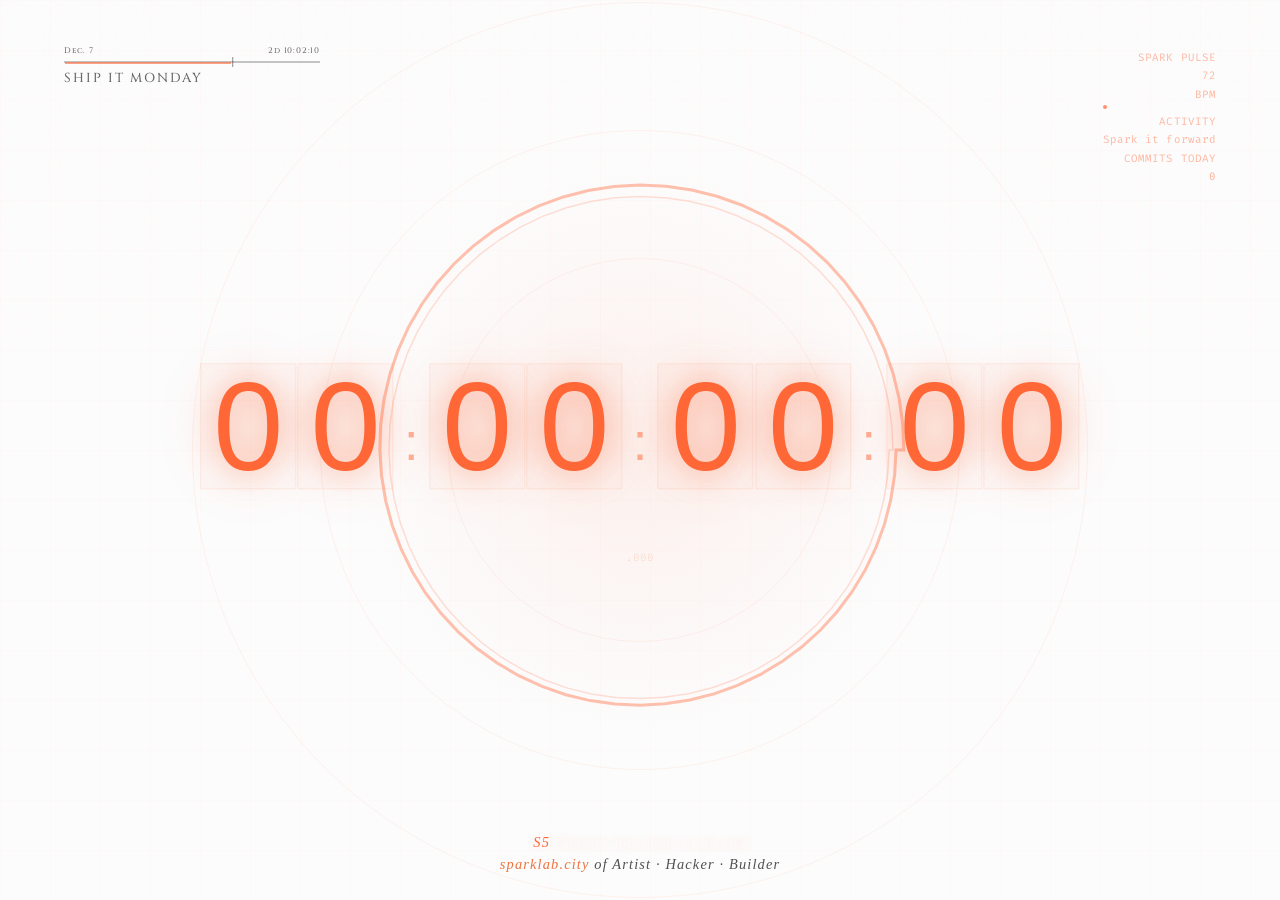
<file: android-apk/app/src/main/assets/S5-Residency-Countdown.html>
<!DOCTYPE html>
<html lang="zh-CN">
<head>
    <meta charset="UTF-8">
    <meta name="viewport" content="width=device-width, initial-scale=1.0">
    <title>S5 Residency Countdown | Spark Lab</title>
    <!-- 默认仅走 Google；失败/离线时由紧随其后的脚本注入 fonts/google-fonts-local.css（见下方注释） -->
    <link rel="preconnect" href="https://fonts.googleapis.com">
    <link rel="preconnect" href="https://fonts.gstatic.com" crossorigin>
    <link rel="stylesheet" id="google-fonts-primary"
          href="https://fonts.googleapis.com/css2?family=JetBrains+Mono:wght@100;200;400;700&family=Fira+Code:wght@300;400&family=Cinzel:wght@400;500;600&display=swap">
    <script>
        /* 字体 fallback：与上面 <link> 同级，勿删。仅在 Google 样式表加载失败、或当前离线、或之后断网时挂载全量本地 @font-face */
        (function () {
            var LOCAL = 'fonts/google-fonts-local.css';
            var FALLBACK_ID = 'fonts-local-fallback';
            function applyLocalFontFallback() {
                if (document.getElementById(FALLBACK_ID)) return;
                var l = document.createElement('link');
                l.id = FALLBACK_ID;
                l.rel = 'stylesheet';
                l.href = LOCAL;
                document.head.appendChild(l);
            }
            var g = document.getElementById('google-fonts-primary');
            if (g) g.addEventListener('error', applyLocalFontFallback);
            if (!navigator.onLine) applyLocalFontFallback();
            window.addEventListener('offline', applyLocalFontFallback);
            window.addEventListener('load', function () {
                if (!document.fonts || !document.fonts.check) return;
                window.setTimeout(function () {
                    var probes = [
                        "400 1em 'JetBrains Mono'",
                        "400 1em 'Fira Code'",
                        "400 1em 'Cinzel'"
                    ];
                    if (probes.some(function (probe) { return !document.fonts.check(probe); })) {
                        applyLocalFontFallback();
                    }
                }, 2500);
            });
        })();
    </script>
    <style>
        /*
         * ========== 字体策略（按此约定维护）==========
         * 1) 默认从 Google 加载：由 <head> 中 id="google-fonts-primary" 的 <link> 请求合并后的 css2，与原先三条 @import 等价。
         * 2) fallback：上一条 inline <script> 在「Google 样式表 onerror / 已离线 / 之后进入 offline」时注入 fonts/google-fonts-local.css
         *   （与线上一一对应的全量 woff2 在同目录，不默认加载、避免与 Google 重复）。
         * 3) 若需**强制**只用本地：可注释掉 <link id="google-fonts-primary"> 整行，并改为 <link rel="stylesheet" href="fonts/google-fonts-local.css">，
         *    或打开开发者工具临时挂本地（不推荐长期双份）。
         * 4) 其它字体：Impact 的 @font-face、font-family 中的 Georgia 等不要删。
         */
        
        @font-face {
            font-family: 'Impact';
            src: local('Impact'), local('Impact MT');
        }
        
        :root {
            --main-color: #ff6737;
            --glow-intensity: 0.6;
        }
        
        * {
            margin: 0;
            padding: 0;
            box-sizing: border-box;
        }
        
        body {
            font-family: 'Fira Code', 'JetBrains Mono', monospace;
            background: #000000;
            color: #ffffff;
            overflow: hidden;
            position: relative;
            width: 100vw;
            height: 100vh;
            cursor: none;
            font-variant-numeric: slashed-zero;
            font-feature-settings: "zero" 1;
            transition: background 1s ease;
        }
        
        body.countdown-inactive {
            background: #ffffff;
        }

        /* 起止前后各 10s（共 20s 窗口）：每秒黑/白切换一次，短时过渡避免与 1s 淡入淡出糊在一起 */
        body.countdown-flicker {
            transition: background 0.05s linear, color 0.05s linear;
        }
        
        /* 自定义光标 - 更柔和 */
        .cursor {
            width: 24px;
            height: 24px;
            border: 0.5px solid rgba(255, 103, 55, 0.3);
            border-radius: 50%;
            position: fixed;
            pointer-events: none;
            z-index: 9999;
            transition: transform 0.15s ease;
            mix-blend-mode: screen;
        }
        
        /* 背景层 - 代码雨效果 */
        #matrix-bg {
            position: absolute;
            top: 0;
            left: 0;
            width: 100%;
            height: 100%;
            opacity: 0.02;
            pointer-events: none;
        }
        
        /* 轨道系统 */
        .orbital-system {
            position: absolute;
            width: 100%;
            height: 100%;
            display: flex;
            align-items: center;
            justify-content: center;
            pointer-events: none;
        }
        
        .orbit {
            position: absolute;
            border: 1px solid rgba(255, 103, 55, 0.08);
            border-radius: 50%;
            animation: rotate 120s linear infinite;
        }
        
        .orbit:nth-child(1) {
            width: 30vw;
            height: 30vw;
            animation-duration: 90s;
        }
        
        .orbit:nth-child(2) {
            width: 50vw;
            height: 50vw;
            animation-duration: 120s;
            animation-direction: reverse;
        }
        
        .orbit:nth-child(3) {
            width: 70vw;
            height: 70vw;
            animation-duration: 180s;
        }
        
        @keyframes rotate {
            from { transform: rotate(0deg); }
            to { transform: rotate(360deg); }
        }
        
        /* 音频可视化波形环 - 更凝实的设计 */
        .audio-visualizer {
            position: absolute;
            top: 50%;
            left: 50%;
            transform: translate(-50%, -50%);
            width: 80vw;
            height: 80vw;
            max-width: 80vh;
            max-height: 80vh;
            pointer-events: none;
            z-index: 5;
        }
        
        .wave-circle {
            position: absolute;
            width: 100%;
            height: 100%;
            border: 3px solid rgba(255, 103, 55, 0.1);
            border-radius: 50%;
            opacity: 0;
            animation: wave-pulse 6s ease-out infinite;
        }
        
        .wave-circle:nth-child(2) {
            animation-delay: 1.5s;
            border-width: 2px;
        }
        
        .wave-circle:nth-child(3) {
            animation-delay: 3s;
            border-width: 1px;
        }
        
        @keyframes wave-pulse {
            0% {
                transform: scale(0.85);
                opacity: 0;
                border-color: rgba(255, 103, 55, 0.4);
            }
            20% {
                opacity: 0.8;
                border-color: rgba(255, 103, 55, 0.3);
            }
            100% {
                transform: scale(1.3);
                opacity: 0;
                border-color: rgba(255, 103, 55, 0);
            }
        }
        
        /* SVG波形路径 - 更厚实 */
        #waveform-svg {
            position: absolute;
            width: 100%;
            height: 100%;
            z-index: 6;
        }
        
        .waveform-path {
            fill: none;
            stroke: rgba(255, 103, 55, 0.4);
            stroke-width: 3;
            stroke-linecap: round;
            filter: none;
        }
        
        /* 主倒计时容器 */
        .countdown-container {
            position: absolute;
            top: 50%;
            left: 50%;
            transform: translate(-50%, -50%);
            z-index: 10;
            text-align: center;
        }
        
        /* 倒计时数字组 */
        .countdown-display {
            display: flex;
            gap: 0.4vw;
            justify-content: center;
            align-items: center;
            margin-bottom: 2vh;
        }
        
        /* 时间单元 */
        .time-unit {
            position: relative;
        }
        
        /* 数字样式 - 核心设计 */
        .digit-group {
            display: flex;
            gap: 0.1vw;
            position: relative;
        }
        
        .digit {
            width: 7.5vw;
            height: 14vh;
            position: relative;
            background: linear-gradient(135deg, rgba(255, 103, 55, 0.02), transparent);
            border: 0.5px solid rgba(255, 103, 55, 0.1);
            box-shadow: inset 0 0 20px rgba(255, 103, 55, 0.03);
            display: flex;
            align-items: center;
            justify-content: center;
            transition: all 0.8s cubic-bezier(0.4, 0, 0.2, 1);
        }
        
        .digit-value {
    font-size: 14vh;
            font-weight: normal;
            font-family: 'Impact', 'Arial Black', sans-serif;
            color: var(--main-color);
            text-shadow: 
                0 0 30px rgba(255, 103, 55, var(--glow-intensity)),
                0 0 60px rgba(255, 103, 55, 0.3);
            position: relative;
            z-index: 2;
            font-variant-numeric: slashed-zero;
            font-feature-settings: "zero" 1;
            transition: opacity 0.6s ease, color 0.5s ease;
        }
        
        /* 数字变化时的平滑过渡 */
        .digit.changing .digit-value {
            opacity: 0.7;
        }
        
        /* 移除脉动，保持稳定 */
        
        /* 分隔符 - 缓慢的呼吸感 */
        .separator {
            font-family: 'Impact', 'Arial Black', sans-serif;
            font-size: 6vh;
            color: rgba(255, 103, 55, 0.5);
            margin: 0 0.4vw;
            animation: blink 3s ease-in-out infinite;
        }
        
        @keyframes blink {
            0%, 100% { opacity: 0.8; }
            50% { opacity: 0.3; }
        }
        
        /* 时间标签 - 更清晰 */
        .time-label {
            font-size: 1.3vh;
            color: rgba(255, 255, 255, 0.25);
            text-transform: uppercase;
            letter-spacing: 0.25em;
            margin-top: 1.5vh;
            font-weight: 100;
            font-family: 'Fira Code', monospace;
        }
        
        /* 左上角进度条组件 - Community Dinner */
        .community-dinner-progress {
            position: absolute;
            top: 5vh;
            left: 5vw;
            z-index: 15;
            display: flex;
            flex-direction: column;
            gap: 0.6vh;
        }
        
        .community-dinner-date-row {
            display: flex;
            align-items: center;
            justify-content: space-between;
            width: 20vw;
        }
        
        .community-dinner-date {
            font-family: 'Cinzel', serif;
            font-size: 0.9vh;
            color: rgba(255, 255, 255, 0.4);
            letter-spacing: 0.1em;
            font-weight: 500;
        }
        
        .community-dinner-bar-container {
            position: relative;
            width: 20vw;
            height: 2px;
            border: 0.5px solid rgba(255, 103, 55, 0.15);
            background: rgba(255, 103, 55, 0.03);
            overflow: visible;
        }
        
        .community-dinner-bar-fill {
            position: absolute;
            top: 0;
            left: 0;
            height: 2px;
            background: rgba(200, 80, 40, 0.7);
            transition: width 1s ease;
            min-width: 0;
        }
        
        .community-dinner-progress-marker {
            position: absolute;
            top: 50%;
            left: 0; /* 初始位置 */
            transform: translate(-50%, -50%);
            width: 1.5px;
            height: 10px;
            background: rgba(255, 255, 255, 0.4);
            z-index: 2;
        }
        
        .community-dinner-label {
            font-family: 'Cinzel', serif;
            font-size: 1.45vh;
            color: rgba(255, 255, 255, 0.4);
            letter-spacing: 0.15em;
            text-transform: uppercase;
            font-weight: 500;
        }
        
        .community-dinner-countdown {
            font-family: 'Cinzel', serif;
            font-size: 0.9vh;
            color: rgba(255, 255, 255, 0.4);
            letter-spacing: 0.1em;
            font-weight: 500;
        }
        
        /* 进度条 - 更低调 */
        .progress-bar {
            position: absolute;
            bottom: 5vh;
            left: 50%;
            transform: translateX(-50%);
            width: 60vw;
            height: 0.5px;
            background: rgba(255, 103, 55, 0.05);
            display: none; /* 隐藏底部橙色直线 */
        }
        
        .progress-fill {
            height: 100%;
            background: rgba(255, 103, 55, 0.3);
            transition: width 1s linear;
        }
        
        /* 底部标语 */
        .bottom-tagline {
            position: absolute;
            bottom: 2.5vh;
            left: 50%;
            transform: translateX(-50%);
            font-family: Georgia, serif;
            font-style: italic;
            font-size: 1.6vh;
            color: rgba(255, 255, 255, 0.35);
            letter-spacing: 0.08em;
            white-space: nowrap;
            text-shadow: 0 0 10px rgba(255, 103, 55, 0.2);
            padding: 0.5vh 2vw;
        }
        
        .bottom-tagline .sparklab-city {
            color: var(--main-color);
            text-shadow: 0 0 10px rgba(255, 103, 55, 0.4);
        }

        body.countdown-inactive .bottom-tagline:not(.completion-message) {
            color: rgba(0, 0, 0, 0.68);
            text-shadow: none;
        }

        body.countdown-inactive .bottom-tagline:not(.completion-message) .sparklab-city {
            color: #ed743d;
            text-shadow: none;
        }

        /* 白底（未开始/已结束）：左上角 Ship it Monday 组件反色对比 */
        body.countdown-inactive .community-dinner-date,
        body.countdown-inactive .community-dinner-label,
        body.countdown-inactive .community-dinner-countdown {
            color: rgba(0, 0, 0, 0.58);
            font-weight: 500;
        }

        body.countdown-inactive .community-dinner-bar-container {
            border-color: rgba(0, 0, 0, 0.18);
            background: rgba(0, 0, 0, 0.05);
        }

        body.countdown-inactive .community-dinner-bar-fill {
            background: rgba(255, 103, 55, 0.6);
        }

        body.countdown-inactive .community-dinner-progress-marker {
            background: rgba(0, 0, 0, 0.45);
        }

        /* 白底：右上角字重微增；同原橙色系略提亮度便于白底阅读 */
        body.countdown-inactive .vitals-indicator {
            color: rgba(255, 103, 55, 0.45);
            font-weight: 400;
        }

        body.countdown-inactive .vitals-indicator .glitch-text {
            color: rgba(255, 103, 55, 0.52);
        }

        body.countdown-inactive .vitals-indicator .pulse-dot {
            background: rgba(255, 103, 55, 0.72);
        }
        
        .completion-message {
            bottom: 5vh;
            display: none;
        }
        
        .completion-message .highlight {
            color: var(--main-color);
        }
        
        /* 火花粒子容器 */
        #particles {
            position: absolute;
            width: 100%;
            height: 100%;
            pointer-events: none;
        }
        
        .particle {
            position: absolute;
            width: 3px;
            height: 3px;
            background: rgba(255, 103, 55, 0.6);
            border-radius: 50%;
            pointer-events: none;
            animation: float 15s ease-out forwards;
            filter: blur(0.5px);
        }
        
        @keyframes float {
            0% {
                opacity: 0;
                transform: translate(0, 0) scale(0);
            }
            10% {
                opacity: 1;
                transform: translate(0, 0) scale(1);
            }
            100% {
                opacity: 0;
                transform: translate(var(--tx), var(--ty)) scale(0.5);
            }
        }
        
        /* 呼吸光晕 - 更缓慢的节奏 */
        .glow-orb {
            position: absolute;
            top: 50%;
            left: 50%;
            transform: translate(-50%, -50%);
            width: 45vw;
            height: 45vw;
            background: radial-gradient(circle, rgba(255, 103, 55, 0.08), transparent 70%);
            animation: breathe 6s ease-in-out infinite;
            pointer-events: none;
            z-index: 1;
        }
        
        @keyframes breathe {
            0%, 100% {
                transform: translate(-50%, -50%) scale(0.95);
                opacity: 0.4;
            }
            50% {
                transform: translate(-50%, -50%) scale(1.05);
                opacity: 0.7;
            }
        }
        
        /* Grid 网格背景 - 缓慢移动 */
        .grid-bg {
            position: absolute;
            width: 100%;
            height: 100%;
            background-image: 
                linear-gradient(rgba(255, 103, 55, 0.02) 1px, transparent 1px),
                linear-gradient(90deg, rgba(255, 103, 55, 0.02) 1px, transparent 1px);
            background-size: 50px 50px;
            animation: grid-move 30s linear infinite;
        }
        
        @keyframes grid-move {
            0% { transform: translate(0, 0); }
            100% { transform: translate(50px, 50px); }
        }
        
        /* 毫秒显示 - 稍微亮一点 */
        .milliseconds {
            position: absolute;
            bottom: -3vh;
            left: 50%;
            transform: translateX(-50%);
            font-size: 1.2vh;
            color: rgba(255, 103, 55, 0.2);
            font-weight: 100;
            letter-spacing: 0.1em;
        }
        
        /* 生命体征指示器 - 稍微亮一点 */
        .vitals-indicator {
            position: absolute;
            top: 5vh;
            right: 5vw;
            font-size: 1.2vh;
            color: rgba(255, 103, 55, 0.35);
            text-align: right;
            font-weight: 400;
            letter-spacing: 0.1em;
        }
        
        .vitals-indicator span {
            display: block;
            margin: 0.5vh 0;
        }
        
        .pulse-dot {
            display: inline-block;
            width: 4px;
            height: 4px;
            background: rgba(255, 103, 55, 0.6);
            border-radius: 50%;
            margin-left: 5px;
            animation: pulse-dot 2s ease-in-out infinite;
        }
        
        @keyframes pulse-dot {
            0%, 100% { opacity: 0.3; }
            50% { opacity: 0.7; }
        }
        
        /* Glitch效果 for commits */
        .glitch-text {
            position: relative;
            display: inline-block;
            color: rgba(255, 103, 55, 0.4);
        }
        
        .glitch-text.glitching {
            animation: glitch-flicker 0.3s ease;
        }
        
        @keyframes glitch-flicker {
            0%, 100% { 
                opacity: 1;
                transform: translateX(0);
            }
            20% { 
                opacity: 0.8;
                transform: translateX(-1px);
            }
            40% { 
                opacity: 0.6;
                transform: translateX(1px);
            }
            60% { 
                opacity: 0.9;
                transform: translateX(-0.5px);
            }
        }
        
        /* 21:00 仪式效果 - 更内敛 */
        .ritual-overlay {
            position: fixed;
            top: 0;
            left: 0;
            width: 100%;
            height: 100%;
            background: radial-gradient(circle, transparent, rgba(255, 103, 55, 0.1));
            opacity: 0;
            pointer-events: none;
            z-index: 20;
        }
        
        .ritual-overlay.active {
            animation: ritual-pulse 12s ease-out;
        }
        
        @keyframes ritual-pulse {
            0% { opacity: 0; }
            10% { opacity: 0.8; }
            100% { opacity: 0; }
        }
        
        .ritual-message {
            position: fixed;
            top: 50%;
            left: 50%;
            transform: translate(-50%, -50%);
            font-size: 1.8vh;
            color: rgba(255, 103, 55, 0.8);
            text-transform: uppercase;
            letter-spacing: 0.8em;
            opacity: 0;
            z-index: 21;
            font-weight: 100;
        }
        
        .ritual-message.active {
            animation: ritual-text 12s ease-out;
        }
        
        @keyframes ritual-text {
            0%, 100% { 
                opacity: 0;
                transform: translate(-50%, -50%) scale(0.9);
            }
            50% { 
                opacity: 1;
                transform: translate(-50%, -50%) scale(1);
            }
        }
        
        /* 声音控制按钮 - 更简洁 */
        .sound-toggle {
            position: fixed;
            bottom: 5vh;
            right: 5vw;
            width: 36px;
            height: 36px;
            background: rgba(255, 103, 55, 0.05);
            border: 0.5px solid rgba(255, 103, 55, 0.2);
            border-radius: 50%;
            cursor: pointer !important;
            display: flex;
            align-items: center;
            justify-content: center;
            z-index: 100;
            transition: all 0.3s ease;
            opacity: 0.5;
        }
        
        .sound-toggle:hover {
            background: rgba(255, 103, 55, 0.1);
            transform: scale(1.05);
            opacity: 1;
        }
        
        .sound-toggle.muted::after {
            content: '🔇';
            font-size: 16px;
        }
        
        .sound-toggle.unmuted::after {
            content: '🔊';
            font-size: 16px;
        }
        
        /* 响应式调整 */
        @media (max-width: 768px) {
            .digit {
                width: 12vw;
                height: 10vh;
            }
            .digit-value {
                font-size: 6vh;
            }
            .separator {
                font-size: 4vh;
                margin: 0 0.3vw;
            }
            .countdown-display {
                gap: 0.3vw;
            }
            .audio-visualizer {
                width: 95vw;
                height: 95vw;
            }
            .bottom-tagline {
                font-size: 1vh;
                padding: 0.3vh 1vw;
            }
        }
    </style>
</head>
<body>
    <!-- 自定义光标 -->
    <div class="cursor"></div>
    
    <!-- 网格背景 -->
    <div class="grid-bg"></div>
    
    <!-- 代码雨背景 -->
    <canvas id="matrix-bg"></canvas>
    
    <!-- 轨道系统 -->
    <div class="orbital-system">
        <div class="orbit"></div>
        <div class="orbit"></div>
        <div class="orbit"></div>
    </div>
    
    <!-- 呼吸光晕 -->
    <div class="glow-orb"></div>
    
    <!-- 音频可视化 -->
    <div class="audio-visualizer">
        <div class="wave-circle"></div>
        <div class="wave-circle"></div>
        <div class="wave-circle"></div>
        <svg id="waveform-svg">
            <path class="waveform-path" id="waveform"></path>
            <path class="waveform-path" id="waveform-inner" style="stroke: rgba(255, 103, 55, 0.2); stroke-width: 1.5;"></path>
        </svg>
    </div>
    
    <!-- 火花粒子 -->
    <div id="particles"></div>
    
    <!-- 主倒计时 -->
    <div class="countdown-container">
        <div class="countdown-display">
            <!-- 天数 -->
            <div class="time-unit">
                <div class="digit-group">
                    <div class="digit">
                        <span class="digit-value" id="days-tens">0</span>
                    </div>
                    <div class="digit">
                        <span class="digit-value" id="days-ones">0</span>
                    </div>
                </div>
                <div class="time-label">DAYS</div>
            </div>
            
            <span class="separator">:</span>
            
            <!-- 小时 -->
            <div class="time-unit">
                <div class="digit-group">
                    <div class="digit">
                        <span class="digit-value" id="hours-tens">0</span>
                    </div>
                    <div class="digit">
                        <span class="digit-value" id="hours-ones">0</span>
                    </div>
                </div>
                <div class="time-label">HOURS</div>
            </div>
            
            <span class="separator">:</span>
            
            <!-- 分钟 -->
            <div class="time-unit">
                <div class="digit-group">
                    <div class="digit">
                        <span class="digit-value" id="minutes-tens">0</span>
                    </div>
                    <div class="digit">
                        <span class="digit-value" id="minutes-ones">0</span>
                    </div>
                </div>
                <div class="time-label">MINUTES</div>
            </div>
            
            <span class="separator">:</span>
            
            <!-- 秒数 -->
            <div class="time-unit">
                <div class="digit-group">
                    <div class="digit">
                        <span class="digit-value" id="seconds-tens">0</span>
                    </div>
                    <div class="digit">
                        <span class="digit-value" id="seconds-ones">0</span>
                    </div>
                </div>
                <div class="time-label">SECONDS</div>
            </div>
        </div>
        
        <!-- 毫秒显示 -->
        <div class="milliseconds" id="milliseconds">.000</div>
    </div>
    
    <!-- 进度条 -->
    <div class="progress-bar">
        <div class="progress-fill" id="progress"></div>
    </div>
    
    <!-- 底部标语 -->
    <div class="bottom-tagline completion-message" id="completionMessage">
        <span class="highlight">S5</span> <span class="muted">Chapter has come to an end</span>
    </div>
    <!-- 常驻标语：文案固定，仅随 body 黑/白主题改色；脚本永不改此节点内容；终态只显示上方 #completionMessage -->
    <div class="bottom-tagline" id="residencyTagline">
        <span class="sparklab-city">sparklab.city</span> of Artist · Hacker · Builder
    </div>
    
    <!-- 左上角进度条组件 - Community Dinner -->
    <div class="community-dinner-progress">
        <div class="community-dinner-date-row">
            <div class="community-dinner-date" id="communityDinnerDate"></div>
            <div class="community-dinner-countdown" id="communityDinnerCountdown"></div>
        </div>
        <div class="community-dinner-bar-container">
            <div class="community-dinner-bar-fill" id="communityDinnerProgress"></div>
            <div class="community-dinner-progress-marker" id="communityDinnerMarker"></div>
        </div>
        <div class="community-dinner-label">Ship it Monday</div>
    </div>
    
    <!-- 生命体征 -->
    <div class="vitals-indicator">
        <span>SPARK PULSE <span id="heartRate">72</span> BPM<span class="pulse-dot"></span></span>
        <span>ACTIVITY <span id="activity">NORMAL</span></span>
        <span>COMMITS TODAY <span id="commits" class="glitch-text">0</span></span>
    </div>
    
    <!-- 21:00 仪式覆盖层 -->
    <div class="ritual-overlay" id="ritualOverlay"></div>
    <div class="ritual-message" id="ritualMessage">KEEP BUILDING</div>
    
    <!-- 声音控制 - 隐藏 -->
    <div class="sound-toggle unmuted" id="soundToggle" style="display: none;"></div>
    
    <script>
        // 配置：主倒计时墙钟 = 上海（UTC+8 固定；上海无夏令时）
        // 关键推导优先走 Intl/timeZone；若 Android TV WebView 上该链路异常，则退回固定 UTC+8 算法继续完成倒计时与 Ship it Monday 的计算。
        const TZ_SHANGHAI = 'Asia/Shanghai';
        const MS_PER_DAY = 86400000;
        const SHANGHAI_OFFSET_MS = 8 * 60 * 60 * 1000;
        const SHANGHAI_WEEKDAY_KEYS = ['Sun', 'Mon', 'Tue', 'Wed', 'Thu', 'Fri', 'Sat'];

        let startDateShanghai = new Date('2026-04-26T12:00:00+08:00');
        if (Number.isNaN(startDateShanghai.getTime())) {
            console.warn('[S5] 无法解析起止 ISO，已回退为本地 2026-4-26 12:00 与 +42 天');
            startDateShanghai = new Date(2026, 3, 26, 12, 0, 0, 0);
        }
        const endDateShanghai = new Date(startDateShanghai.getTime() + 42 * MS_PER_DAY);

        const totalDays = (endDateShanghai.getTime() - startDateShanghai.getTime()) / MS_PER_DAY;
        try {
            console.log(
                `S5 倒计时周期: ${totalDays} 天 (预期: 42) | 上海起 ${startDateShanghai.toLocaleString('sv-SE', { timeZone: TZ_SHANGHAI })} | 止 ${endDateShanghai.toLocaleString('sv-SE', { timeZone: TZ_SHANGHAI })}`
            );
        } catch (e) {
            console.log(`[S5] 倒计时周期: ${totalDays} 天 (预期: 42)`);
        }

        const CONFIG = {
            timeZone: TZ_SHANGHAI,
            startDate: startDateShanghai,
            endDate: endDateShanghai,
            sparkWords: ['BUILD', 'CREATE', 'SPARK', 'LEGACY', 'ITERATE', 'SHIP', 'SCALE', 'DREAM'],
            particleInterval: 8000, // 粒子生成间隔
            matrixSpeed: 50, // 代码雨速度
            soundEnabled: true, // 声音默认开启
            ritualHour: 21, // 21:00仪式时刻
            ritualMessages: [
                'KEEP BUILDING',
                'STAY CURIOUS',
                'TRUST THE PROCESS',
                'EMBRACE CHAOS',
                'FIND YOUR SPARK',
                'BUILD TO THINK',
                'SHIP FAST',
                'STAY HUNGRY'
            ]
        };
        
        let countdownInterval = null;
        let countdownFinished = false;
        let lastHourChimeKey = null;
        let lastRitualKey = null;

        function readAndroidNowMs() {
            try {
                if (!window.AndroidTime || typeof window.AndroidTime.nowMs !== 'function') {
                    return null;
                }
                const value = Number(window.AndroidTime.nowMs());
                if (!Number.isFinite(value)) return null;
                if (value < 1700000000000 || value > 2200000000000) return null;
                return value;
            } catch (e) {
                return null;
            }
        }

        function getNowMs() {
            const androidNowMs = readAndroidNowMs();
            return androidNowMs == null ? Date.now() : androidNowMs;
        }

        function getNowDate() {
            return new Date(getNowMs());
        }
        
        // Web Audio API 声音引擎
        class SoundEngine {
            constructor() {
                this.context = null;
                this.oscillator = null;
                this.gainNode = null;
                this.analyser = null;
                this.dataArray = null;
                this.initialized = false;
            }
            
            init() {
                if (this.initialized) return;
                
                this.context = new (window.AudioContext || window.webkitAudioContext)();
                this.gainNode = this.context.createGain();
                this.gainNode.gain.value = 0.005; // 更低的音量
                this.gainNode.connect(this.context.destination);
                
                // 分析器用于可视化
                this.analyser = this.context.createAnalyser();
                this.analyser.fftSize = 256;
                this.dataArray = new Uint8Array(this.analyser.frequencyBinCount);
                
                this.initialized = true;
            }
            
            // Tick声音 - 更轻柔
            playTick() {
                if (!this.initialized || !CONFIG.soundEnabled) return;
                
                const osc = this.context.createOscillator();
                const gain = this.context.createGain();
                
                osc.frequency.value = 600 + Math.random() * 50; // 更低的频率
                osc.type = 'sine';
                
                gain.gain.setValueAtTime(0, this.context.currentTime);
                gain.gain.linearRampToValueAtTime(0.01, this.context.currentTime + 0.001);
                gain.gain.exponentialRampToValueAtTime(0.0001, this.context.currentTime + 0.03);
                
                osc.connect(gain);
                gain.connect(this.gainNode);
                gain.connect(this.analyser);
                
                osc.start(this.context.currentTime);
                osc.stop(this.context.currentTime + 0.03);
            }
            
            // 整点钟声 - 更轻柔
            playHourChime() {
                if (!this.initialized || !CONFIG.soundEnabled) return;
                
                const frequencies = [523.25, 659.25, 783.99]; // C, E, G
                
                frequencies.forEach((freq, i) => {
                    setTimeout(() => {
                        const osc = this.context.createOscillator();
                        const gain = this.context.createGain();
                        
                        osc.frequency.value = freq;
                        osc.type = 'triangle';
                        
                        gain.gain.setValueAtTime(0, this.context.currentTime);
                        gain.gain.linearRampToValueAtTime(0.03, this.context.currentTime + 0.1);
                        gain.gain.exponentialRampToValueAtTime(0.0001, this.context.currentTime + 0.8);
                        
                        osc.connect(gain);
                        gain.connect(this.gainNode);
                        
                        osc.start(this.context.currentTime);
                        osc.stop(this.context.currentTime + 0.8);
                    }, i * 200);
                });
            }
            
            // 21:00仪式声音 - 深沉但不刺耳
            playRitualSound() {
                if (!this.initialized || !CONFIG.soundEnabled) return;
                
                // 深沉的共振音
                const baseFreq = 110; // A2
                
                for (let i = 0; i < 3; i++) {
                    const osc = this.context.createOscillator();
                    const gain = this.context.createGain();
                    
                    osc.frequency.value = baseFreq * (i + 1);
                    osc.type = 'sine';
                    
                    gain.gain.setValueAtTime(0, this.context.currentTime);
                    gain.gain.linearRampToValueAtTime(0.02, this.context.currentTime + 2);
                    gain.gain.linearRampToValueAtTime(0, this.context.currentTime + 5);
                    
                    osc.connect(gain);
                    gain.connect(this.gainNode);
                    
                    osc.start(this.context.currentTime);
                    osc.stop(this.context.currentTime + 5);
                }
            }
            
            // 获取音频数据用于可视化
            getFrequencyData() {
                if (!this.analyser) return null;
                this.analyser.getByteFrequencyData(this.dataArray);
                return this.dataArray;
            }
            
            // 生成环境音
            startAmbient() {
                if (!this.initialized || !CONFIG.soundEnabled) return;
                
                // 低频环境噪音
                const bufferSize = this.context.sampleRate * 2;
                const buffer = this.context.createBuffer(1, bufferSize, this.context.sampleRate);
                const data = buffer.getChannelData(0);
                
                for (let i = 0; i < bufferSize; i++) {
                    data[i] = (Math.random() - 0.5) * 0.0005;
                }
                
                const source = this.context.createBufferSource();
                const filter = this.context.createBiquadFilter();
                
                source.buffer = buffer;
                source.loop = true;
                
                filter.type = 'lowpass';
                filter.frequency.value = 100;
                
                source.connect(filter);
                filter.connect(this.gainNode);
                filter.connect(this.analyser);
                
                source.start();
            }
        }
        
        const soundEngine = new SoundEngine();
        
        // 自定义光标
        document.addEventListener('mousemove', (e) => {
            const cursor = document.querySelector('.cursor');
            cursor.style.left = e.clientX + 'px';
            cursor.style.top = e.clientY + 'px';
        });
        
        // Matrix 代码雨效果
        function initMatrix() {
            const canvas = document.getElementById('matrix-bg');
            const ctx = canvas.getContext('2d');
            
            canvas.width = window.innerWidth;
            canvas.height = window.innerHeight;
            
            const matrix = CONFIG.sparkWords.join('').split('');
            const fontSize = 14;
            const columns = canvas.width / fontSize;
            const drops = Array(Math.floor(columns)).fill(1);
            
            function draw() {
                ctx.fillStyle = 'rgba(0, 0, 0, 0.02)';
                ctx.fillRect(0, 0, canvas.width, canvas.height);
                
                ctx.fillStyle = 'rgba(255, 103, 55, 0.8)';
                ctx.font = fontSize + 'px Fira Code';
                
                for (let i = 0; i < drops.length; i++) {
                    const text = matrix[Math.floor(Math.random() * matrix.length)];
                    ctx.fillText(text, i * fontSize, drops[i] * fontSize);
                    
                    if (drops[i] * fontSize > canvas.height && Math.random() > 0.985) {
                        drops[i] = 0;
                    }
                    drops[i]++;
                }
            }
            
            setInterval(draw, CONFIG.matrixSpeed);
        }
        
        // 音频可视化波形 - 更平滑的心跳效果
        function updateWaveform() {
            const svg = document.getElementById('waveform-svg');
            const path = document.getElementById('waveform');
            const innerPath = document.getElementById('waveform-inner');
            const width = svg.clientWidth;
            const height = svg.clientHeight;
            const centerX = width / 2;
            const centerY = height / 2;
            const radius = Math.min(width, height) * 0.35;
            
            const points = 64; // 减少点数，更平滑
            let pathData = '';
            let innerPathData = '';
            
            // 模拟心跳波形
            const time = Date.now() * 0.0003; // 更慢的速度
            
            for (let i = 0; i <= points; i++) {
                const angle = (i / points) * Math.PI * 2;
                
                // 外层波形 - 主心跳
                let waveHeight = 8;
                waveHeight += Math.sin(time + i * 0.05) * 4;
                waveHeight += Math.sin(time * 2 + i * 0.1) * 2;
                
                // 偶尔的强心跳
                if (Math.sin(time * 0.5) > 0.8) {
                    waveHeight += Math.sin(time * 4 + i * 0.2) * 6;
                }
                
                const r = radius + waveHeight;
                const x = centerX + Math.cos(angle) * r;
                const y = centerY + Math.sin(angle) * r;
                
                // 内层波形 - 更柔和
                const innerWaveHeight = waveHeight * 0.5;
                const innerR = radius - 5 + innerWaveHeight;
                const innerX = centerX + Math.cos(angle) * innerR;
                const innerY = centerY + Math.sin(angle) * innerR;
                
                if (i === 0) {
                    pathData += `M ${x} ${y}`;
                    innerPathData += `M ${innerX} ${innerY}`;
                } else {
                    pathData += ` L ${x} ${y}`;
                    innerPathData += ` L ${innerX} ${innerY}`;
                }
            }
            
            pathData += ' Z';
            innerPathData += ' Z';
            path.setAttribute('d', pathData);
            innerPath.setAttribute('d', innerPathData);
            
            requestAnimationFrame(updateWaveform);
        }
        
        // 火花粒子生成 - 更缓慢的运动
        function createParticle() {
            const particle = document.createElement('div');
            particle.className = 'particle';
            
            const centerX = window.innerWidth / 2;
            const centerY = window.innerHeight / 2;
            const offsetX = (Math.random() - 0.5) * 300;
            const offsetY = (Math.random() - 0.5) * 300;
            
            particle.style.left = (centerX + offsetX) + 'px';
            particle.style.top = (centerY + offsetY) + 'px';
            
            // 更小的运动范围，更缓慢的飘动
            const tx = (Math.random() - 0.5) * 200;
            const ty = -Math.random() * 150 - 50; // 主要向上飘
            particle.style.setProperty('--tx', tx + 'px');
            particle.style.setProperty('--ty', ty + 'px');
            
            document.getElementById('particles').appendChild(particle);
            
            // 动画时间延长
            setTimeout(() => particle.remove(), 15000);
        }
        
        // 数字变化动画 - 平滑过渡，无闪烁
        function updateDigit(elementId, newValue, oldValue) {
            if (newValue !== oldValue) {
                const element = document.getElementById(elementId);
                const parent = element.parentElement;
                
                // 平滑过渡
                parent.classList.add('changing');
                setTimeout(() => {
                    element.textContent = newValue;
                    parent.classList.remove('changing');
                }, 300);
                
                // 播放轻柔的tick声音
                if (CONFIG.soundEnabled) {
                    soundEngine.playTick();
                }
                
                // 偶尔生成粒子（频率降低）
                if (Math.random() > 0.95) {
                    createParticle();
                }
            }
        }
        
        // 打字机效果状态
        let typewriterState = {
            currentText: 'Spark it forward',
            fullText: 'Spark it forward',
            isDeleting: false,
            isRotating: false,
            rotateIndex: 0,
            typewriterTimeout: null
        };
        
        const rotateWords = ['Stealth', 'Speed', 'Subtraction', 'Synergy'];
        
        function updateTypewriterEffect() {
            const activityElement = document.getElementById('activity');
            if (!activityElement) return;
            
            // 清除之前的定时器
            if (typewriterState.typewriterTimeout) {
                clearTimeout(typewriterState.typewriterTimeout);
            }
            
            if (typewriterState.isRotating) {
                // 轮换显示其他文字
                if (typewriterState.rotateIndex < rotateWords.length) {
                    activityElement.textContent = rotateWords[typewriterState.rotateIndex];
                    typewriterState.rotateIndex++;
                    
                    // 每个文字显示1.5秒
                    typewriterState.typewriterTimeout = setTimeout(() => {
                        updateTypewriterEffect();
                    }, 1500);
                } else {
                    // 轮换完成，重新开始显示 "Spark it forward"
                    typewriterState.isRotating = false;
                    typewriterState.rotateIndex = 0;
                    typewriterState.isDeleting = false;
                    updateTypewriterEffect();
                }
            } else if (!typewriterState.isDeleting) {
                // 显示完整文本
                typewriterState.currentText = typewriterState.fullText;
                activityElement.textContent = typewriterState.currentText;
                
                // 等待2秒后开始删除
                typewriterState.typewriterTimeout = setTimeout(() => {
                    typewriterState.isDeleting = true;
                    updateTypewriterEffect();
                }, 2000);
            } else {
                // 删除字符
                if (typewriterState.currentText.length > 5) { // "Spark" 是5个字符
                    typewriterState.currentText = typewriterState.currentText.slice(0, -1);
                    activityElement.textContent = typewriterState.currentText;
                    
                    // 继续删除
                    typewriterState.typewriterTimeout = setTimeout(() => {
                        updateTypewriterEffect();
                    }, 80); // 每80ms删除一个字符
                } else {
                    // 删除完成，只保留 "Spark"，开始轮换其他文字
                    typewriterState.isDeleting = false;
                    typewriterState.isRotating = true;
                    typewriterState.rotateIndex = 0;
                    typewriterState.typewriterTimeout = setTimeout(() => {
                        updateTypewriterEffect();
                    }, 1000);
                }
            }
        }
        
        // 生命体征模拟
        function updateVitals() {
            // 模拟心率
            const heartRate = 60 + Math.floor(Math.random() * 30);
            document.getElementById('heartRate').textContent = heartRate;
            
            // 模拟活动状态（只包含其他文字，Spark it forward 由打字机效果处理）
            const activities = ['Spark', 'Stealth', 'Speed', 'Subtraction', 'Synergy'];
            const activityElement = document.getElementById('activity');
            
            // 只有在不显示打字机效果时才显示其他活动状态
            // 打字机效果由独立的定时器处理，这里不做处理
            
            // 模拟提交数 - 添加glitch效果
            const commitsElement = document.getElementById('commits');
            const currentCommits = parseInt(commitsElement.textContent, 10) || 0;
            
            // 偶尔增加commits
            if (Math.random() > 0.95) {
                commitsElement.textContent = currentCommits + 1;
            }
            
            // 随机glitch效果
            if (Math.random() > 0.8) {
                commitsElement.classList.add('glitching');
                setTimeout(() => {
                    commitsElement.classList.remove('glitching');
                }, 300);
            }
        }
        
        function getShanghaiDatePartsUtcFallback(now) {
            const shanghaiNow = new Date(now.getTime() + SHANGHAI_OFFSET_MS);
            return {
                year: shanghaiNow.getUTCFullYear(),
                month: shanghaiNow.getUTCMonth() + 1,
                day: shanghaiNow.getUTCDate(),
                hour: shanghaiNow.getUTCHours(),
                minute: shanghaiNow.getUTCMinutes(),
                second: shanghaiNow.getUTCSeconds(),
                weekday: shanghaiNow.getUTCDay()
            };
        }

        /** 上海墙钟的时 / 分 / 秒；优先 Intl，失败时退回固定 UTC+8，再退回本机 */
        function getShanghaiClock(now) {
            try {
                const parts = new Intl.DateTimeFormat('en-GB', {
                    timeZone: CONFIG.timeZone,
                    hour: 'numeric',
                    minute: 'numeric',
                    second: 'numeric',
                    hour12: false
                }).formatToParts(now);
                const pick = (t) => {
                    const p = parts.find((x) => x.type === t);
                    return p ? parseInt(p.value, 10) : 0;
                };
                return { hour: pick('hour'), minute: pick('minute'), second: pick('second') };
            } catch (e) {
                try {
                    const parts = getShanghaiDatePartsUtcFallback(now);
                    return { hour: parts.hour, minute: parts.minute, second: parts.second };
                } catch (inner) {
                    return { hour: now.getHours(), minute: now.getMinutes(), second: now.getSeconds() };
                }
            }
        }

        // 21:00 仪式触发（按上海时间）
        function checkRitual() {
            const now = getNowDate();
            const { hour, minute, second } = getShanghaiClock(now);
            const ritualKey = `${getShanghaiYMDString(now)}-${hour}-${minute}`;
            if (hour === CONFIG.ritualHour && minute === 0 && second < 2) {
                if (lastRitualKey === ritualKey) {
                    return;
                }
                lastRitualKey = ritualKey;
                triggerRitual();
            }
        }
        
        function triggerRitual() {
            const overlay = document.getElementById('ritualOverlay');
            const message = document.getElementById('ritualMessage');
            if (!overlay || !message) {
                return;
            }

            // 随机选择消息
            const randomMessage = CONFIG.ritualMessages[Math.floor(Math.random() * CONFIG.ritualMessages.length)];
            message.textContent = randomMessage;
            
            overlay.classList.add('active');
            message.classList.add('active');
            
            // 播放仪式声音
            soundEngine.playRitualSound();
            
            // 生成适量粒子 - 更内敛
            for (let i = 0; i < 20; i++) {
                setTimeout(createParticle, i * 100);
            }
            
            // 12秒后移除效果
            setTimeout(() => {
                overlay.classList.remove('active');
                message.classList.remove('active');
            }, 12000);
        }
        
        function showCompletionMessage() {
            // 仅控制「S5 已结束」那一行；#residencyTagline 文案始终在 HTML 中固定，不随终态写入
            const completion = document.getElementById('completionMessage');
            if (completion) {
                completion.style.display = 'block';
            }
        }
        
        // 倒计时主逻辑（起止时刻为上海墙钟，与用户本地时区无关，显示为绝对剩余时间）
        function updateCountdown() {
            const now = getNowDate();
            const nowMs = now.getTime();
            const tStart = CONFIG.startDate.getTime();
            const tEnd = CONFIG.endDate.getTime();
            const isOutsideCountdownWindow = now < CONFIG.startDate || now >= CONFIG.endDate;

            const FLICKER_RADIUS_MS = 10000;
            const inBoundaryFlicker =
                Math.abs(nowMs - tStart) <= FLICKER_RADIUS_MS || Math.abs(nowMs - tEnd) <= FLICKER_RADIUS_MS;
            if (inBoundaryFlicker) {
                document.body.classList.add('countdown-flicker');
                const oneSecond = 1000;
                const useInactiveTheme = Math.floor(nowMs / oneSecond) % 2 === 0;
                document.body.classList.toggle('countdown-inactive', useInactiveTheme);
            } else {
                document.body.classList.remove('countdown-flicker');
                document.body.classList.toggle('countdown-inactive', isOutsideCountdownWindow);
            }

            const remaining = CONFIG.endDate.getTime() - nowMs;
            const elapsed = nowMs - CONFIG.startDate.getTime();
            const total = CONFIG.endDate.getTime() - CONFIG.startDate.getTime();
            
            if (remaining <= 0) {
                if (!countdownFinished) {
                    const ids = ['days-tens','days-ones','hours-tens','hours-ones','minutes-tens','minutes-ones','seconds-tens','seconds-ones'];
                    ids.forEach(id => {
                        const el = document.getElementById(id);
                        if (el) el.textContent = '0';
                    });
                    document.getElementById('milliseconds').textContent = '.000';
                    document.getElementById('progress').style.width = '100%';
                    showCompletionMessage();
                    countdownFinished = true;
                }
                if (countdownInterval && nowMs > tEnd + FLICKER_RADIUS_MS) {
                    clearInterval(countdownInterval);
                    countdownInterval = null;
                }
                return;
            }
            
            // 时间感知的视觉增强
            const hoursRemaining = remaining / (1000 * 60 * 60);
            if (hoursRemaining <= 24) {
                // 最后24小时增强效果
                document.documentElement.style.setProperty('--glow-intensity', '0.8');
                if (hoursRemaining <= 1) {
                    // 最后1小时颜色变深
                    document.documentElement.style.setProperty('--main-color', '#ff4520');
                }
            }
            
            // 计算剩余时间：天数、小时、分钟、秒数（42天周期）
            const days = Math.floor(remaining / (1000 * 60 * 60 * 24));
            const hours = Math.floor((remaining % (1000 * 60 * 60 * 24)) / (1000 * 60 * 60));
            const minutes = Math.floor((remaining % (1000 * 60 * 60)) / (1000 * 60));
            const seconds = Math.floor((remaining % (1000 * 60)) / 1000);
            const milliseconds = remaining % 1000;
            
            // 保存旧值
            const oldValues = {
                daysTens: document.getElementById('days-tens').textContent,
                daysOnes: document.getElementById('days-ones').textContent,
                hoursTens: document.getElementById('hours-tens').textContent,
                hoursOnes: document.getElementById('hours-ones').textContent,
                minutesTens: document.getElementById('minutes-tens').textContent,
                minutesOnes: document.getElementById('minutes-ones').textContent,
                secondsTens: document.getElementById('seconds-tens').textContent,
                secondsOnes: document.getElementById('seconds-ones').textContent
            };
            
            // 更新显示
            const daysTens = Math.floor(days / 10);
            const daysOnes = days % 10;
            const hoursTens = Math.floor(hours / 10);
            const hoursOnes = hours % 10;
            const minutesTens = Math.floor(minutes / 10);
            const minutesOnes = minutes % 10;
            const secondsTens = Math.floor(seconds / 10);
            const secondsOnes = seconds % 10;
            
            updateDigit('days-tens', daysTens, oldValues.daysTens);
            updateDigit('days-ones', daysOnes, oldValues.daysOnes);
            updateDigit('hours-tens', hoursTens, oldValues.hoursTens);
            updateDigit('hours-ones', hoursOnes, oldValues.hoursOnes);
            updateDigit('minutes-tens', minutesTens, oldValues.minutesTens);
            updateDigit('minutes-ones', minutesOnes, oldValues.minutesOnes);
            updateDigit('seconds-tens', secondsTens, oldValues.secondsTens);
            updateDigit('seconds-ones', secondsOnes, oldValues.secondsOnes);
            
            // 更新毫秒（简化显示）
            const displayMs = Math.floor(milliseconds / 10) * 10; // 显示10的倍数
            document.getElementById('milliseconds').textContent = '.' + displayMs.toString().padStart(3, '0');
            
            // 更新进度条
            const progress = total > 0 ? Math.min(100, Math.max(0, (elapsed / total) * 100)) : 0;
            document.getElementById('progress').style.width = progress + '%';
            
            // 整点特效 - 更克制
            const hourChimeKey = `${getShanghaiYMDString(now)}-${getShanghaiClock(now).hour}`;
            if (minutes === 0 && seconds === 0 && milliseconds < 100) {
                if (lastHourChimeKey === hourChimeKey) {
                    return;
                }
                lastHourChimeKey = hourChimeKey;
                soundEngine.playHourChime();
                for (let i = 0; i < 5; i++) {
                    setTimeout(createParticle, i * 200);
                }
            }
            
            // 检查21:00仪式
            checkRitual();
        }
        
        // Community Dinner 进度条：每周一 18:30（上海时间）为周期锚点
        function pad2(n) {
            return String(n).padStart(2, '0');
        }

        function getShanghaiYMDString(d) {
            try {
                const part = d.toLocaleString('sv-SE', { timeZone: CONFIG.timeZone }).split(' ')[0];
                if (part && /^\d{4}-\d{1,2}-\d{1,2}$/.test(part)) {
                    return part;
                }
            } catch (e) {
                try {
                    const parts = getShanghaiDatePartsUtcFallback(d);
                    return `${parts.year}-${pad2(parts.month)}-${pad2(parts.day)}`;
                } catch (inner) { /* fall through */ }
            }
            return `${d.getFullYear()}-${pad2(d.getMonth() + 1)}-${pad2(d.getDate())}`;
        }

        function getShanghaiLocalDateTime(y, m, d, h, min, s) {
            const iso = `${y}-${pad2(m)}-${pad2(d)}T${pad2(h)}:${pad2(min)}:${pad2(s)}+08:00`;
            const parsed = new Date(iso);
            if (!Number.isNaN(parsed.getTime())) {
                return parsed;
            }
            return new Date(Date.UTC(y, m - 1, d, h - 8, min, s, 0));
        }

        function getShanghaiShortWeekdayKey(d) {
            try {
                return d.toLocaleDateString('en-US', { timeZone: CONFIG.timeZone, weekday: 'short' });
            } catch (e) {
                try {
                    return SHANGHAI_WEEKDAY_KEYS[getShanghaiDatePartsUtcFallback(d).weekday];
                } catch (inner) {
                    return SHANGHAI_WEEKDAY_KEYS[d.getDay()];
                }
            }
        }

        function getCurrentWeekStart() {
            const now = getNowDate();
            const ymd = getShanghaiYMDString(now).split('-').map((x) => parseInt(x, 10));
            const y = ymd[0];
            const m = ymd[1];
            const d = ymd[2];
            const dayStart = getShanghaiLocalDateTime(y, m, d, 0, 0, 0);
            const wk = { Sun: 0, Mon: 1, Tue: 2, Wed: 3, Thu: 4, Fri: 5, Sat: 6 }[getShanghaiShortWeekdayKey(now)] ?? 0;
            const daysBack = (wk + 6) % 7;
            const thisMonday0 = new Date(dayStart.getTime() - daysBack * MS_PER_DAY);
            const thisWeekDinner = new Date(thisMonday0.getTime() + (18 * 60 + 30) * 60 * 1000);
            if (now < thisWeekDinner) {
                return new Date(thisWeekDinner.getTime() - 7 * MS_PER_DAY);
            }
            return thisWeekDinner;
        }

        function getNextWeekStart() {
            return new Date(getCurrentWeekStart().getTime() + 7 * MS_PER_DAY);
        }

        function formatDate(date) {
            const months = ['Jan.', 'Feb.', 'Mar.', 'Apr.', 'May', 'Jun.', 'Jul.', 'Aug.', 'Sep.', 'Oct.', 'Nov.', 'Dec.'];
            const ymd = getShanghaiYMDString(date).split('-').map((x) => parseInt(x, 10));
            return `${months[ymd[1] - 1]} ${ymd[2]}`;
        }

        function formatShipItCountdown(remainingMs) {
            if (remainingMs <= 0) {
                return '00:00:00';
            }
            const d = Math.floor(remainingMs / 86400000);
            const h = Math.floor((remainingMs % 86400000) / 3600000);
            const m = Math.floor((remainingMs % 3600000) / 60000);
            const s = Math.floor((remainingMs % 60000) / 1000);
            if (d > 0) {
                return `${d}d ${String(h).padStart(2, '0')}:${String(m).padStart(2, '0')}:${String(s).padStart(2, '0')}`;
            }
            return `${String(h).padStart(2, '0')}:${String(m).padStart(2, '0')}:${String(s).padStart(2, '0')}`;
        }

        function updateCommunityDinnerProgress() {
            const progressBar = document.getElementById('communityDinnerProgress');
            const progressMarker = document.getElementById('communityDinnerMarker');
            const dateElement = document.getElementById('communityDinnerDate');
            const countdownElement = document.getElementById('communityDinnerCountdown');
            const container = progressBar ? progressBar.parentElement : null;
            if (!container) {
                return;
            }

            const now = getNowDate();
            const weekStart = getCurrentWeekStart();
            const weekEnd = getNextWeekStart();
            const total = weekEnd.getTime() - weekStart.getTime();
            const elapsed = now.getTime() - weekStart.getTime();
            const pct = total > 0 ? Math.min(100, Math.max(0, (elapsed / total) * 100)) : 0;
            const remaining = weekEnd.getTime() - now.getTime();

            if (progressBar) {
                progressBar.style.width = pct + '%';
            }

            if (progressMarker) {
                const containerWidth = container.offsetWidth;
                progressMarker.style.left = (containerWidth * pct) / 100 + 'px';
            }

            if (dateElement) {
                dateElement.textContent = formatDate(weekEnd);
            }

            if (countdownElement) {
                countdownElement.textContent = formatShipItCountdown(remaining);
            }
        }
        
        function scheduleWeeklyRefresh() {
            const now = getNowDate();
            const nextMonday = getNextWeekStart();
            const msUntilRefresh = nextMonday.getTime() - now.getTime();
            
            // 设置定时器在下一个周一18:30刷新
            setTimeout(() => {
                updateCommunityDinnerProgress();
                // 之后每7天刷新一次
                setInterval(updateCommunityDinnerProgress, 7 * 24 * 60 * 60 * 1000);
            }, msUntilRefresh);
        }
        
        // 声音开关 - 用户手动控制时才开启
        document.getElementById('soundToggle').addEventListener('click', function() {
            CONFIG.soundEnabled = !CONFIG.soundEnabled;
            this.classList.toggle('muted');
            this.classList.toggle('unmuted');
            
            if (CONFIG.soundEnabled) {
                soundEngine.init();
                soundEngine.startAmbient();
            }
        });
        
        // 点击页面任意位置开启声音（用于绕过浏览器自动播放限制）
        document.addEventListener('click', function initSound() {
            if (!soundEngine.initialized && CONFIG.soundEnabled) {
                soundEngine.init();
                soundEngine.startAmbient();
                document.removeEventListener('click', initSound);
            }
        });
        
        // 窗口调整
        window.addEventListener('resize', () => {
            const canvas = document.getElementById('matrix-bg');
            if (canvas) {
                canvas.width = window.innerWidth;
                canvas.height = window.innerHeight;
            }
        });
        
        // 初始化
        initMatrix();
        updateWaveform();
        setInterval(createParticle, CONFIG.particleInterval);
        countdownInterval = setInterval(updateCountdown, 10);
        setInterval(updateVitals, 3000);
        
        // Community Dinner 进度条初始化
        updateCommunityDinnerProgress();
        setInterval(updateCommunityDinnerProgress, 1000); // 每秒更新一次进度
        scheduleWeeklyRefresh(); // 设置每周一18:30自动刷新
        
        // 启动打字机效果
        updateTypewriterEffect();
        
        // 立即执行一次
        updateCountdown();
        
        // 键盘快捷键
        document.addEventListener('keydown', (e) => {
            // 按空格键触发仪式（测试用）
            if (e.code === 'Space') {
                e.preventDefault();
                triggerRitual();
            }
        });
    </script>
</body>
</html>
</file>
<file: android-apk/app/src/main/assets/fonts/google-fonts-local.css>
/* 
 * 全量 @font-face：由 Google css2 接口返回的原文改写 url() 为同目录 woff2。
 * 与页面中 Google <link>（id="google-fonts-primary"）同一组字重/子集，不缩减。
 * 默认不直接 <link> 本文件；由页面内「字体 fallback」脚本在 Google 失败或离线时注入。
 * 请勿手改 woff2 文件名，需与目录内实际文件一致。
 */

/* === JetBrains Mono + weights (local mirror) === */
/* cyrillic-ext */
@font-face {
  font-family: 'JetBrains Mono';
  font-style: normal;
  font-weight: 100;
  font-display: swap;
  src: url('tDbV2o-flEEny0FZhsfKu5WU4xD2OwGtT0rU3BE.woff2') format('woff2');
  unicode-range: U+0460-052F, U+1C80-1C8A, U+20B4, U+2DE0-2DFF, U+A640-A69F, U+FE2E-FE2F;
}
/* cyrillic */
@font-face {
  font-family: 'JetBrains Mono';
  font-style: normal;
  font-weight: 100;
  font-display: swap;
  src: url('tDbV2o-flEEny0FZhsfKu5WU4xD_OwGtT0rU3BE.woff2') format('woff2');
  unicode-range: U+0301, U+0400-045F, U+0490-0491, U+04B0-04B1, U+2116;
}
/* greek */
@font-face {
  font-family: 'JetBrains Mono';
  font-style: normal;
  font-weight: 100;
  font-display: swap;
  src: url('tDbV2o-flEEny0FZhsfKu5WU4xD4OwGtT0rU3BE.woff2') format('woff2');
  unicode-range: U+0370-0377, U+037A-037F, U+0384-038A, U+038C, U+038E-03A1, U+03A3-03FF;
}
/* vietnamese */
@font-face {
  font-family: 'JetBrains Mono';
  font-style: normal;
  font-weight: 100;
  font-display: swap;
  src: url('tDbV2o-flEEny0FZhsfKu5WU4xD0OwGtT0rU3BE.woff2') format('woff2');
  unicode-range: U+0102-0103, U+0110-0111, U+0128-0129, U+0168-0169, U+01A0-01A1, U+01AF-01B0, U+0300-0301, U+0303-0304, U+0308-0309, U+0323, U+0329, U+1EA0-1EF9, U+20AB;
}
/* latin-ext */
@font-face {
  font-family: 'JetBrains Mono';
  font-style: normal;
  font-weight: 100;
  font-display: swap;
  src: url('tDbV2o-flEEny0FZhsfKu5WU4xD1OwGtT0rU3BE.woff2') format('woff2');
  unicode-range: U+0100-02BA, U+02BD-02C5, U+02C7-02CC, U+02CE-02D7, U+02DD-02FF, U+0304, U+0308, U+0329, U+1D00-1DBF, U+1E00-1E9F, U+1EF2-1EFF, U+2020, U+20A0-20AB, U+20AD-20C0, U+2113, U+2C60-2C7F, U+A720-A7FF;
}
/* latin */
@font-face {
  font-family: 'JetBrains Mono';
  font-style: normal;
  font-weight: 100;
  font-display: swap;
  src: url('tDbV2o-flEEny0FZhsfKu5WU4xD7OwGtT0rU.woff2') format('woff2');
  unicode-range: U+0000-00FF, U+0131, U+0152-0153, U+02BB-02BC, U+02C6, U+02DA, U+02DC, U+0304, U+0308, U+0329, U+2000-206F, U+20AC, U+2122, U+2191, U+2193, U+2212, U+2215, U+FEFF, U+FFFD;
}
/* cyrillic-ext */
@font-face {
  font-family: 'JetBrains Mono';
  font-style: normal;
  font-weight: 200;
  font-display: swap;
  src: url('tDbV2o-flEEny0FZhsfKu5WU4xD2OwGtT0rU3BE.woff2') format('woff2');
  unicode-range: U+0460-052F, U+1C80-1C8A, U+20B4, U+2DE0-2DFF, U+A640-A69F, U+FE2E-FE2F;
}
/* cyrillic */
@font-face {
  font-family: 'JetBrains Mono';
  font-style: normal;
  font-weight: 200;
  font-display: swap;
  src: url('tDbV2o-flEEny0FZhsfKu5WU4xD_OwGtT0rU3BE.woff2') format('woff2');
  unicode-range: U+0301, U+0400-045F, U+0490-0491, U+04B0-04B1, U+2116;
}
/* greek */
@font-face {
  font-family: 'JetBrains Mono';
  font-style: normal;
  font-weight: 200;
  font-display: swap;
  src: url('tDbV2o-flEEny0FZhsfKu5WU4xD4OwGtT0rU3BE.woff2') format('woff2');
  unicode-range: U+0370-0377, U+037A-037F, U+0384-038A, U+038C, U+038E-03A1, U+03A3-03FF;
}
/* vietnamese */
@font-face {
  font-family: 'JetBrains Mono';
  font-style: normal;
  font-weight: 200;
  font-display: swap;
  src: url('tDbV2o-flEEny0FZhsfKu5WU4xD0OwGtT0rU3BE.woff2') format('woff2');
  unicode-range: U+0102-0103, U+0110-0111, U+0128-0129, U+0168-0169, U+01A0-01A1, U+01AF-01B0, U+0300-0301, U+0303-0304, U+0308-0309, U+0323, U+0329, U+1EA0-1EF9, U+20AB;
}
/* latin-ext */
@font-face {
  font-family: 'JetBrains Mono';
  font-style: normal;
  font-weight: 200;
  font-display: swap;
  src: url('tDbV2o-flEEny0FZhsfKu5WU4xD1OwGtT0rU3BE.woff2') format('woff2');
  unicode-range: U+0100-02BA, U+02BD-02C5, U+02C7-02CC, U+02CE-02D7, U+02DD-02FF, U+0304, U+0308, U+0329, U+1D00-1DBF, U+1E00-1E9F, U+1EF2-1EFF, U+2020, U+20A0-20AB, U+20AD-20C0, U+2113, U+2C60-2C7F, U+A720-A7FF;
}
/* latin */
@font-face {
  font-family: 'JetBrains Mono';
  font-style: normal;
  font-weight: 200;
  font-display: swap;
  src: url('tDbV2o-flEEny0FZhsfKu5WU4xD7OwGtT0rU.woff2') format('woff2');
  unicode-range: U+0000-00FF, U+0131, U+0152-0153, U+02BB-02BC, U+02C6, U+02DA, U+02DC, U+0304, U+0308, U+0329, U+2000-206F, U+20AC, U+2122, U+2191, U+2193, U+2212, U+2215, U+FEFF, U+FFFD;
}
/* cyrillic-ext */
@font-face {
  font-family: 'JetBrains Mono';
  font-style: normal;
  font-weight: 400;
  font-display: swap;
  src: url('tDbV2o-flEEny0FZhsfKu5WU4xD2OwGtT0rU3BE.woff2') format('woff2');
  unicode-range: U+0460-052F, U+1C80-1C8A, U+20B4, U+2DE0-2DFF, U+A640-A69F, U+FE2E-FE2F;
}
/* cyrillic */
@font-face {
  font-family: 'JetBrains Mono';
  font-style: normal;
  font-weight: 400;
  font-display: swap;
  src: url('tDbV2o-flEEny0FZhsfKu5WU4xD_OwGtT0rU3BE.woff2') format('woff2');
  unicode-range: U+0301, U+0400-045F, U+0490-0491, U+04B0-04B1, U+2116;
}
/* greek */
@font-face {
  font-family: 'JetBrains Mono';
  font-style: normal;
  font-weight: 400;
  font-display: swap;
  src: url('tDbV2o-flEEny0FZhsfKu5WU4xD4OwGtT0rU3BE.woff2') format('woff2');
  unicode-range: U+0370-0377, U+037A-037F, U+0384-038A, U+038C, U+038E-03A1, U+03A3-03FF;
}
/* vietnamese */
@font-face {
  font-family: 'JetBrains Mono';
  font-style: normal;
  font-weight: 400;
  font-display: swap;
  src: url('tDbV2o-flEEny0FZhsfKu5WU4xD0OwGtT0rU3BE.woff2') format('woff2');
  unicode-range: U+0102-0103, U+0110-0111, U+0128-0129, U+0168-0169, U+01A0-01A1, U+01AF-01B0, U+0300-0301, U+0303-0304, U+0308-0309, U+0323, U+0329, U+1EA0-1EF9, U+20AB;
}
/* latin-ext */
@font-face {
  font-family: 'JetBrains Mono';
  font-style: normal;
  font-weight: 400;
  font-display: swap;
  src: url('tDbV2o-flEEny0FZhsfKu5WU4xD1OwGtT0rU3BE.woff2') format('woff2');
  unicode-range: U+0100-02BA, U+02BD-02C5, U+02C7-02CC, U+02CE-02D7, U+02DD-02FF, U+0304, U+0308, U+0329, U+1D00-1DBF, U+1E00-1E9F, U+1EF2-1EFF, U+2020, U+20A0-20AB, U+20AD-20C0, U+2113, U+2C60-2C7F, U+A720-A7FF;
}
/* latin */
@font-face {
  font-family: 'JetBrains Mono';
  font-style: normal;
  font-weight: 400;
  font-display: swap;
  src: url('tDbV2o-flEEny0FZhsfKu5WU4xD7OwGtT0rU.woff2') format('woff2');
  unicode-range: U+0000-00FF, U+0131, U+0152-0153, U+02BB-02BC, U+02C6, U+02DA, U+02DC, U+0304, U+0308, U+0329, U+2000-206F, U+20AC, U+2122, U+2191, U+2193, U+2212, U+2215, U+FEFF, U+FFFD;
}
/* cyrillic-ext */
@font-face {
  font-family: 'JetBrains Mono';
  font-style: normal;
  font-weight: 700;
  font-display: swap;
  src: url('tDbV2o-flEEny0FZhsfKu5WU4xD2OwGtT0rU3BE.woff2') format('woff2');
  unicode-range: U+0460-052F, U+1C80-1C8A, U+20B4, U+2DE0-2DFF, U+A640-A69F, U+FE2E-FE2F;
}
/* cyrillic */
@font-face {
  font-family: 'JetBrains Mono';
  font-style: normal;
  font-weight: 700;
  font-display: swap;
  src: url('tDbV2o-flEEny0FZhsfKu5WU4xD_OwGtT0rU3BE.woff2') format('woff2');
  unicode-range: U+0301, U+0400-045F, U+0490-0491, U+04B0-04B1, U+2116;
}
/* greek */
@font-face {
  font-family: 'JetBrains Mono';
  font-style: normal;
  font-weight: 700;
  font-display: swap;
  src: url('tDbV2o-flEEny0FZhsfKu5WU4xD4OwGtT0rU3BE.woff2') format('woff2');
  unicode-range: U+0370-0377, U+037A-037F, U+0384-038A, U+038C, U+038E-03A1, U+03A3-03FF;
}
/* vietnamese */
@font-face {
  font-family: 'JetBrains Mono';
  font-style: normal;
  font-weight: 700;
  font-display: swap;
  src: url('tDbV2o-flEEny0FZhsfKu5WU4xD0OwGtT0rU3BE.woff2') format('woff2');
  unicode-range: U+0102-0103, U+0110-0111, U+0128-0129, U+0168-0169, U+01A0-01A1, U+01AF-01B0, U+0300-0301, U+0303-0304, U+0308-0309, U+0323, U+0329, U+1EA0-1EF9, U+20AB;
}
/* latin-ext */
@font-face {
  font-family: 'JetBrains Mono';
  font-style: normal;
  font-weight: 700;
  font-display: swap;
  src: url('tDbV2o-flEEny0FZhsfKu5WU4xD1OwGtT0rU3BE.woff2') format('woff2');
  unicode-range: U+0100-02BA, U+02BD-02C5, U+02C7-02CC, U+02CE-02D7, U+02DD-02FF, U+0304, U+0308, U+0329, U+1D00-1DBF, U+1E00-1E9F, U+1EF2-1EFF, U+2020, U+20A0-20AB, U+20AD-20C0, U+2113, U+2C60-2C7F, U+A720-A7FF;
}
/* latin */
@font-face {
  font-family: 'JetBrains Mono';
  font-style: normal;
  font-weight: 700;
  font-display: swap;
  src: url('tDbV2o-flEEny0FZhsfKu5WU4xD7OwGtT0rU.woff2') format('woff2');
  unicode-range: U+0000-00FF, U+0131, U+0152-0153, U+02BB-02BC, U+02C6, U+02DA, U+02DC, U+0304, U+0308, U+0329, U+2000-206F, U+20AC, U+2122, U+2191, U+2193, U+2212, U+2215, U+FEFF, U+FFFD;
}

/* === Fira Code + weights (local mirror) === */
/* cyrillic-ext */
@font-face {
  font-family: 'Fira Code';
  font-style: normal;
  font-weight: 300;
  font-display: swap;
  src: url('uU9NCBsR6Z2vfE9aq3bh0NSDqFGedCMX.woff2') format('woff2');
  unicode-range: U+0460-052F, U+1C80-1C8A, U+20B4, U+2DE0-2DFF, U+A640-A69F, U+FE2E-FE2F;
}
/* cyrillic */
@font-face {
  font-family: 'Fira Code';
  font-style: normal;
  font-weight: 300;
  font-display: swap;
  src: url('uU9NCBsR6Z2vfE9aq3bh2dSDqFGedCMX.woff2') format('woff2');
  unicode-range: U+0301, U+0400-045F, U+0490-0491, U+04B0-04B1, U+2116;
}
/* greek-ext */
@font-face {
  font-family: 'Fira Code';
  font-style: normal;
  font-weight: 300;
  font-display: swap;
  src: url('uU9NCBsR6Z2vfE9aq3bh0dSDqFGedCMX.woff2') format('woff2');
  unicode-range: U+1F00-1FFF;
}
/* greek */
@font-face {
  font-family: 'Fira Code';
  font-style: normal;
  font-weight: 300;
  font-display: swap;
  src: url('uU9NCBsR6Z2vfE9aq3bh3tSDqFGedCMX.woff2') format('woff2');
  unicode-range: U+0370-0377, U+037A-037F, U+0384-038A, U+038C, U+038E-03A1, U+03A3-03FF;
}
/* symbols2 */
@font-face {
  font-family: 'Fira Code';
  font-style: normal;
  font-weight: 300;
  font-display: swap;
  src: url('uU9NCBsR6Z2vfE9aq3bhZ_Wmh3mUfBsu_Q.woff2') format('woff2');
  unicode-range: U+2000-2001, U+2004-2008, U+200A, U+23B8-23BD, U+2500-259F;
}
/* latin-ext */
@font-face {
  font-family: 'Fira Code';
  font-style: normal;
  font-weight: 300;
  font-display: swap;
  src: url('uU9NCBsR6Z2vfE9aq3bh09SDqFGedCMX.woff2') format('woff2');
  unicode-range: U+0100-02BA, U+02BD-02C5, U+02C7-02CC, U+02CE-02D7, U+02DD-02FF, U+0304, U+0308, U+0329, U+1D00-1DBF, U+1E00-1E9F, U+1EF2-1EFF, U+2020, U+20A0-20AB, U+20AD-20C0, U+2113, U+2C60-2C7F, U+A720-A7FF;
}
/* latin */
@font-face {
  font-family: 'Fira Code';
  font-style: normal;
  font-weight: 300;
  font-display: swap;
  src: url('uU9NCBsR6Z2vfE9aq3bh3dSDqFGedA.woff2') format('woff2');
  unicode-range: U+0000-00FF, U+0131, U+0152-0153, U+02BB-02BC, U+02C6, U+02DA, U+02DC, U+0304, U+0308, U+0329, U+2000-206F, U+20AC, U+2122, U+2191, U+2193, U+2212, U+2215, U+FEFF, U+FFFD;
}
/* cyrillic-ext */
@font-face {
  font-family: 'Fira Code';
  font-style: normal;
  font-weight: 400;
  font-display: swap;
  src: url('uU9NCBsR6Z2vfE9aq3bh0NSDqFGedCMX.woff2') format('woff2');
  unicode-range: U+0460-052F, U+1C80-1C8A, U+20B4, U+2DE0-2DFF, U+A640-A69F, U+FE2E-FE2F;
}
/* cyrillic */
@font-face {
  font-family: 'Fira Code';
  font-style: normal;
  font-weight: 400;
  font-display: swap;
  src: url('uU9NCBsR6Z2vfE9aq3bh2dSDqFGedCMX.woff2') format('woff2');
  unicode-range: U+0301, U+0400-045F, U+0490-0491, U+04B0-04B1, U+2116;
}
/* greek-ext */
@font-face {
  font-family: 'Fira Code';
  font-style: normal;
  font-weight: 400;
  font-display: swap;
  src: url('uU9NCBsR6Z2vfE9aq3bh0dSDqFGedCMX.woff2') format('woff2');
  unicode-range: U+1F00-1FFF;
}
/* greek */
@font-face {
  font-family: 'Fira Code';
  font-style: normal;
  font-weight: 400;
  font-display: swap;
  src: url('uU9NCBsR6Z2vfE9aq3bh3tSDqFGedCMX.woff2') format('woff2');
  unicode-range: U+0370-0377, U+037A-037F, U+0384-038A, U+038C, U+038E-03A1, U+03A3-03FF;
}
/* symbols2 */
@font-face {
  font-family: 'Fira Code';
  font-style: normal;
  font-weight: 400;
  font-display: swap;
  src: url('uU9NCBsR6Z2vfE9aq3bhZ_Wmh3mUfBsu_Q.woff2') format('woff2');
  unicode-range: U+2000-2001, U+2004-2008, U+200A, U+23B8-23BD, U+2500-259F;
}
/* latin-ext */
@font-face {
  font-family: 'Fira Code';
  font-style: normal;
  font-weight: 400;
  font-display: swap;
  src: url('uU9NCBsR6Z2vfE9aq3bh09SDqFGedCMX.woff2') format('woff2');
  unicode-range: U+0100-02BA, U+02BD-02C5, U+02C7-02CC, U+02CE-02D7, U+02DD-02FF, U+0304, U+0308, U+0329, U+1D00-1DBF, U+1E00-1E9F, U+1EF2-1EFF, U+2020, U+20A0-20AB, U+20AD-20C0, U+2113, U+2C60-2C7F, U+A720-A7FF;
}
/* latin */
@font-face {
  font-family: 'Fira Code';
  font-style: normal;
  font-weight: 400;
  font-display: swap;
  src: url('uU9NCBsR6Z2vfE9aq3bh3dSDqFGedA.woff2') format('woff2');
  unicode-range: U+0000-00FF, U+0131, U+0152-0153, U+02BB-02BC, U+02C6, U+02DA, U+02DC, U+0304, U+0308, U+0329, U+2000-206F, U+20AC, U+2122, U+2191, U+2193, U+2212, U+2215, U+FEFF, U+FFFD;
}

/* === Cinzel + weights (local mirror) === */
/* latin-ext */
@font-face {
  font-family: 'Cinzel';
  font-style: normal;
  font-weight: 400;
  font-display: swap;
  src: url('8vIJ7ww63mVu7gt7-GT7PkRXM8Xx.woff2') format('woff2');
  unicode-range: U+0100-02BA, U+02BD-02C5, U+02C7-02CC, U+02CE-02D7, U+02DD-02FF, U+0304, U+0308, U+0329, U+1D00-1DBF, U+1E00-1E9F, U+1EF2-1EFF, U+2020, U+20A0-20AB, U+20AD-20C0, U+2113, U+2C60-2C7F, U+A720-A7FF;
}
/* latin */
@font-face {
  font-family: 'Cinzel';
  font-style: normal;
  font-weight: 400;
  font-display: swap;
  src: url('8vIJ7ww63mVu7gt79mT7PkRXMw.woff2') format('woff2');
  unicode-range: U+0000-00FF, U+0131, U+0152-0153, U+02BB-02BC, U+02C6, U+02DA, U+02DC, U+0304, U+0308, U+0329, U+2000-206F, U+20AC, U+2122, U+2191, U+2193, U+2212, U+2215, U+FEFF, U+FFFD;
}
/* latin-ext */
@font-face {
  font-family: 'Cinzel';
  font-style: normal;
  font-weight: 500;
  font-display: swap;
  src: url('8vIJ7ww63mVu7gt7-GT7PkRXM8Xx.woff2') format('woff2');
  unicode-range: U+0100-02BA, U+02BD-02C5, U+02C7-02CC, U+02CE-02D7, U+02DD-02FF, U+0304, U+0308, U+0329, U+1D00-1DBF, U+1E00-1E9F, U+1EF2-1EFF, U+2020, U+20A0-20AB, U+20AD-20C0, U+2113, U+2C60-2C7F, U+A720-A7FF;
}
/* latin */
@font-face {
  font-family: 'Cinzel';
  font-style: normal;
  font-weight: 500;
  font-display: swap;
  src: url('8vIJ7ww63mVu7gt79mT7PkRXMw.woff2') format('woff2');
  unicode-range: U+0000-00FF, U+0131, U+0152-0153, U+02BB-02BC, U+02C6, U+02DA, U+02DC, U+0304, U+0308, U+0329, U+2000-206F, U+20AC, U+2122, U+2191, U+2193, U+2212, U+2215, U+FEFF, U+FFFD;
}
/* latin-ext */
@font-face {
  font-family: 'Cinzel';
  font-style: normal;
  font-weight: 600;
  font-display: swap;
  src: url('8vIJ7ww63mVu7gt7-GT7PkRXM8Xx.woff2') format('woff2');
  unicode-range: U+0100-02BA, U+02BD-02C5, U+02C7-02CC, U+02CE-02D7, U+02DD-02FF, U+0304, U+0308, U+0329, U+1D00-1DBF, U+1E00-1E9F, U+1EF2-1EFF, U+2020, U+20A0-20AB, U+20AD-20C0, U+2113, U+2C60-2C7F, U+A720-A7FF;
}
/* latin */
@font-face {
  font-family: 'Cinzel';
  font-style: normal;
  font-weight: 600;
  font-display: swap;
  src: url('8vIJ7ww63mVu7gt79mT7PkRXMw.woff2') format('woff2');
  unicode-range: U+0000-00FF, U+0131, U+0152-0153, U+02BB-02BC, U+02C6, U+02DA, U+02DC, U+0304, U+0308, U+0329, U+2000-206F, U+20AC, U+2122, U+2191, U+2193, U+2212, U+2215, U+FEFF, U+FFFD;
}
</file>
